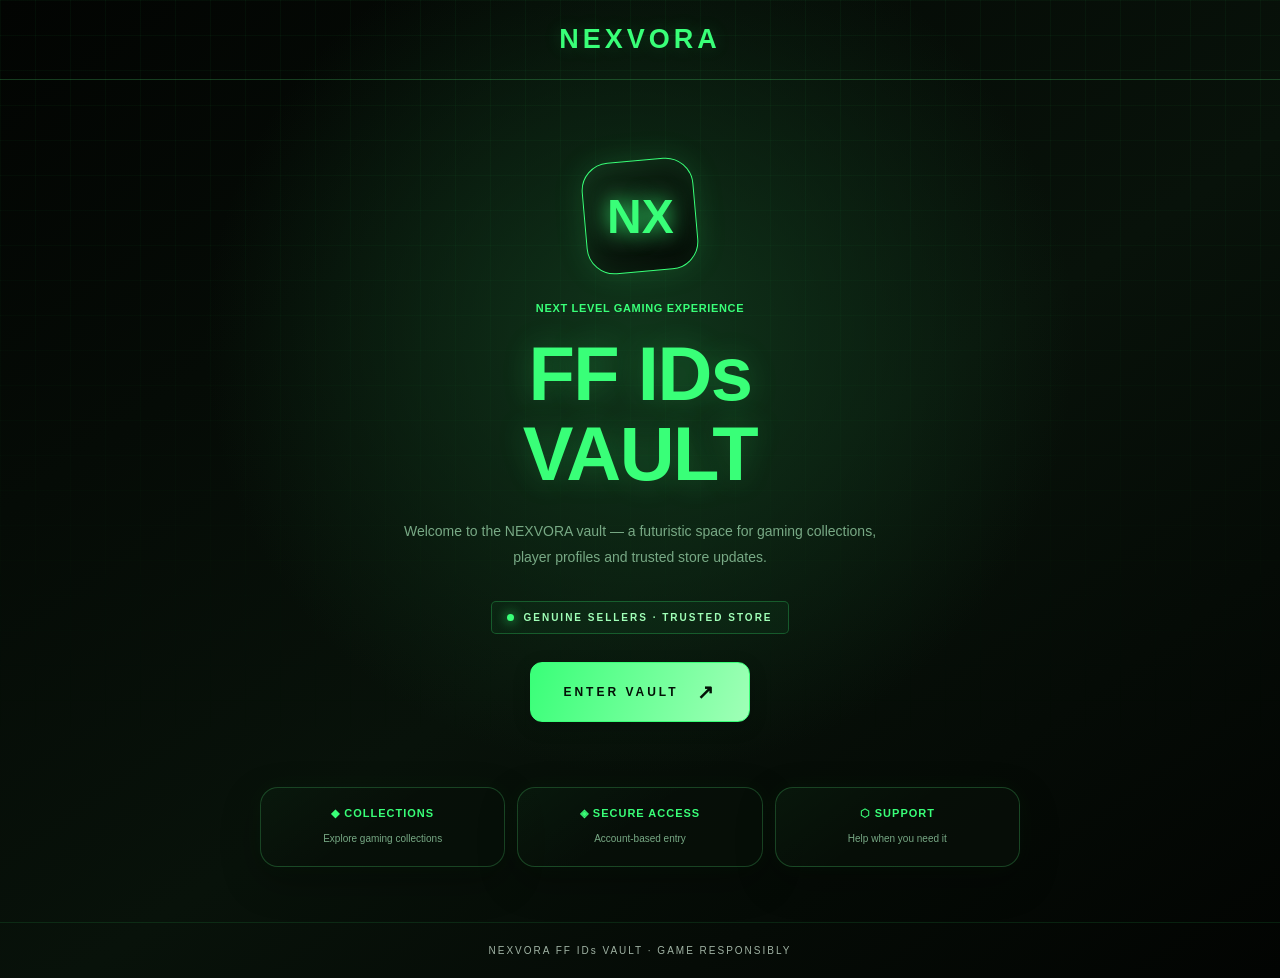
<file: index.html>
<!DOCTYPE html>
<html lang="en">
<head>
  <meta charset="UTF-8">
  <meta name="viewport" content="width=device-width, initial-scale=1.0">
  <meta name="theme-color" content="#050805">
  <title>NEXVORA FF IDs VAULT</title>
  <style>
    :root {
      --bg: #050805;
      --panel: #0b120c;
      --green: #39ff78;
      --green2: #a0ffb7;
      --muted: #78a985;
    }

    * { box-sizing: border-box; }

    body {
      margin: 0;
      min-height: 100vh;
      color: var(--green2);
      background:
        radial-gradient(ellipse at 50% 35%, #10351b 0%, transparent 48%),
        linear-gradient(145deg, #020402, #08120a 55%, #020402);
      font-family: Arial, Helvetica, sans-serif;
      overflow-x: hidden;
    }

    body::before {
      content: "";
      position: fixed;
      inset: 0;
      pointer-events: none;
      background-image:
        linear-gradient(#39ff780a 1px, transparent 1px),
        linear-gradient(90deg, #39ff780a 1px, transparent 1px);
      background-size: 35px 35px;
      mask-image: linear-gradient(to bottom, black, transparent 85%);
    }

    header {
      position: relative;
      display: flex;
      justify-content: center;
      align-items: center;
      padding: 24px 16px;
      border-bottom: 1px solid #39ff7828;
    }

    .brand {
      font-size: clamp(19px, 5vw, 27px);
      font-weight: 900;
      letter-spacing: 4px;
      color: var(--green);
      text-shadow: 0 0 18px #39ff7870;
    }

    .hero {
      position: relative;
      width: min(920px, 100%);
      min-height: 78vh;
      margin: auto;
      padding: 80px 22px 55px;
      display: flex;
      flex-direction: column;
      align-items: center;
      justify-content: center;
      text-align: center;
    }

    .emblem {
      width: 112px;
      height: 112px;
      display: grid;
      place-items: center;
      margin-bottom: 30px;
      border: 1px solid var(--green);
      border-radius: 28px;
      background: linear-gradient(145deg, #102a17, #050805);
      box-shadow: 0 0 30px #39ff7825, inset 0 0 25px #39ff7815;
      transform: rotate(-5deg);
    }

    .emblem span {
      font-size: 48px;
      font-weight: 900;
      color: var(--green);
      text-shadow: 0 0 22px #39ff78;
      transform: rotate(5deg);
    }

    .eyebrow {
      color: var(--green);
      font-size: 11px;
      letter-spacing: 4px;
      font-weight: 800;
      margin-bottom: 20px;
    }

    h1 {
      margin: 0;
      color: var(--green);
      font-size: clamp(36px, 9vw, 76px);
      line-height: 1.05;
      letter-spacing: -2px;
      text-shadow: 0 0 30px #39ff7838;
    }

    h1 span {
      display: block;
      color: #a0ffb7;
    }

    .description {
      max-width: 510px;
      margin: 24px auto 30px;
      color: #78a985;
      font-size: 14px;
      line-height: 1.9;
    }

    .trust {
      display: inline-flex;
      align-items: center;
      gap: 9px;
      margin-bottom: 28px;
      padding: 10px 15px;
      border: 1px solid #39ff7840;
      border-radius: 5px;
      background: #39ff780b;
      color: var(--green2);
      font-size: 10px;
      font-weight: 800;
      letter-spacing: 2px;
    }

    .dot {
      width: 7px;
      height: 7px;
      border-radius: 50%;
      background: var(--green);
      box-shadow: 0 0 12px var(--green);
    }

    .enter {
      display: inline-flex;
      align-items: center;
      justify-content: center;
      gap: 18px;
      min-width: 220px;
      padding: 17px 24px;
      border: 1px solid var(--green);
      border-radius: 5px;
      background: linear-gradient(110deg, #39ff78, #a0ffb7);
      color: #031006;
      text-decoration: none;
      font-size: 12px;
      font-weight: 900;
      letter-spacing: 3px;
      box-shadow: 0 0 25px #39ff7830;
      transition: transform .2s, box-shadow .2s;
    }

    .enter:hover {
      transform: translateY(-3px);
      box-shadow: 0 0 38px #39ff7860;
    }

    .arrow { font-size: 20px; }

    .features {
      position: relative;
      display: grid;
      grid-template-columns: repeat(3, 1fr);
      gap: 12px;
      width: min(760px, 100%);
      margin-top: 65px;
    }

    .feature {
      padding: 19px 10px;
      border: 1px solid #39ff7820;
      border-radius: 7px;
      background: #071009b8;
    }

    .feature strong {
      display: block;
      color: var(--green);
      font-size: 11px;
      letter-spacing: 1px;
      margin-bottom: 8px;
    }

    .feature span {
      color: var(--muted);
      font-size: 10px;
      line-height: 1.6;
    }

    footer {
      position: relative;
      padding: 22px 12px;
      text-align: center;
      border-top: 1px solid #39ff781c;
      color: #52795c;
      font-size: 10px;
      letter-spacing: 2px;
    }

    @media (max-width: 520px) {
      .hero { padding-top: 58px; }
      .features { grid-template-columns: 1fr; max-width: 310px; margin-top: 45px; }
      .feature { padding: 15px; }
      .brand { letter-spacing: 2px; }
    }
  </style>
  <link rel="stylesheet" href="nexvora-elite.css?v=1">
</head>
<body>
  <header>
    <div class="brand">NEXVORA</div>
  </header>

  <main class="hero">
    <div class="emblem"><span>NX</span></div>

    <div class="eyebrow">NEXT LEVEL GAMING EXPERIENCE</div>

    <h1>FF IDs <span>VAULT</span></h1>

    <p class="description">
      Welcome to the NEXVORA vault — a futuristic space for gaming
      collections, player profiles and trusted store updates.
    </p>

    <div class="trust">
      <span class="dot"></span>
      GENUINE SELLERS · TRUSTED STORE
    </div>

    <a class="enter" href="login.html">
      ENTER VAULT <span class="arrow">↗</span>
    </a>

    <section class="features">
      <div class="feature">
        <strong>◆ COLLECTIONS</strong>
        <span>Explore gaming collections</span>
      </div>
      <div class="feature">
        <strong>◈ SECURE ACCESS</strong>
        <span>Account-based entry</span>
      </div>
      <div class="feature">
        <strong>⬡ SUPPORT</strong>
        <span>Help when you need it</span>
      </div>
    </section>
  </main>

  <footer>
    NEXVORA FF IDs VAULT · GAME RESPONSIBLY
  </footer>
</body>
      </html>
</file>
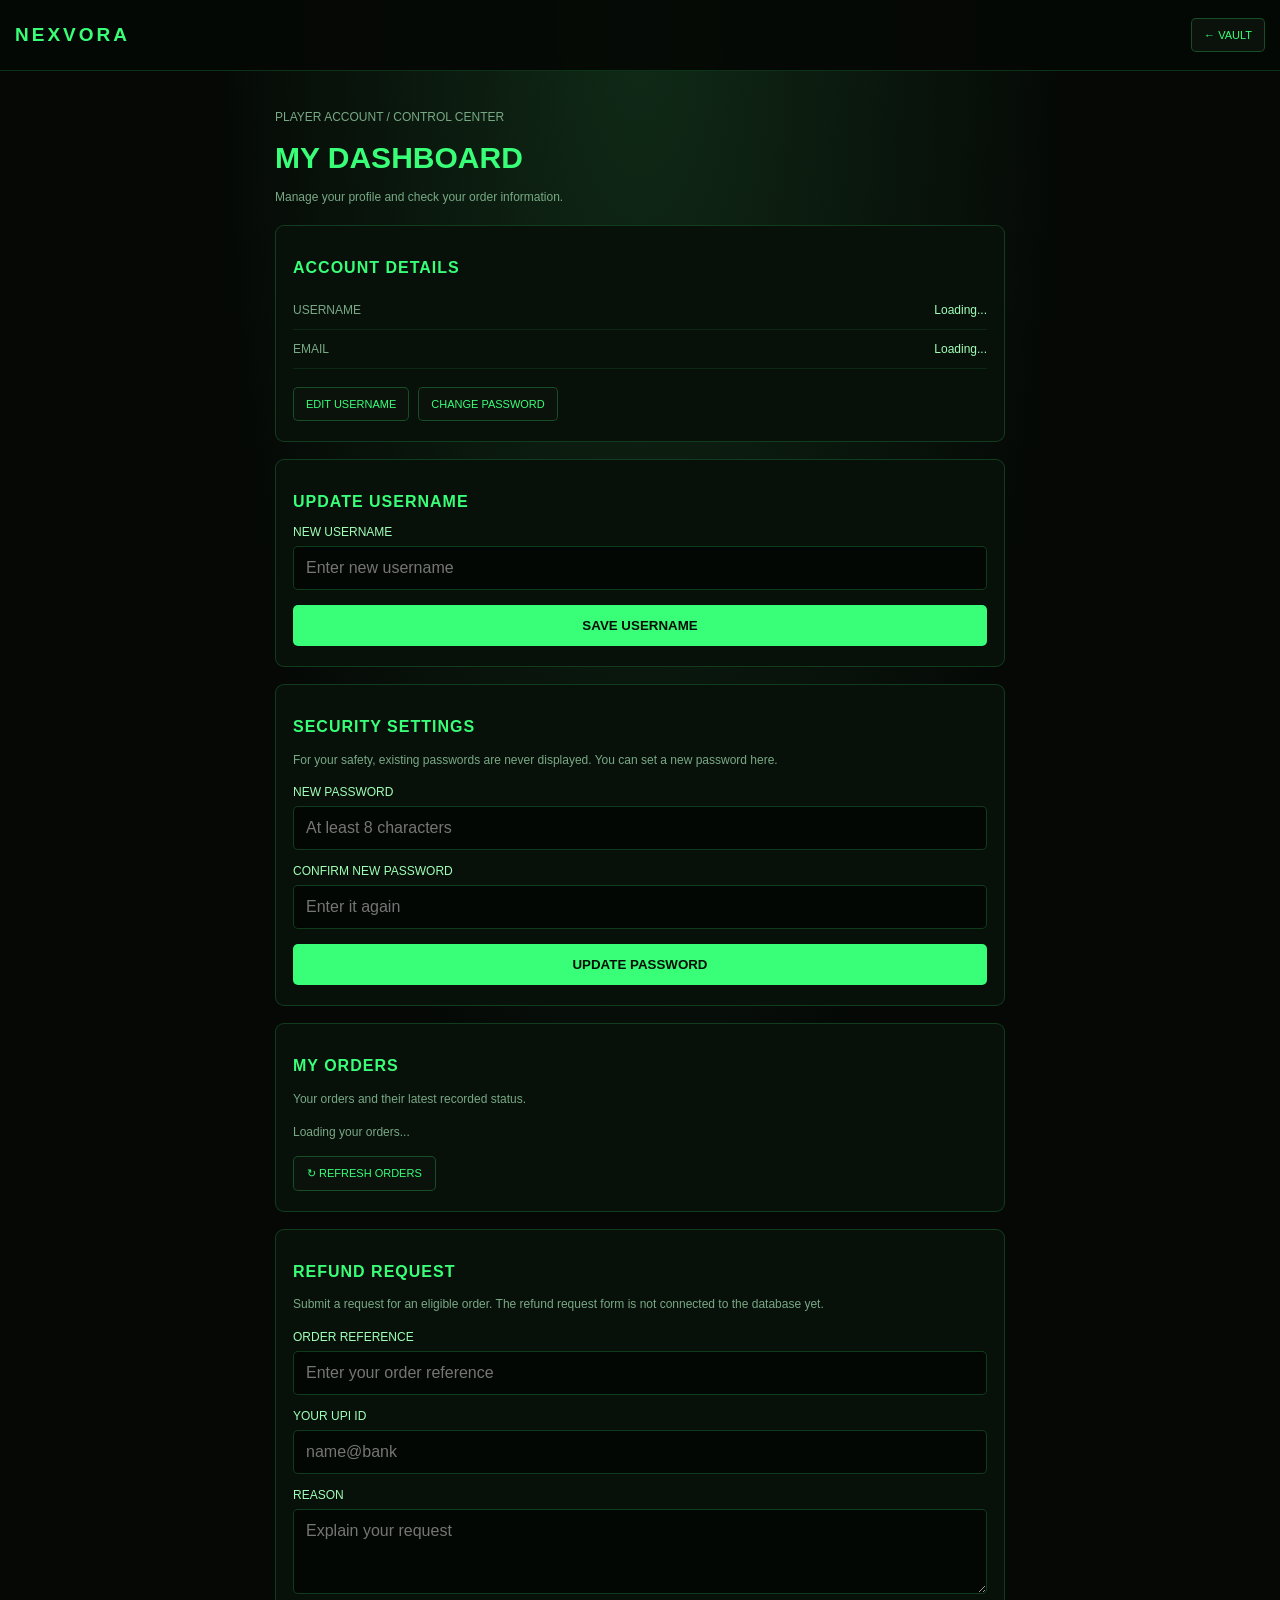
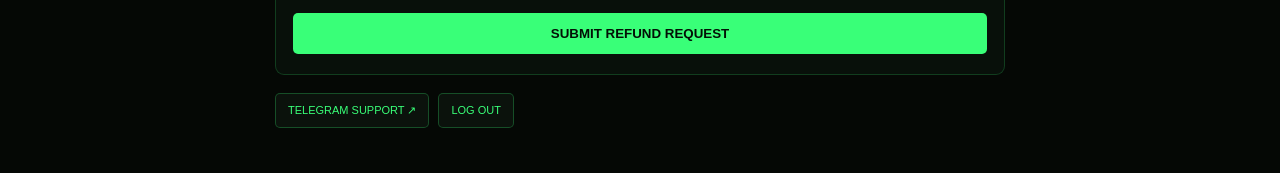
<file: dashboard-1.html>
<!DOCTYPE html>
<html lang="en">
<head>
<meta charset="UTF-8">
<meta name="viewport" content="width=device-width, initial-scale=1">
<meta name="theme-color" content="#050805">
<title>NEXVORA | Dashboard</title>
<style>
:root{--bg:#050805;--panel:#0b120c;--green:#39ff78;--soft:#a0ffb7;--muted:#78a985}
*{box-sizing:border-box}
body{margin:0;background:radial-gradient(ellipse at top,#102a17,transparent 48%),var(--bg);color:var(--soft);font-family:Arial,sans-serif;min-height:100vh}
header{display:flex;justify-content:space-between;align-items:center;gap:10px;padding:18px 15px;border-bottom:1px solid #39ff782b;background:#050805ed}
.brand{font-size:19px;font-weight:900;letter-spacing:3px;color:var(--green)}
button,a{cursor:pointer}
header a,.secondary{color:var(--green);text-decoration:none;background:#0b120c;border:1px solid #39ff7840;border-radius:5px;padding:10px 12px;font-size:11px}
main{width:min(760px,100%);margin:auto;padding:24px 15px 45px}
h1{font-size:30px;color:var(--green);margin:8px 0}
h2{font-size:16px;color:var(--green);letter-spacing:1px}
p{color:var(--muted);font-size:12px;line-height:1.8;overflow-wrap:anywhere}
.panel{margin-top:17px;padding:20px 17px;border:1px solid #39ff7830;border-radius:9px;background:#08100a}
.row{display:flex;justify-content:space-between;gap:12px;padding:12px 0;border-bottom:1px solid #39ff7818;font-size:12px}
.row:last-child{border-bottom:0}
.row span:first-child{color:var(--muted)}
.row span:last-child{color:var(--soft);text-align:right;overflow-wrap:anywhere}
label{display:block;margin:14px 0 7px;font-size:12px;color:var(--soft)}
input,select,textarea{width:100%;padding:12px;border:1px solid #39ff7835;border-radius:5px;background:#030704;color:var(--soft);font:inherit;outline:none}
textarea{min-height:85px;resize:vertical}
input:focus,select:focus,textarea:focus{border-color:var(--green)}
.primary{width:100%;margin-top:15px;padding:13px;border:0;border-radius:5px;background:var(--green);color:#031006;font-weight:900}
.actions{display:flex;flex-wrap:wrap;gap:9px;margin-top:18px}
#message{font-size:12px;line-height:1.8;color:var(--green);overflow-wrap:anywhere}
#orders{color:var(--muted);font-size:12px;line-height:1.8}
.order-card{border:1px solid #39ff7830;border-radius:7px;padding:15px;margin-top:13px;background:#050a06}
.order-head{display:flex;justify-content:space-between;align-items:center;gap:10px;flex-wrap:wrap}
.order-title{font-size:14px;color:var(--soft);font-weight:bold;overflow-wrap:anywhere}
.order-id{font-size:11px;color:var(--muted);margin-top:7px;overflow-wrap:anywhere}
.order-grid{display:grid;grid-template-columns:repeat(2,minmax(0,1fr));gap:10px;margin-top:14px}
.order-stat{padding:10px;border:1px solid #39ff7818;border-radius:5px;min-width:0}
.order-stat small{display:block;color:var(--muted);font-size:10px;margin-bottom:6px}
.order-stat strong{font-size:12px;overflow-wrap:anywhere}
.status{display:inline-block;padding:6px 9px;border:1px solid #39ff7850;border-radius:20px;color:var(--green);font-size:10px;font-weight:bold;text-transform:uppercase}
.status.rejected,.status.cancelled{color:#ff9292;border-color:#ff929255}
.status.pending{color:#ffd980;border-color:#ffd98055}
.status.completed,.status.paid,.status.delivered{color:var(--green)}
.delivery-details{margin-top:14px;border:1px solid #39ff7840;border-radius:6px;overflow:hidden}
.delivery-details h3{margin:0;padding:11px;background:#0b1a0e;color:var(--green);font-size:12px;letter-spacing:1px}
.delivery-table{width:100%;border-collapse:collapse;table-layout:fixed;font-size:12px}
.delivery-table th,.delivery-table td{padding:10px;text-align:left;vertical-align:top;border-top:1px solid #39ff7820;overflow-wrap:anywhere;word-break:break-word}
.delivery-table th{width:42%;color:var(--muted);font-weight:600}
.delivery-table td{color:var(--soft)}
.delivery-time{padding:9px 10px;color:var(--muted);font-size:10px;border-top:1px solid #39ff7820}
.order-date{font-size:10px;color:var(--muted);margin-top:12px}
.refresh{width:auto;margin-top:12px;padding:10px 13px}
.empty{padding:18px 0;color:var(--muted)}
[hidden]{display:none!important}
@media(max-width:380px){.order-grid{grid-template-columns:1fr}.order-head{align-items:flex-start}}
</style>
</head>
<body>
<header>
  <div class="brand">NEXVORA</div>
  <a href="vault.html">← VAULT</a>
</header>

<main>
  <p>PLAYER ACCOUNT / CONTROL CENTER</p>
  <h1>MY DASHBOARD</h1>
  <p>Manage your profile and check your order information.</p>

  <section class="panel">
    <h2>ACCOUNT DETAILS</h2>
    <div class="row"><span>USERNAME</span><span id="currentUsername">Loading...</span></div>
    <div class="row"><span>EMAIL</span><span id="currentEmail">Loading...</span></div>
    <div class="actions">
      <a class="secondary" href="#profileForm">EDIT USERNAME</a>
      <a class="secondary" href="#passwordForm">CHANGE PASSWORD</a>
    </div>
  </section>

  <section class="panel" id="profileForm">
    <h2>UPDATE USERNAME</h2>
    <form id="usernameForm">
      <label for="newUsername">NEW USERNAME</label>
      <input id="newUsername" minlength="3" maxlength="24" required placeholder="Enter new username">
      <button class="primary" type="submit">SAVE USERNAME</button>
    </form>
  </section>

  <section class="panel" id="passwordForm">
    <h2>SECURITY SETTINGS</h2>
    <p>For your safety, existing passwords are never displayed. You can set a new password here.</p>
    <form id="changePasswordForm">
      <label for="newPassword">NEW PASSWORD</label>
      <input id="newPassword" type="password" minlength="8" autocomplete="new-password" required placeholder="At least 8 characters">
      <label for="confirmPassword">CONFIRM NEW PASSWORD</label>
      <input id="confirmPassword" type="password" minlength="8" autocomplete="new-password" required placeholder="Enter it again">
      <button class="primary" type="submit">UPDATE PASSWORD</button>
    </form>
  </section>

  <section class="panel" id="myOrders">
    <h2>MY ORDERS</h2>
    <p>Your orders and their latest recorded status.</p>
    <div id="orders" aria-live="polite">Loading your orders...</div>
    <button class="secondary refresh" id="refreshOrdersBtn" type="button">↻ REFRESH ORDERS</button>
  </section>

  <section class="panel">
    <h2>REFUND REQUEST</h2>
    <p>Submit a request for an eligible order. The refund request form is not connected to the database yet.</p>
    <form id="refundForm">
      <label for="orderId">ORDER REFERENCE</label>
      <input id="orderId" required placeholder="Enter your order reference">
      <label for="upiId">YOUR UPI ID</label>
      <input id="upiId" required maxlength="100" placeholder="name@bank">
      <label for="reason">REASON</label>
      <textarea id="reason" required maxlength="500" placeholder="Explain your request"></textarea>
      <button class="primary" type="submit">SUBMIT REFUND REQUEST</button>
    </form>
  </section>

  <div id="message" role="status" aria-live="polite"></div>
  <div class="actions">
    <a class="secondary" href="https://t.me/NEXVORA_X" target="_blank" rel="noopener noreferrer">TELEGRAM SUPPORT ↗</a>
    <button class="secondary" id="logoutBtn" type="button">LOG OUT</button>
  </div>
</main>

<script type="module">
import { createClient } from 'https://esm.sh/@supabase/supabase-js@2';

const supabase = createClient(
  'https://eggcveabpqldhcpzcmcr.supabase.co',
  'sb_publishable_IVWNe_8YmgLmaXUHOymn1Q_t7Kso8Bd'
);

const message = document.getElementById('message');
const ordersContainer = document.getElementById('orders');
let currentUser = null;

function escapeHTML(value) {
  return String(value ?? '').replace(/[&<>"']/g, char => ({
    '&':'&amp;',
    '<':'&lt;',
    '>':'&gt;',
    '"':'&quot;',
    "'":'&#39;'
  })[char]);
}

function formatDate(value) {
  if (!value) return 'Not available';
  const date = new Date(value);
  if (Number.isNaN(date.getTime())) return 'Not available';
  return date.toLocaleString(undefined, {
    year: 'numeric',
    month: 'short',
    day: 'numeric',
    hour: 'numeric',
    minute: '2-digit'
  });
}

function statusClass(status) {
  const normalized = String(status || '').toLowerCase();
  if (['pending','paid','rejected','cancelled','completed','delivered'].includes(normalized)) {
    return normalized;
  }
  return '';
}

async function loadOrders() {
  if (!currentUser) {
    ordersContainer.textContent = 'Please log in to view your orders.';
    return;
  }

  ordersContainer.textContent = 'Loading your orders...';
  document.getElementById('refreshOrdersBtn').disabled = true;

  try {
    const { data, error } = await supabase
      .from('orders')
      .select('id, listing_title, amount, status, created_at')
      .eq('user_id', currentUser.id)
      .order('created_at', { ascending: false });

    if (error) throw error;

    if (!data || data.length === 0) {
      ordersContainer.innerHTML =
        '<div class="empty">No orders found yet. Your orders will appear here after an order is created.</div>';
      return;
    }

    // Delivery details are customer-readable only for the signed-in user's own orders (RLS).
    const deliveredIds = data.filter(order => String(order.status || '').toLowerCase() === 'delivered').map(order => order.id);
    let deliveryByOrder = new Map();
    if (deliveredIds.length) {
      const { data: deliveryRows, error: deliveryError } = await supabase
        .from('order_delivery_details')
        .select('order_id, fields, delivered_at')
        .in('order_id', deliveredIds);
      if (deliveryError) {
        console.error('Delivery details loading failed:', deliveryError);
      } else {
        deliveryByOrder = new Map((deliveryRows || []).map(row => [String(row.order_id), row]));
      }
    }

    ordersContainer.innerHTML = data.map(order => {
      const id = escapeHTML(order.id);
      const title = escapeHTML(order.listing_title || 'Vault item');
      const amount = Number(order.amount);
      const price = Number.isFinite(amount)
        ? '₹' + amount.toLocaleString('en-IN', { maximumFractionDigits: 2 })
        : 'Not available';
      const status = String(order.status || 'unknown');
      const statusText = escapeHTML(status.replace(/_/g, ' '));
      const cssStatus = statusClass(status);
      const date = escapeHTML(formatDate(order.created_at));
      const delivery = deliveryByOrder.get(String(order.id));
      let deliveryHTML = '';
      if (status.toLowerCase() === 'delivered') {
        const fields = Array.isArray(delivery?.fields) ? delivery.fields : [];
        if (fields.length) {
          const rowsHTML = fields.map(field => {
            const label = String(field?.label ?? '').trim();
            const value = String(field?.value ?? '').trim();
            if (!label && !value) return '';
            return `<tr><th scope="row">${escapeHTML(label || 'DETAIL')}</th><td>${escapeHTML(value || '—')}</td></tr>`;
          }).join('');
          deliveryHTML = `<section class="delivery-details"><h3>ACCOUNT DELIVERY DETAILS</h3><table class="delivery-table"><tbody>${rowsHTML}</tbody></table>${delivery?.delivered_at ? `<div class="delivery-time">DELIVERED: ${escapeHTML(formatDate(delivery.delivered_at))}</div>` : ''}</section>`;
        } else {
          deliveryHTML = '<div class="delivery-details"><h3>ACCOUNT DELIVERY DETAILS</h3><div class="delivery-time">Delivery details are not available yet. Please refresh shortly or contact support.</div></div>';
        }
      }

      return `
        <article class="order-card">
          <div class="order-head">
            <div class="order-title">${title}</div>
            <span class="status ${cssStatus}">${statusText}</span>
          </div>
          <div class="order-id">ORDER ID: #${id}</div>
          <div class="order-grid">
            <div class="order-stat">
              <small>ORDER AMOUNT</small>
              <strong>${escapeHTML(price)}</strong>
            </div>
            <div class="order-stat">
              <small>ORDER STATUS</small>
              <strong>${statusText}</strong>
            </div>
          </div>
          <div class="order-date">ORDER DATE: ${date}</div>
          ${deliveryHTML}
        </article>
      `;
    }).join('');
  } catch (error) {
    console.error('Order loading failed:', error);
    ordersContainer.textContent =
      'Orders could not be loaded. Please refresh and try again.';
  } finally {
    document.getElementById('refreshOrdersBtn').disabled = false;
  }
}

async function init() {
  const { data, error } = await supabase.auth.getSession();

  if (error || !data.session) {
    window.location.replace('login.html');
    return;
  }

  currentUser = data.session.user;
  document.getElementById('currentEmail').textContent =
    currentUser.email || 'Not available';

  const { data: profile, error: profileError } = await supabase
    .from('profiles')
    .select('username')
    .eq('id', currentUser.id)
    .maybeSingle();

  if (profileError) {
    document.getElementById('currentUsername').textContent = 'Unavailable';
    message.textContent = 'Profile could not be loaded. You can still check your orders.';
  } else {
    const username = profile?.username ||
      currentUser.user_metadata?.username || 'Player';

    document.getElementById('currentUsername').textContent = username;
    document.getElementById('newUsername').value = username;
  }

  await loadOrders();
}

document.getElementById('refreshOrdersBtn').addEventListener('click', loadOrders);

document.getElementById('usernameForm').addEventListener('submit', async event => {
  event.preventDefault();
  if (!currentUser) return;

  const username = document.getElementById('newUsername').value.trim();
  if (username.length < 3) {
    message.textContent = 'Username must contain at least 3 characters.';
    return;
  }

  message.textContent = 'Saving username...';

  const { error } = await supabase
    .from('profiles')
    .update({ username })
    .eq('id', currentUser.id);

  if (error) {
    message.textContent = error.code === '23505'
      ? 'That username is already taken. Please choose another.'
      : 'Username could not be saved. Please try again.';
    return;
  }

  const { error: authError } = await supabase.auth.updateUser({
    data: { username }
  });

  document.getElementById('currentUsername').textContent = username;
  message.textContent = authError
    ? 'Username saved to profile. Account display may update after signing in again.'
    : 'Username updated successfully.';
});

document.getElementById('changePasswordForm').addEventListener('submit', async event => {
  event.preventDefault();

  const password = document.getElementById('newPassword').value;
  const confirm = document.getElementById('confirmPassword').value;

  if (password.length < 8) {
    message.textContent = 'Password must contain at least 8 characters.';
    return;
  }
  if (password !== confirm) {
    message.textContent = 'Passwords do not match.';
    return;
  }

  const { error } = await supabase.auth.updateUser({ password });

  if (error) {
    message.textContent = 'Password update failed. Please try again.';
    return;
  }

  document.getElementById('changePasswordForm').reset();
  message.textContent = 'Password updated successfully.';
});

document.getElementById('refundForm').addEventListener('submit', event => {
  event.preventDefault();
  message.textContent =
    'Refund requests are not connected yet. Your request was not submitted.';
});

document.getElementById('logoutBtn').addEventListener('click', async () => {
  const { error } = await supabase.auth.signOut();

  if (error) {
    message.textContent = 'Logout failed. Please try again.';
    return;
  }

  window.location.replace('index.html');
});

init();
</script>
</body>
</html>
</file>
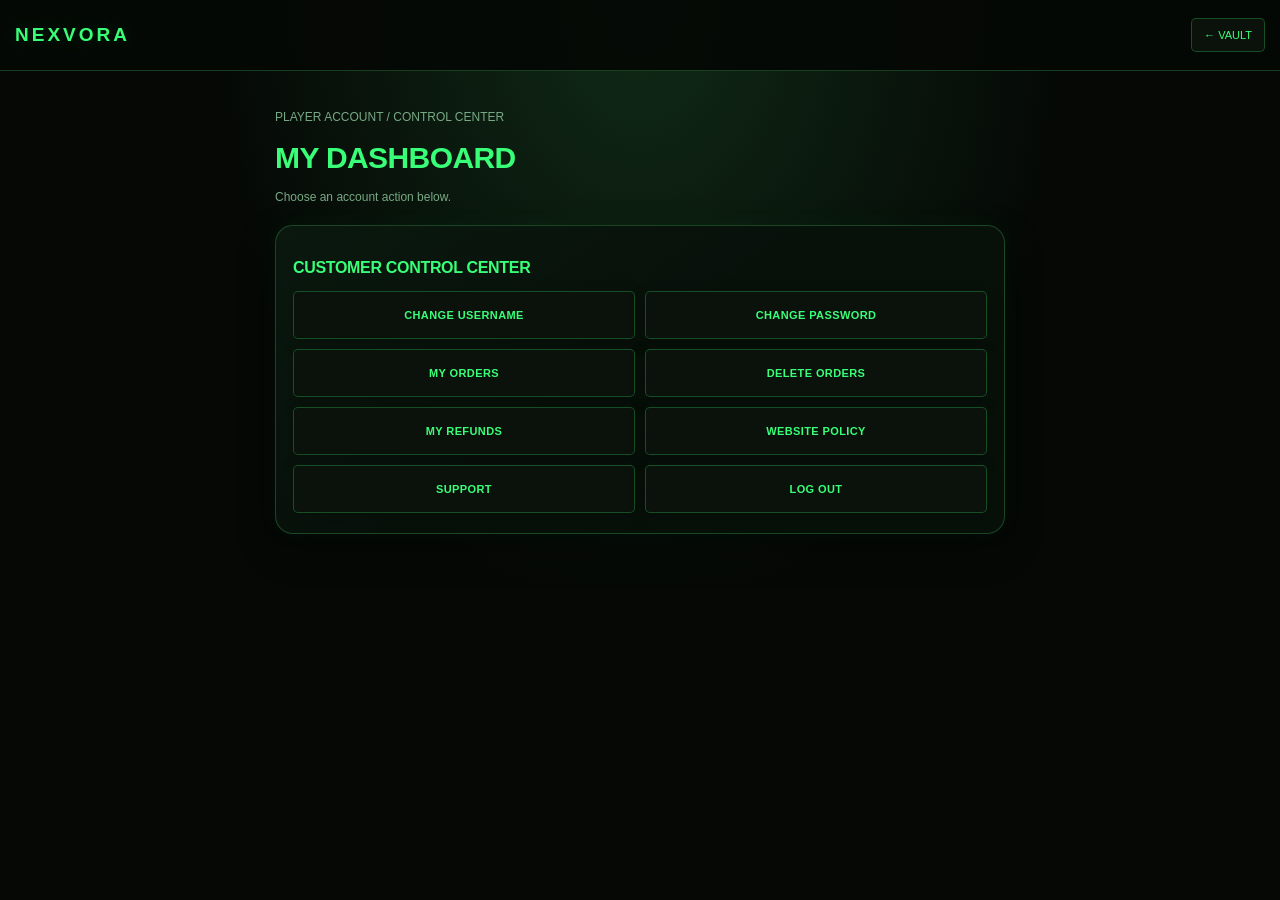
<file: dashboard.html>
<!DOCTYPE html>
<html lang="en">
<head>
<meta charset="UTF-8">
<meta name="viewport" content="width=device-width, initial-scale=1">
<meta name="theme-color" content="#050805">
<title>NEXVORA | Dashboard</title>
<style>
:root{--bg:#050805;--panel:#0b120c;--green:#39ff78;--soft:#a0ffb7;--muted:#78a985}
*{box-sizing:border-box}
body{margin:0;background:radial-gradient(ellipse at top,#102a17,transparent 48%),var(--bg);color:var(--soft);font-family:Arial,sans-serif;min-height:100vh}
header{display:flex;justify-content:space-between;align-items:center;gap:10px;padding:18px 15px;border-bottom:1px solid #39ff782b;background:#050805ed}
.brand{font-size:19px;font-weight:900;letter-spacing:3px;color:var(--green)}
button,a{cursor:pointer}
header a,.secondary{color:var(--green);text-decoration:none;background:#0b120c;border:1px solid #39ff7840;border-radius:5px;padding:10px 12px;font-size:11px}
main{width:min(760px,100%);margin:auto;padding:24px 15px 45px}
h1{font-size:30px;color:var(--green);margin:8px 0}
h2{font-size:16px;color:var(--green);letter-spacing:1px}
p{color:var(--muted);font-size:12px;line-height:1.8;overflow-wrap:anywhere}
.panel{margin-top:17px;padding:20px 17px;border:1px solid #39ff7830;border-radius:9px;background:#08100a}
.row{display:flex;justify-content:space-between;gap:12px;padding:12px 0;border-bottom:1px solid #39ff7818;font-size:12px}
.row:last-child{border-bottom:0}
.row span:first-child{color:var(--muted)}
.row span:last-child{color:var(--soft);text-align:right;overflow-wrap:anywhere}
label{display:block;margin:14px 0 7px;font-size:12px;color:var(--soft)}
input,select,textarea{width:100%;padding:12px;border:1px solid #39ff7835;border-radius:5px;background:#030704;color:var(--soft);font:inherit;outline:none}
textarea{min-height:85px;resize:vertical}
input:focus,select:focus,textarea:focus{border-color:var(--green)}
.primary{width:100%;margin-top:15px;padding:13px;border:0;border-radius:5px;background:var(--green);color:#031006;font-weight:900}
.actions{display:flex;flex-wrap:wrap;gap:9px;margin-top:18px}
.dashboard-actions{display:grid;grid-template-columns:repeat(2,minmax(0,1fr));gap:10px}
.dashboard-actions button{width:100%;min-height:48px;font-weight:800;letter-spacing:.4px}
@media(max-width:380px){.dashboard-actions{grid-template-columns:1fr}}
#message{font-size:12px;line-height:1.8;color:var(--green);overflow-wrap:anywhere}
#orders{color:var(--muted);font-size:12px;line-height:1.8}
.order-card{border:1px solid #39ff7830;border-radius:7px;padding:15px;margin-top:13px;background:#050a06}
.order-head{display:flex;justify-content:space-between;align-items:center;gap:10px;flex-wrap:wrap}
.order-title{font-size:14px;color:var(--soft);font-weight:bold;overflow-wrap:anywhere}
.order-id{font-size:11px;color:var(--muted);margin-top:7px;overflow-wrap:anywhere}
.order-grid{display:grid;grid-template-columns:repeat(2,minmax(0,1fr));gap:10px;margin-top:14px}
.order-stat{padding:10px;border:1px solid #39ff7818;border-radius:5px;min-width:0}
.order-stat small{display:block;color:var(--muted);font-size:10px;margin-bottom:6px}
.order-stat strong{font-size:12px;overflow-wrap:anywhere}
.status{display:inline-block;padding:6px 9px;border:1px solid #39ff7850;border-radius:20px;color:var(--green);font-size:10px;font-weight:bold;text-transform:uppercase}
.status.rejected,.status.cancelled{color:#ff9292;border-color:#ff929255}
.status.pending{color:#ffd980;border-color:#ffd98055}
.status.completed,.status.paid,.status.delivered{color:var(--green)}
.delivery-details{margin-top:14px;border:1px solid #39ff7840;border-radius:6px;overflow:hidden}
.delivery-details h3{margin:0;padding:11px;background:#0b1a0e;color:var(--green);font-size:12px;letter-spacing:1px}
.delivery-table{width:100%;border-collapse:collapse;table-layout:fixed;font-size:12px}
.delivery-table th,.delivery-table td{padding:10px;text-align:left;vertical-align:top;border-top:1px solid #39ff7820;overflow-wrap:anywhere;word-break:break-word}
.delivery-table th{width:42%;color:var(--muted);font-weight:600}
.delivery-table td{color:var(--soft)}
.delivery-time{padding:9px 10px;color:var(--muted);font-size:10px;border-top:1px solid #39ff7820}
.order-date{font-size:10px;color:var(--muted);margin-top:12px}
.refresh{width:auto;margin-top:12px;padding:10px 13px}
.empty{padding:18px 0;color:var(--muted)}
.panel{animation:panelIn .22s ease-out}
@keyframes panelIn{from{opacity:0;transform:translateY(8px)}to{opacity:1;transform:translateY(0)}}
.loading-pulse{animation:pulse 1.1s ease-in-out infinite alternate}
@keyframes pulse{from{opacity:.55}to{opacity:1}}
@media(prefers-reduced-motion:reduce){.panel,.loading-pulse{animation:none}}
[hidden]{display:none!important}
@media(max-width:380px){.order-grid{grid-template-columns:1fr}.order-head{align-items:flex-start}}
</style>
  <link rel="stylesheet" href="nexvora-elite.css?v=1">
</head>
<body>
<header>
  <div class="brand">NEXVORA</div>
  <a href="vault.html">← VAULT</a>
</header>

<main>
  <p>PLAYER ACCOUNT / CONTROL CENTER</p>
  <h1>MY DASHBOARD</h1>
  <p>Choose an account action below.</p>

  <section class="panel" id="dashboardMenu">
    <h2>CUSTOMER CONTROL CENTER</h2>
    <div class="dashboard-actions">
      <button class="secondary" type="button" data-open-panel="profileForm">CHANGE USERNAME</button>
      <button class="secondary" type="button" data-open-panel="passwordForm">CHANGE PASSWORD</button>
      <button class="secondary" type="button" data-open-panel="myOrders">MY ORDERS</button>
      <button class="secondary" type="button" data-open-panel="myOrders">DELETE ORDERS</button>
      <button class="secondary" type="button" data-open-panel="refundPanel">MY REFUNDS</button>
      <button class="secondary" type="button" data-open-panel="policyPanel">WEBSITE POLICY</button>
      <button class="secondary" type="button" data-open-panel="supportPanel">SUPPORT</button>
      <button class="secondary" type="button" data-logout>LOG OUT</button>
    </div>
    <p id="accountPolicyNotice" hidden role="status" aria-live="polite"></p>
  </section>

  <section class="panel" id="accountDetails" hidden>
    <h2>ACCOUNT DETAILS</h2>
    <div class="row"><span>USERNAME</span><span id="currentUsername">Loading...</span></div>
    <div class="row"><span>EMAIL</span><span id="currentEmail">Loading...</span></div>
    <div class="actions">
      <a class="secondary" href="#profileForm">EDIT USERNAME</a>
      <a class="secondary" href="#passwordForm">CHANGE PASSWORD</a>
    </div>
  </section>

  <section class="panel" id="profileForm" hidden>
    <h2>UPDATE USERNAME</h2>
    <form id="usernameForm">
      <label for="newUsername">NEW USERNAME</label>
      <input id="newUsername" minlength="3" maxlength="24" required placeholder="Enter new username">
      <button class="primary" type="submit">SAVE USERNAME</button>
    </form>
  </section>

  <section class="panel" id="passwordForm" hidden>
    <h2>SECURITY SETTINGS</h2>
    <p>For your safety, existing passwords are never displayed. You can set a new password here.</p>
    <form id="changePasswordForm">
      <label for="newPassword">NEW PASSWORD</label>
      <input id="newPassword" type="password" minlength="8" autocomplete="new-password" required placeholder="At least 8 characters">
      <label for="confirmPassword">CONFIRM NEW PASSWORD</label>
      <input id="confirmPassword" type="password" minlength="8" autocomplete="new-password" required placeholder="Enter it again">
      <button class="primary" type="submit">UPDATE PASSWORD</button>
    </form>
  </section>

  <section class="panel" id="myOrders" hidden>
    <h2>MY ORDERS</h2>
    <p>Your orders and their latest recorded status.</p>
    <div id="orders" aria-live="polite">Loading your orders...</div>
    <button class="secondary refresh" id="refreshOrdersBtn" type="button">↻ REFRESH ORDERS</button>
  </section>

  <section class="panel" id="refundPanel" hidden>
    <h2>VERIFY ORDER UTR</h2>
    <p>Enter the UTR used for your payment. We will match it only against payment records belonging to your signed-in account. Never share your password or OTP.</p>
    <form id="utrVerifyForm">
      <label for="refundUtr">PAYMENT UTR / TRANSACTION REFERENCE</label>
      <input id="refundUtr" required maxlength="120" autocomplete="off" placeholder="Enter the exact UTR used for this order">
      <button class="primary" id="verifyUtrBtn" type="submit">VERIFY UTR</button>
    </form>
    <article class="order-card" id="verifiedOrderCard" hidden aria-live="polite"></article>
    <form id="refundForm" hidden>
      <p>Check the order details above, then submit your request. Refund requests are reviewed by the admin; approval does not mean money has already been transferred.</p>
      <label for="upiId">REFUND UPI ID</label>
      <input id="upiId" required maxlength="100" placeholder="name@bank">
      <label for="reason">REASON FOR REFUND</label>
      <textarea id="reason" required maxlength="500" placeholder="Explain your request"></textarea>
      <button class="primary" id="submitRefundBtn" type="submit">REQUEST REFUND</button>
    </form>
  </section>

  <section class="panel" id="refundHistoryPanel" hidden>
    <h2>REFUND HISTORY</h2>
    <div id="refundHistory" aria-live="polite">Tap refresh to load refund history.</div>
    <button class="secondary refresh" id="refreshRefundsBtn" type="button">↻ REFRESH REFUNDS</button>
  </section>

  <section class="panel" id="policyPanel" hidden>
    <h2 id="policyTitle">WEBSITE POLICY</h2>
    <div id="policyText" aria-live="polite"><p>Loading current website policy…</p></div>
    <h3>YOUR POLICY HISTORY</h3>
    <div id="policyEvents" aria-live="polite">No policy notices loaded.</div>
  </section>

  <section class="panel" id="supportPanel" hidden>
    <h2>SUPPORT</h2>
    <p>Contact official NEXVORA support if an order, payment, or refund needs attention.</p>
    <a class="secondary" href="https://t.me/NEXVORA_X" target="_blank" rel="noopener noreferrer">OPEN TELEGRAM SUPPORT ↗</a>
  </section>

  <div id="message" role="status" aria-live="polite"></div>
  <div class="actions" id="footerActions" hidden>
    <button class="secondary" id="backToMenuBtn" type="button">← BACK TO DASHBOARD</button>
    <button class="secondary" id="logoutBtn" type="button">LOG OUT</button>
  </div>
</main>

<script type="module">
import { createClient } from 'https://esm.sh/@supabase/supabase-js@2';

const supabase = createClient(
  'https://eggcveabpqldhcpzcmcr.supabase.co',
  'sb_publishable_IVWNe_8YmgLmaXUHOymn1Q_t7Kso8Bd'
);

const message = document.getElementById('message');
const ordersContainer = document.getElementById('orders');
let currentUser = null;
let accountControlStatus = 'active';

function escapeHTML(value) {
  return String(value ?? '').replace(/[&<>"']/g, char => ({
    '&':'&amp;',
    '<':'&lt;',
    '>':'&gt;',
    '"':'&quot;',
    "'":'&#39;'
  })[char]);
}

function formatDate(value) {
  if (!value) return 'Not available';
  const date = new Date(value);
  if (Number.isNaN(date.getTime())) return 'Not available';
  return date.toLocaleString(undefined, {
    year: 'numeric',
    month: 'short',
    day: 'numeric',
    hour: 'numeric',
    minute: '2-digit'
  });
}

function statusClass(status) {
  const normalized = String(status || '').toLowerCase();
  if (['pending','paid','rejected','cancelled','completed','delivered'].includes(normalized)) {
    return normalized;
  }
  return '';
}

async function loadOrders() {
  if (!currentUser) {
    ordersContainer.textContent = 'Please log in to view your orders.';
    return;
  }

  ordersContainer.textContent = 'Loading your orders...';
  document.getElementById('refreshOrdersBtn').disabled = true;

  try {
    const { data, error } = await supabase
      .from('orders')
      .select('id, listing_title, amount, status, created_at')
      .eq('user_id', currentUser.id)
      .order('created_at', { ascending: false });

    if (error) throw error;

    if (!data || data.length === 0) {
      ordersContainer.innerHTML =
        '<div class="empty">No orders found yet. Your orders will appear here after an order is created.</div>';
      return;
    }

    // Delivery details are customer-readable only for the signed-in user's own orders (RLS).
    const deliveredIds = data.filter(order => String(order.status || '').toLowerCase() === 'delivered').map(order => order.id);
    let deliveryByOrder = new Map();
    if (deliveredIds.length) {
      const { data: deliveryRows, error: deliveryError } = await supabase
        .from('order_delivery_details')
        .select('order_id, fields, delivered_at')
        .in('order_id', deliveredIds);
      if (deliveryError) {
        console.error('Delivery details loading failed:', deliveryError);
      } else {
        deliveryByOrder = new Map((deliveryRows || []).map(row => [String(row.order_id), row]));
      }
    }

    ordersContainer.innerHTML = data.map(order => {
      const id = escapeHTML(order.id);
      const title = escapeHTML(order.listing_title || 'Vault item');
      const amount = Number(order.amount);
      const price = Number.isFinite(amount)
        ? '₹' + amount.toLocaleString('en-IN', { maximumFractionDigits: 2 })
        : 'Not available';
      const status = String(order.status || 'unknown');
      const statusText = escapeHTML(status.replace(/_/g, ' '));
      const cssStatus = statusClass(status);
      const date = escapeHTML(formatDate(order.created_at));
      const delivery = deliveryByOrder.get(String(order.id));
      let deliveryHTML = '';
      if (status.toLowerCase() === 'delivered') {
        const fields = Array.isArray(delivery?.fields) ? delivery.fields : [];
        if (fields.length) {
          const rowsHTML = fields.map(field => {
            const label = String(field?.label ?? '').trim();
            const value = String(field?.value ?? '').trim();
            if (!label && !value) return '';
            return `<tr><th scope="row">${escapeHTML(label || 'DETAIL')}</th><td>${escapeHTML(value || '—')}</td></tr>`;
          }).join('');
          deliveryHTML = `<section class="delivery-details"><h3>ACCOUNT DELIVERY DETAILS</h3><table class="delivery-table"><tbody>${rowsHTML}</tbody></table>${delivery?.delivered_at ? `<div class="delivery-time">DELIVERED: ${escapeHTML(formatDate(delivery.delivered_at))}</div>` : ''}</section>`;
        } else {
          deliveryHTML = '<div class="delivery-details"><h3>ACCOUNT DELIVERY DETAILS</h3><div class="delivery-time">Delivery details are not available yet. Please refresh shortly or contact support.</div></div>';
        }
      }

      return `
        <article class="order-card">
          <div class="order-head">
            <div class="order-title">${title}</div>
            <span class="status ${cssStatus}">${statusText}</span>
          </div>
          <div class="order-id">ORDER ID: #${id}</div>
          <div class="order-grid">
            <div class="order-stat">
              <small>ORDER AMOUNT</small>
              <strong>${escapeHTML(price)}</strong>
            </div>
            <div class="order-stat">
              <small>ORDER STATUS</small>
              <strong>${statusText}</strong>
            </div>
          </div>
          <div class="order-date">ORDER DATE: ${date}</div>
          ${deliveryHTML}
          <button class="secondary order-delete" type="button" data-delete-order="${id}">DELETE ORDER</button>
        </article>
      `;
    }).join('');
  } catch (error) {
    console.error('Order loading failed:', error);
    ordersContainer.textContent =
      'Orders could not be loaded. Please refresh and try again.';
  } finally {
    document.getElementById('refreshOrdersBtn').disabled = false;
  }
}

async function loadPolicyPanel() {
  const title = document.getElementById('policyTitle');
  const body = document.getElementById('policyText');
  const events = document.getElementById('policyEvents');
  title.textContent = 'WEBSITE POLICY'; body.textContent = 'Loading current policy…'; events.textContent = 'Loading policy notices…';
  const { data, error } = await supabase.from('site_policies').select('title,body,updated_at').eq('id',1).maybeSingle();
  body.replaceChildren();
  const defaultPolicy = `NEXVORA WEBSITE, PAYMENT & REFUND POLICY\n\n1. Accurate information: Customers must provide correct account, order and payment details. Never share passwords or OTPs with anyone.\n\n2. Payments: Pay only the amount shown for the selected listing using the payment instructions displayed on the official website. Keep the UTR/transaction reference for your records. A submitted UTR is not proof of payment until the payment is matched and approved by the admin.\n\n3. Order verification: Refund requests can be submitted only for an order linked to the signed-in customer and an approved payment record. The website checks the UTR against the customer's own payment record.\n\n4. Refund review: A request is reviewed by the admin. Approval of a request does not mean the refund has already been transferred. The admin should update the status only when the relevant review or transfer step has actually occurred. If more information is needed, contact official support.\n\n5. No refund-unlock fee: NEXVORA does not require an extra upfront processing fee to unlock, release or guarantee a refund. Do not pay anyone claiming that an additional payment is required to release your existing refund.\n\n6. Eligibility and exclusions: Requests may be declined where the order is not eligible, payment cannot be verified, details conflict, or the same order already has an active refund request. Digital goods already delivered or transferred may need individual review.\n\n7. Timelines: Review and bank/UPI processing times can vary. No fixed refund time is guaranteed unless confirmed by official support in writing.\n\n8. Support and fraud prevention: Use only the support link shown on the official website. Keep payment records and never send passwords, OTPs or full banking credentials.\n\n9. Policy updates: The latest policy published in the admin panel applies to future requests. Contact official support if anything is unclear.`;
  if (error || !data) {
    title.textContent = 'NEXVORA WEBSITE & REFUND POLICY';
    const para = document.createElement('p'); para.style.whiteSpace = 'pre-wrap'; para.textContent = defaultPolicy; body.appendChild(para);
    if (error) { const note=document.createElement('p'); note.textContent='Showing the built-in policy because the saved policy could not be loaded.'; body.appendChild(note); }
  } else {
    title.textContent = data.title || 'WEBSITE POLICY';
    const para = document.createElement('p'); para.style.whiteSpace = 'pre-wrap'; para.textContent = data.body || defaultPolicy; body.appendChild(para);
    if (data.updated_at) { const date = document.createElement('p'); date.textContent = 'Last updated: ' + formatDate(data.updated_at); body.appendChild(date); }
  }
  const { data: history, error: historyError } = await supabase.from('customer_policy_events').select('event_type,rule_title,message,created_at').eq('user_id',currentUser.id).order('created_at',{ascending:false}).limit(30);
  events.replaceChildren();
  if (historyError) { events.textContent = 'Policy notices could not load.'; return; }
  if (!history?.length) { events.textContent = 'No policy notices on this account.'; return; }
  history.forEach(item => { const card=document.createElement('article'); card.className='order-card'; const h=document.createElement('div'); h.className='order-title'; h.textContent=(item.event_type||'notice').toUpperCase()+' · '+(item.rule_title||'Policy notice'); const p=document.createElement('p'); p.textContent=item.message||''; const d=document.createElement('div'); d.className='order-date'; d.textContent=formatDate(item.created_at); card.append(h,p,d); events.appendChild(card); });
}

async function checkAccountControl() {
  const { data, error } = await supabase.from('customer_account_controls').select('status,warning_count,admin_note').eq('user_id',currentUser.id).maybeSingle();
  const notice = document.getElementById('accountPolicyNotice');
  if (error) { notice.hidden = false; notice.textContent = 'Account policy status could not be checked. Some account actions may be unavailable; contact support if needed.'; return; }
  accountControlStatus = data?.status || 'active';
  if (accountControlStatus === 'warned') {
    notice.hidden = false; notice.textContent = `POLICY WARNING: ${data?.admin_note || 'Please follow the website policy.'} A repeated warning may result in a ban.`;
  } else if (accountControlStatus === 'banned') {
    notice.hidden = false; notice.textContent = 'ACCOUNT RESTRICTED: ' + (data?.admin_note || 'This account is restricted from protected website actions.') + ' Contact support if you believe this is a mistake.';
    document.querySelectorAll('[data-open-panel]').forEach(button => { if (!['policyPanel','supportPanel'].includes(button.getAttribute('data-open-panel'))) button.disabled = true; });
  } else { notice.hidden = true; }
}

async function init() {
  const { data, error } = await supabase.auth.getSession();

  if (error || !data.session) {
    window.location.replace('login.html');
    return;
  }

  currentUser = data.session.user;
  await checkAccountControl();
  document.getElementById('currentEmail').textContent =
    currentUser.email || 'Not available';

  const { data: profile, error: profileError } = await supabase
    .from('profiles')
    .select('username')
    .eq('id', currentUser.id)
    .maybeSingle();

  if (profileError) {
    document.getElementById('currentUsername').textContent = 'Unavailable';
    message.textContent = 'Profile could not be loaded. You can still check your orders.';
  } else {
    const username = profile?.username ||
      currentUser.user_metadata?.username || 'Player';

    document.getElementById('currentUsername').textContent = username;
    document.getElementById('newUsername').value = username;
  }

  // Data sections are intentionally loaded only after the customer taps their buttons.
}

document.getElementById('refreshOrdersBtn').addEventListener('click', loadOrders);
document.getElementById('orders').addEventListener('click', async event => {
  const button = event.target.closest('[data-delete-order]');
  if (!button || !currentUser) return;
  const orderId = button.getAttribute('data-delete-order');
  if (!window.confirm(`Delete order #${orderId}? Only an unpaid order with no payment or refund record can be deleted. Financial history is protected.`)) return;
  button.disabled = true;
  message.textContent = 'Checking whether this order can be safely deleted…';
  try {
    const { data: order, error: orderError } = await supabase.from('orders')
      .select('id,status').eq('id', orderId).eq('user_id', currentUser.id).maybeSingle();
    if (orderError) throw orderError;
    if (!order) throw new Error('Order not found or you do not have permission to delete it.');
    const status = String(order.status || '').toLowerCase();
    if (!['pending','rejected','cancelled','failed'].includes(status))
      throw new Error('Paid, completed, delivered, or otherwise active financial orders cannot be deleted.');
    const [payments, refunds] = await Promise.all([
      supabase.from('payment_submissions').select('id').eq('order_id', order.id).limit(1),
      supabase.from('refund_requests').select('id').eq('order_id', order.id).limit(1)
    ]);
    if (payments.error) throw payments.error;
    if (refunds.error) throw refunds.error;
    if (payments.data?.length || refunds.data?.length)
      throw new Error('This order has payment/refund history and is protected from deletion.');
    const { error: deleteError } = await supabase.from('orders').delete().eq('id', order.id).eq('user_id', currentUser.id);
    if (deleteError) throw deleteError;
    message.textContent = `Order #${orderId} deleted.`;
    await loadOrders();
  } catch (err) {
    message.textContent = 'Order not deleted: ' + (err.message || 'Please try again.');
    button.disabled = false;
  }
});

document.getElementById('refreshRefundsBtn').addEventListener('click', loadRefundHistory);
document.querySelectorAll('[data-open-panel]').forEach(button => button.addEventListener('click', async () => {
  const target = button.getAttribute('data-open-panel');
  document.getElementById('dashboardMenu').hidden = true;
  ['accountDetails','profileForm','passwordForm','myOrders','refundPanel','refundHistoryPanel','policyPanel','supportPanel'].forEach(id => {
    const panel = document.getElementById(id); if (panel) panel.hidden = true;
  });
  if (target === 'refundPanel') {
    document.getElementById('refundPanel').hidden = false;
    document.getElementById('refundHistoryPanel').hidden = false;
    resetRefundVerification(); await loadRefundHistory();
  } else {
    document.getElementById(target).hidden = false;
    if (target === 'myOrders') await loadOrders();
    if (target === 'policyPanel') await loadPolicyPanel();
  }
  document.getElementById('footerActions').hidden = false;
  window.scrollTo({top:0,behavior:'smooth'});
}));
document.querySelectorAll('[data-logout]').forEach(button => button.addEventListener('click', () => document.getElementById('logoutBtn').click()));
document.getElementById('backToMenuBtn').addEventListener('click', () => {
  ['accountDetails','profileForm','passwordForm','myOrders','refundPanel','refundHistoryPanel','policyPanel','supportPanel'].forEach(id => { const panel = document.getElementById(id); if (panel) panel.hidden = true; });
  document.getElementById('dashboardMenu').hidden = false;
  document.getElementById('footerActions').hidden = true;
  window.scrollTo({top:0,behavior:'smooth'});
});


document.getElementById('usernameForm').addEventListener('submit', async event => {
  event.preventDefault();
  if (!currentUser) return;

  const username = document.getElementById('newUsername').value.trim();
  if (username.length < 3) {
    message.textContent = 'Username must contain at least 3 characters.';
    return;
  }

  message.textContent = 'Saving username...';

  const { error } = await supabase
    .from('profiles')
    .update({ username })
    .eq('id', currentUser.id);

  if (error) {
    message.textContent = error.code === '23505'
      ? 'That username is already taken. Please choose another.'
      : 'Username could not be saved. Please try again.';
    return;
  }

  const { error: authError } = await supabase.auth.updateUser({
    data: { username }
  });

  document.getElementById('currentUsername').textContent = username;
  message.textContent = authError
    ? 'Username saved to profile. Account display may update after signing in again.'
    : 'Username updated successfully.';
});

document.getElementById('changePasswordForm').addEventListener('submit', async event => {
  event.preventDefault();

  const password = document.getElementById('newPassword').value;
  const confirm = document.getElementById('confirmPassword').value;

  if (password.length < 8) {
    message.textContent = 'Password must contain at least 8 characters.';
    return;
  }
  if (password !== confirm) {
    message.textContent = 'Passwords do not match.';
    return;
  }

  const { error } = await supabase.auth.updateUser({ password });

  if (error) {
    message.textContent = 'Password update failed. Please try again.';
    return;
  }

  document.getElementById('changePasswordForm').reset();
  message.textContent = 'Password updated successfully.';
});

let verifiedRefundOrder = null;
let verifiedRefundPayment = null;

function resetRefundVerification() {
  verifiedRefundOrder = null;
  verifiedRefundPayment = null;
  document.getElementById('verifiedOrderCard').hidden = true;
  document.getElementById('verifiedOrderCard').replaceChildren();
  document.getElementById('refundForm').hidden = true;
}

async function verifyRefundUtr(utr) {
  // First match an approved payment record using the exact UTR, scoped to this customer.
  const { data: payment, error: paymentError } = await supabase
    .from('payment_submissions')
    .select('id,order_id,transaction_reference,amount,status,created_at')
    .eq('user_id', currentUser.id)
    .eq('transaction_reference', utr)
    .eq('status', 'approved')
    .order('created_at', { ascending: false })
    .limit(1)
    .maybeSingle();
  if (paymentError) throw paymentError;
  if (!payment) throw new Error('UTR match nahi hua ya payment abhi admin se approve nahi hua. UTR check karein ya support se contact karein.');

  const { data: order, error: orderError } = await supabase
    .from('orders')
    .select('id,user_id,listing_id,listing_title,amount,status,created_at')
    .eq('id', payment.order_id)
    .eq('user_id', currentUser.id)
    .maybeSingle();
  if (orderError) throw orderError;
  if (!order) throw new Error('Is UTR se linked order aapke account mein nahi mila.');
  if (!['paid','completed'].includes(String(order.status || '').toLowerCase()))
    throw new Error('Order refund request ke liye eligible nahi hai. Current order status: ' + (order.status || 'unknown'));

  const { data: existingRefunds, error: existingError } = await supabase
    .from('refund_requests').select('id,status').eq('order_id', order.id).eq('user_id', currentUser.id)
    .in('status', ['pending','approved','completed']).limit(1);
  if (existingError) throw existingError;
  if (existingRefunds?.length) throw new Error('Is order ke liye refund request pehle se maujood hai. My Refunds mein status dekhein.');

  verifiedRefundOrder = order;
  verifiedRefundPayment = payment;
  const card = document.getElementById('verifiedOrderCard');
  card.replaceChildren();
  const title = document.createElement('div'); title.className = 'order-title';
  title.textContent = 'VERIFIED ORDER #' + order.id;
  const grid = document.createElement('div'); grid.className = 'order-grid';
  const rows = [
    ['PRODUCT', order.listing_title || 'Vault item'],
    ['ORDER AMOUNT', '₹' + Number(order.amount || 0).toFixed(2)],
    ['ORDER STATUS', String(order.status || 'unknown').toUpperCase()],
    ['MATCHED UTR', payment.transaction_reference || utr],
    ['PAYMENT STATUS', String(payment.status || 'unknown').toUpperCase()],
    ['ORDER DATE', order.created_at ? new Date(order.created_at).toLocaleString() : 'Not available']
  ];
  rows.forEach(([label,value]) => {
    const stat=document.createElement('div'); stat.className='order-stat';
    const small=document.createElement('small'); small.textContent=label;
    const strong=document.createElement('strong'); strong.textContent=value;
    stat.append(small,strong); grid.appendChild(stat);
  });
  card.append(title,grid); card.hidden=false;
  document.getElementById('refundForm').hidden=false;
  message.textContent='UTR verified. Order details match your account. Review them before requesting a refund.';
}

async function loadRefundHistory() {
  const container = document.getElementById('refundHistory');
  if (!currentUser) { container.textContent = 'Please sign in to view refunds.'; return; }
  container.textContent = 'Loading refund history…';
  const { data, error } = await supabase.from('refund_requests')
    .select('id,order_id,amount,reason,status,admin_note,created_at')
    .eq('user_id', currentUser.id).order('created_at', { ascending: false });
  container.replaceChildren();
  if (error) { container.textContent = 'Refund history could not load: ' + error.message; return; }
  if (!data?.length) { container.textContent = 'No refund requests yet.'; return; }
  data.forEach(refund => {
    const card = document.createElement('article'); card.className = 'order-card';
    const title = document.createElement('div'); title.className = 'order-title';
    title.textContent = `Refund #${refund.id} · Order #${refund.order_id}`;
    const details = document.createElement('p');
    details.textContent = `Amount: ₹${Number(refund.amount || 0).toFixed(2)} · Status: ${refund.status || 'pending'} · Reason: ${refund.reason || 'Not provided'}${refund.admin_note ? ' · Admin note: ' + refund.admin_note : ''}`;
    const date = document.createElement('div'); date.className = 'order-date';
    date.textContent = refund.created_at ? new Date(refund.created_at).toLocaleString() : '';
    card.append(title, details, date); container.appendChild(card);
  });
}

document.getElementById('refundUtr').addEventListener('input', resetRefundVerification);
document.getElementById('utrVerifyForm').addEventListener('submit', async event => {
  event.preventDefault();
  if (!currentUser) return;
  const button=document.getElementById('verifyUtrBtn');
  const utr=document.getElementById('refundUtr').value.trim();
  if (!utr) { message.textContent='Enter your payment UTR first.'; return; }
  resetRefundVerification(); button.disabled=true; message.textContent='Verifying UTR…';
  try { await verifyRefundUtr(utr); }
  catch(error) { console.error(error); message.textContent='UTR verification failed: '+(error.message || 'Please try again.'); }
  finally { button.disabled=false; }
});

document.getElementById('refundForm').addEventListener('submit', async event => {
  event.preventDefault();
  if (!currentUser) return;
  const order=verifiedRefundOrder, payment=verifiedRefundPayment;
  const upiId=document.getElementById('upiId').value.trim();
  const reason=document.getElementById('reason').value.trim();
  const submit=document.getElementById('submitRefundBtn');
  if (!order || !payment) { message.textContent='Pehle UTR verify karein.'; return; }
  if (!/^[^\s@]+@[^\s@]+$/.test(upiId)) { message.textContent='Valid UPI ID enter karein, jaise name@bank.'; return; }
  if (!reason) { message.textContent='Refund ka reason enter karein.'; return; }
  submit.disabled=true; message.textContent='Submitting refund request…';
  try {
    // Re-check ownership/status immediately before insert; never trust only browser state.
    const { data: freshOrder, error: freshOrderError } = await supabase.from('orders')
      .select('id,amount,status').eq('id',order.id).eq('user_id',currentUser.id).maybeSingle();
    if (freshOrderError) throw freshOrderError;
    if (!freshOrder || !['paid','completed'].includes(String(freshOrder.status||'').toLowerCase()))
      throw new Error('Order status changed or the order is no longer eligible. Verify the UTR again.');
    const { data: freshPayment, error: freshPaymentError } = await supabase.from('payment_submissions')
      .select('id,status,transaction_reference').eq('id',payment.id).eq('user_id',currentUser.id)
      .eq('order_id',order.id).eq('status','approved').maybeSingle();
    if (freshPaymentError) throw freshPaymentError;
    if (!freshPayment || freshPayment.transaction_reference !== document.getElementById('refundUtr').value.trim())
      throw new Error('Payment verification expired. Please verify the UTR again.');
    const { data: existingRefunds, error: existingError } = await supabase.from('refund_requests')
      .select('id,status').eq('order_id',order.id).eq('user_id',currentUser.id)
      .in('status',['pending','approved','completed']).limit(1);
    if (existingError) throw existingError;
    if (existingRefunds?.length) throw new Error('A refund request already exists for this order. Check My Refunds.');
    const { error: insertError } = await supabase.from('refund_requests').insert({
      order_id:order.id, payment_submission_id:payment.id, user_id:currentUser.id,
      amount:Number(freshOrder.amount), reason:`Refund UPI ID: ${upiId}\nCustomer reason: ${reason}\nVerified UTR: ${freshPayment.transaction_reference}`,
      status:'pending'
    });
    if (insertError) throw insertError;
    document.getElementById('refundForm').reset();
    document.getElementById('refundUtr').value=''; resetRefundVerification();
    message.textContent='Refund request submitted. It is pending admin review. No upfront processing fee is required to submit a refund request.';
    await loadRefundHistory();
  } catch(error) {
    console.error(error); message.textContent='Refund request failed: '+(error.message || 'Please try again.');
  } finally { submit.disabled=false; }
});

document.getElementById('logoutBtn').addEventListener('click', async () => {
  const { error } = await supabase.auth.signOut();

  if (error) {
    message.textContent = 'Logout failed. Please try again.';
    return;
  }

  window.location.replace('index.html');
});

init();
</script>
</body>
</html>
</file>
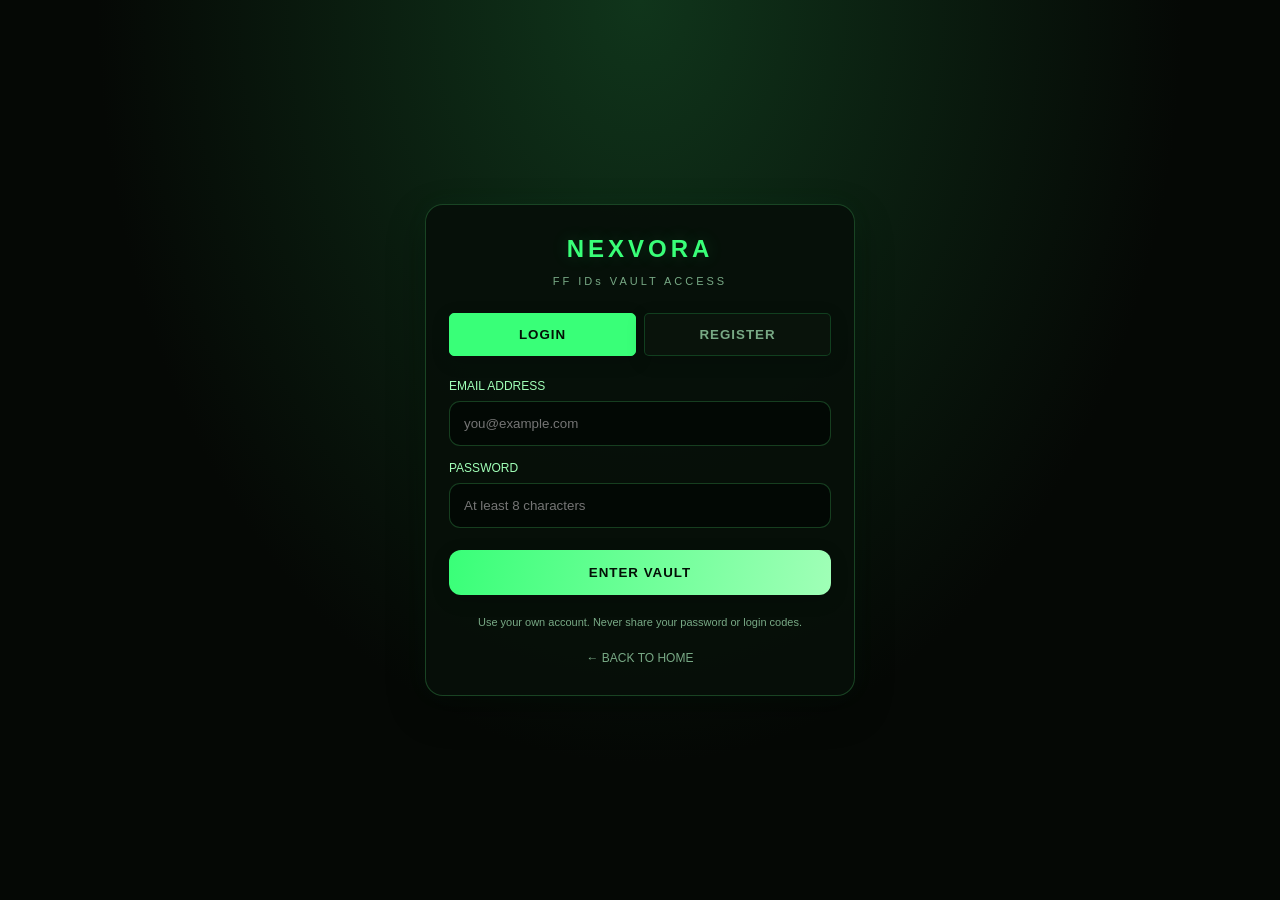
<file: login.html>
<!DOCTYPE html>
<html lang="en">
<head>
<meta charset="UTF-8">
<meta name="viewport" content="width=device-width, initial-scale=1">
<meta name="theme-color" content="#050805">
<title>NEXVORA | Vault Access</title>
<style>
:root{--bg:#050805;--panel:#0b120c;--green:#39ff78;--soft:#a0ffb7;--muted:#78a985}
*{box-sizing:border-box}
body{margin:0;min-height:100vh;display:grid;place-items:center;padding:22px;background:radial-gradient(ellipse at top,#10351b,transparent 60%),var(--bg);font-family:Arial,sans-serif;color:var(--soft)}
.card{width:min(430px,100%);padding:30px 23px;border:1px solid #39ff7840;border-radius:15px;background:#071009ed;box-shadow:0 0 45px #39ff7810}
.brand{text-align:center;color:var(--green);font-weight:900;letter-spacing:4px;font-size:24px;text-shadow:0 0 18px #39ff7860}
.subtitle{text-align:center;color:var(--muted);font-size:11px;letter-spacing:3px;margin:12px 0 26px}
.tabs{display:grid;grid-template-columns:1fr 1fr;gap:8px;margin-bottom:23px}
button{cursor:pointer;font-weight:800;letter-spacing:1px}
.tab{padding:13px;border:1px solid #39ff7830;border-radius:5px;background:#09130b;color:var(--muted)}
.tab.active{background:var(--green);color:#031006;border-color:var(--green)}
label{display:block;color:var(--soft);font-size:12px;margin:15px 0 8px}
input{width:100%;padding:14px;border:1px solid #39ff7835;border-radius:5px;background:#030704;color:var(--soft);outline:none}
input:focus{border-color:var(--green);box-shadow:0 0 12px #39ff7818}
.primary{width:100%;margin-top:22px;padding:15px;border:0;border-radius:5px;background:linear-gradient(100deg,#39ff78,#a0ffb7);color:#031006}
.back{display:block;text-align:center;color:var(--muted);text-decoration:none;margin-top:20px;font-size:12px}
#message{font-size:12px;line-height:1.7;color:var(--green);margin-top:15px;overflow-wrap:anywhere}
.note{color:#78a985;font-size:11px;line-height:1.7;text-align:center;margin-top:18px}
[hidden]{display:none!important}
</style>
  <link rel="stylesheet" href="nexvora-elite.css?v=1">
</head>
<body>
<main class="card">
  <div class="brand">NEXVORA</div>
  <div class="subtitle">FF IDs VAULT ACCESS</div>

  <div class="tabs">
    <button class="tab active" id="loginTab" type="button">LOGIN</button>
    <button class="tab" id="registerTab" type="button">REGISTER</button>
  </div>

  <form id="authForm">
    <div id="usernameWrap" hidden>
      <label for="username">USERNAME</label>
      <input id="username" name="username" autocomplete="username" maxlength="24" placeholder="Choose a username">
    </div>

    <label for="email">EMAIL ADDRESS</label>
    <input id="email" name="email" type="email" autocomplete="email" required placeholder="you@example.com">

    <label for="password">PASSWORD</label>
    <input id="password" name="password" type="password" autocomplete="current-password" minlength="8" required placeholder="At least 8 characters">

    <button class="primary" id="submitBtn" type="submit">ENTER VAULT</button>
    <div id="message" role="status" aria-live="polite"></div>
  </form>

  <div class="note">Use your own account. Never share your password or login codes.</div>
  <a class="back" href="index.html">← BACK TO HOME</a>
</main>

<script type="module">
import { createClient } from 'https://esm.sh/@supabase/supabase-js@2';

const SUPABASE_URL = 'https://eggcveabpqldhcpzcmcr.supabase.co';
const SUPABASE_PUBLISHABLE_KEY = 'sb_publishable_IVWNe_8YmgLmaXUHOymn1Q_t7Kso8Bd';

const supabase = createClient(SUPABASE_URL, SUPABASE_PUBLISHABLE_KEY);
const form = document.getElementById('authForm');
const usernameWrap = document.getElementById('usernameWrap');
const usernameInput = document.getElementById('username');
const passwordInput = document.getElementById('password');
const submitBtn = document.getElementById('submitBtn');
const message = document.getElementById('message');
const loginTab = document.getElementById('loginTab');
const registerTab = document.getElementById('registerTab');

let mode = 'login';

function setMode(nextMode) {
  mode = nextMode;
  const registering = mode === 'register';
  usernameWrap.hidden = !registering;
  usernameInput.required = registering;
  passwordInput.autocomplete = registering ? 'new-password' : 'current-password';
  submitBtn.textContent = registering ? 'CREATE ACCOUNT' : 'ENTER VAULT';
  loginTab.classList.toggle('active', !registering);
  registerTab.classList.toggle('active', registering);
  message.textContent = '';
}

loginTab.addEventListener('click', () => setMode('login'));
registerTab.addEventListener('click', () => setMode('register'));

form.addEventListener('submit', async (event) => {
  event.preventDefault();
  message.textContent = '';
  submitBtn.disabled = true;
  submitBtn.textContent = 'PLEASE WAIT...';

  const email = document.getElementById('email').value.trim();
  const password = passwordInput.value;
  const username = usernameInput.value.trim();

  try {
    if (mode === 'register') {
      if (username.length < 3) {
        throw new Error('Username must contain at least 3 characters.');
      }

      const { data, error } = await supabase.auth.signUp({
        email,
        password,
        options: {
          data: { username }
        }
      });

      if (error) throw error;

      if (!data.session) {
        message.textContent = 'Account request received. If email confirmation is enabled in Supabase, confirm your email before logging in.';
        return;
      }

      window.location.href = 'vault.html';
    } else {
      const { error } = await supabase.auth.signInWithPassword({
        email,
        password
      });

      if (error) throw error;
      window.location.href = 'vault.html';
    }
  } catch (error) {
    message.textContent = error.message || 'Something went wrong. Please try again.';
  } finally {
    submitBtn.disabled = false;
    submitBtn.textContent = mode === 'register' ? 'CREATE ACCOUNT' : 'ENTER VAULT';
  }
});
</script>
</body>
  </html>
</file>
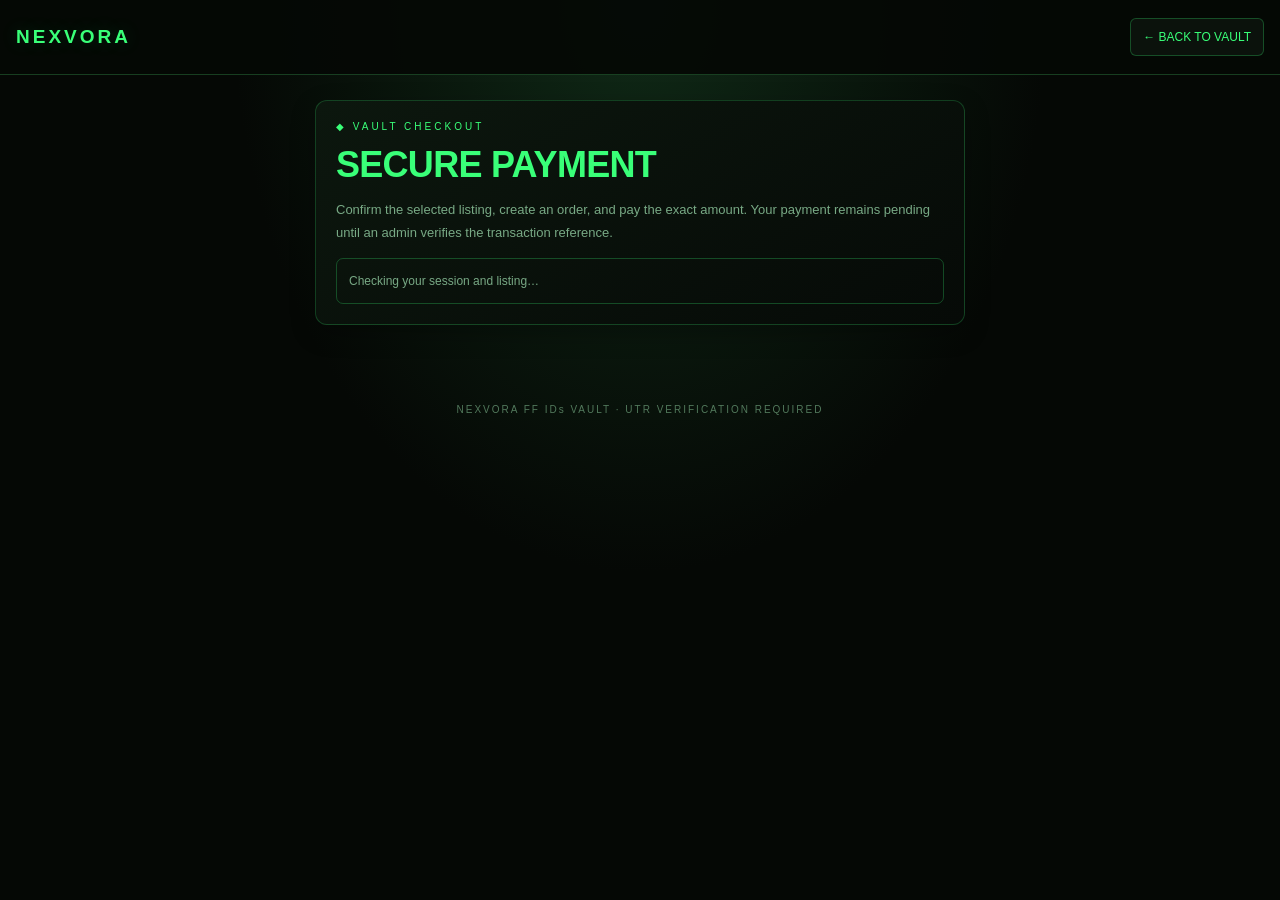
<file: payment.html>
<!DOCTYPE html>
<html lang="en">
<head>
<meta charset="UTF-8">
<meta name="viewport" content="width=device-width, initial-scale=1">
<meta name="theme-color" content="#050805">
<title>NEXVORA | Secure Payment</title>
<link rel="stylesheet" href="nexvora-elite.css?v=1">

<style>
:root{
  --bg:#050805;
  --panel:#0b120c;
  --green:#39ff78;
  --soft:#a0ffb7;
  --muted:#78a985;
  --line:#39ff7835;
}
*{box-sizing:border-box}
body{
  margin:0;min-height:100vh;
  background:radial-gradient(ellipse at top,#102a17,transparent 45%),var(--bg);
  color:var(--soft);font-family:Arial,sans-serif;
}
header{
  display:flex;align-items:center;justify-content:space-between;
  gap:12px;padding:18px 16px;border-bottom:1px solid #39ff782b;
  background:#050805ed;
}
.brand{font-weight:900;letter-spacing:3px;font-size:19px;color:var(--green)}
.back{
  display:inline-block;border:1px solid #39ff7840;border-radius:6px;
  padding:11px 12px;background:#0b120c;color:var(--green);
  text-decoration:none;font-size:12px;text-align:center;
}
main{width:min(680px,100%);margin:auto;padding:25px 15px 45px}
.panel{
  border:1px solid var(--line);border-radius:12px;
  background:linear-gradient(150deg,#0c170e,#060a07);
  padding:20px;margin-bottom:14px;box-shadow:0 8px 24px #0004;
}
.eyebrow{font-size:10px;letter-spacing:3px;color:var(--green)}
h1{font-size:clamp(25px,6vw,36px);color:var(--green);margin:12px 0}
h2{font-size:16px;color:var(--green);margin:0 0 14px}
p{font-size:13px;line-height:1.75;color:var(--muted)}
.grid{display:grid;grid-template-columns:repeat(2,minmax(0,1fr));gap:9px}
.field{
  border:1px solid #39ff7835;background:#050b06;
  border-radius:7px;padding:12px;min-width:0;
}
.field span{
  display:block;color:var(--muted);font-size:10px;
  letter-spacing:1px;margin-bottom:7px;
}
.field strong{font-size:14px;overflow-wrap:anywhere;color:var(--soft)}
label{display:block;font-size:11px;color:var(--soft);margin:14px 0 7px}
input{
  width:100%;border:1px solid #39ff7840;border-radius:7px;
  background:#050b06;color:var(--soft);padding:14px;
  font:inherit;font-size:14px;outline:none;
}
input:focus{border-color:var(--green);box-shadow:0 0 0 2px #39ff7818}
button{
  width:100%;border:1px solid #39ff7855;border-radius:7px;
  background:var(--green);color:#031006;padding:14px;
  font-weight:800;letter-spacing:.5px;cursor:pointer;margin-top:14px;
}
button:disabled{opacity:.5;cursor:not-allowed}
.notice{
  border:1px solid #39ff7840;border-radius:7px;
  padding:12px;color:var(--muted);font-size:12px;
  line-height:1.7;overflow-wrap:anywhere;
}
.warning{border-color:#b58b36;color:#e9d6a1}
.success{color:var(--green)}
[hidden]{display:none!important}

/* FIX: payment method tabs use NEXVORA neon green, never purple */
.payment-tabs{
  display:grid;
  grid-template-columns:1fr 1fr;
  gap:5px;
  padding:5px;
  border:1px solid #39ff7835;
  background:#050b06;
  border-radius:12px;
  margin:16px 0;
}
.payment-tab{
  margin:0;
  min-height:54px;
  padding:12px 7px;
  background:#080d09 !important;
  color:#a0ffb7 !important;
  border:1px solid #39ff7835 !important;
  border-radius:8px;
  font-size:12px;
  letter-spacing:0;
  box-shadow:none !important;
  transition:background .2s ease,color .2s ease,border-color .2s ease;
}
.payment-tab.active,
.payment-tab.active:hover,
.payment-tab[aria-pressed="true"]{
  background:linear-gradient(110deg,#12391e,#39ff78) !important;
  color:#031006 !important;
  border-color:#39ff78 !important;
  box-shadow:0 0 16px #39ff7830 !important;
}
.payment-tab:not(.active):hover{
  background:#102416 !important;
  color:#39ff78 !important;
  border-color:#39ff7860 !important;
}
.payment-content{
  border:1px solid #39ff7830;
  background:#080d09;
  border-radius:12px;
  padding:16px;
  margin-bottom:14px;
}
.qr-frame{
  display:flex;align-items:center;justify-content:center;
  padding:15px;background:#050b06;border:1px solid #39ff7835;
  border-radius:12px;margin:12px auto;width:min(100%,340px);
}
#dynamicQr{
  display:block;width:100%;max-width:290px;aspect-ratio:1;
  object-fit:contain;background:#fff;padding:7px;border-radius:9px;
}
.qr-caption{text-align:center;margin:10px 0 2px}
.upi-launch{
  display:flex;align-items:center;justify-content:center;gap:10px;
  text-decoration:none;background:var(--green);color:#031006;
  padding:16px;border-radius:8px;font-weight:900;
  text-align:center;margin-top:12px;
}
.upi-launch[aria-disabled="true"]{opacity:.5;pointer-events:none}
.method-caption{text-align:center;font-size:12px;color:var(--muted)}
.order-ref{margin-top:14px}
footer{
  text-align:center;padding:20px;color:#52795c;
  font-size:10px;letter-spacing:2px;
}
#donePanel{animation:appear .4s ease-out}
.spinner{
  width:35px;height:35px;border:3px solid #39ff7830;
  border-top-color:var(--green);border-radius:50%;
  animation:spin .8s linear infinite;margin:12px auto;
}
@keyframes spin{to{transform:rotate(360deg)}}
@keyframes appear{
  from{opacity:0;transform:translateY(10px)}
  to{opacity:1;transform:translateY(0)}
}
@media(max-width:440px){
  .grid{grid-template-columns:1fr}
  .panel{padding:16px}
  .payment-content{padding:12px}
  .payment-tab{font-size:11px}
}
</style>
</head>

<body>
<header>
  <div class="brand">NEXVORA</div>
  <a class="back" href="vault.html">← BACK TO VAULT</a>
</header>

<main>
  <section class="panel">
    <div class="eyebrow">◆ VAULT CHECKOUT</div>
    <h1>SECURE PAYMENT</h1>
    <p>Confirm the selected listing, create an order, and pay the exact amount. Your payment remains pending until an admin verifies the transaction reference.</p>
    <div id="status" class="notice" role="status" aria-live="polite">Checking your session and listing…</div>
  </section>

  <section class="panel" id="listingPanel" hidden>
    <h2>ORDER SUMMARY</h2>
    <div class="grid">
      <div class="field"><span>LISTING</span><strong id="listingTitle">—</strong></div>
      <div class="field"><span>AMOUNT</span><strong id="listingPrice">—</strong></div>
      <div class="field"><span>LISTING ID</span><strong id="listingId">—</strong></div>
      <div class="field"><span>ACCOUNT</span><strong id="accountEmail">—</strong></div>
    </div>
    <button id="createOrderBtn" type="button">CREATE ORDER</button>
  </section>

  <section class="panel" id="paymentPanel" hidden>
    <h2>PAYMENT DETAILS</h2>
    <div id="paymentInstructions" class="notice warning">Preparing official payment details…</div>

    <div id="upiArea" hidden>
      <div class="grid" style="margin-top:12px">
        <div class="field"><span>PAY TO UPI ID</span><strong id="upiIdText"></strong></div>
        <div class="field"><span>EXACT ORDER AMOUNT</span><strong id="payAmount"></strong></div>
      </div>

      <div class="payment-tabs" role="group" aria-label="Payment method">
        <button class="payment-tab active" id="qrTab" type="button" aria-pressed="true">▦ &nbsp; Scan QR Code</button>
        <button class="payment-tab" id="upiTab" type="button" aria-pressed="false">▯ &nbsp; Pay with UPI App</button>
      </div>

      <div id="qrMode" class="payment-content">
        <h2 style="text-align:center">SCAN QR CODE</h2>
        <div class="qr-frame">
          <img id="dynamicQr" alt="UPI payment QR code" hidden>
          <div id="qrLoading" class="notice">Generating payment QR…</div>
        </div>
        <p id="qrCaption" class="qr-caption">Scan with your UPI app and verify the amount before paying.</p>
      </div>

      <div id="upiMode" class="payment-content" hidden>
        <h2>PAY WITH UPI APP</h2>
        <p>Tap below to open a compatible installed UPI app. Confirm the receiver and amount in that app.</p>
        <a id="payViaUpi" class="upi-launch" href="#" aria-disabled="true">OPEN UPI APP</a>
        <div class="notice" style="margin-top:12px">If no UPI app opens, return to QR Code and scan it with your preferred payment app.</div>
      </div>

      <div class="notice order-ref">
        <span>ORDER NUMBER</span>
        <strong id="orderNumber">—</strong>
      </div>

      <p>After paying, enter the transaction reference below. An admin must verify the transaction before approving payment.</p>

      <form id="proofForm">
        <label for="utr">UPI TRANSACTION REFERENCE / UTR *</label>
        <input id="utr" name="utr" maxlength="100" required autocomplete="off" placeholder="Enter UTR / Transaction ID">
        <button id="submitProofBtn" type="submit">SUBMIT UTR FOR VERIFICATION</button>
      </form>
    </div>
  </section>

  <section class="panel" id="donePanel" hidden>
    <div class="spinner"></div>
    <h2>UTR SUBMITTED</h2>
    <div class="notice success" id="doneText">Your UTR was submitted for admin review.</div>
    <p>Your payment is not approved yet. Keep your transaction reference and check your order status later.</p>
    <a class="back" href="vault.html">RETURN TO VAULT</a>
  </section>
</main>

<footer>NEXVORA FF IDs VAULT · UTR VERIFICATION REQUIRED</footer>

<script type="module">
import { createClient } from 'https://esm.sh/@supabase/supabase-js@2';

const SUPABASE_URL = 'https://eggcveabpqldhcpzcmcr.supabase.co';
const SUPABASE_PUBLISHABLE_KEY = 'sb_publishable_IVWNe_8YmgLmaXUHOymn1Q_t7Kso8Bd';
const PAYMENT_UPI_ID = 'jinwoo40054@kphdfc';

const supabase = createClient(SUPABASE_URL, SUPABASE_PUBLISHABLE_KEY);
const $ = id => document.getElementById(id);
const params = new URLSearchParams(location.search);
const listingId = params.get('listing_id');

let user = null;
let listing = null;
let order = null;
let submittingProof = false;
let orderCreationInProgress = false;

function money(value) {
  return new Intl.NumberFormat('en-IN', {
    style: 'currency', currency: 'INR', maximumFractionDigits: 2
  }).format(Number(value));
}

function status(message, warning = false) {
  $('status').textContent = message;
  $('status').classList.toggle('warning', warning);
}

function selectPaymentMode(mode) {
  const qrSelected = mode === 'qr';
  $('qrMode').hidden = !qrSelected;
  $('upiMode').hidden = qrSelected;
  $('qrTab').classList.toggle('active', qrSelected);
  $('upiTab').classList.toggle('active', !qrSelected);
  $('qrTab').setAttribute('aria-pressed', String(qrSelected));
  $('upiTab').setAttribute('aria-pressed', String(!qrSelected));
}

$('qrTab').addEventListener('click', () => selectPaymentMode('qr'));
$('upiTab').addEventListener('click', () => selectPaymentMode('upi'));
selectPaymentMode('qr');

async function init() {
  if (!listingId || !/^\d+$/.test(listingId)) {
    status('Missing or invalid listing ID. Return to the Vault and tap Buy Now again.', true);
    return;
  }

  const { data: { session }, error: sessionError } = await supabase.auth.getSession();

  if (sessionError || !session) {
    status('Please sign in first. Opening login page…', true);
    setTimeout(() => {
      location.replace('login.html?next=' + encodeURIComponent(location.pathname + location.search));
    }, 900);
    return;
  }

  user = session.user;
  $('accountEmail').textContent = user.email || 'Signed-in user';

  const { data: control, error: controlError } = await supabase
    .from('customer_account_controls')
    .select('status,admin_note')
    .eq('user_id', user.id)
    .maybeSingle();

  if (controlError) {
    status('Account policy status could not be verified. Please contact support.', true);
    $('createOrderBtn').disabled = true;
    return;
  }

  if (control?.status === 'banned') {
    status('This account is restricted from creating orders. ' +
      (control.admin_note || 'Please contact official support.'), true);
    $('createOrderBtn').disabled = true;
    return;
  }

  const { data, error } = await supabase
    .from('vault_listings')
    .select('id,title,price,status')
    .eq('id', listingId)
    .eq('status', 'active')
    .maybeSingle();

  if (error || !data) {
    console.error(error);
    status('This listing is unavailable or could not be loaded. Return to the Vault and try again.', true);
    return;
  }

  listing = data;

  if (listing.price == null || !Number.isFinite(Number(listing.price)) || Number(listing.price) <= 0) {
    status('This listing does not have a valid price. Please contact support.', true);
    return;
  }

  $('listingTitle').textContent = listing.title || ('Vault listing #' + listing.id);
  $('listingPrice').textContent = money(listing.price);
  $('listingId').textContent = String(listing.id);
  $('listingPanel').hidden = false;
  status('Listing verified. The database must validate the final order amount.');
}

$('createOrderBtn').addEventListener('click', async () => {
  if (!user || !listing || orderCreationInProgress) return;

  orderCreationInProgress = true;
  const button = $('createOrderBtn');
  button.disabled = true;
  button.textContent = 'CREATING ORDER…';

  try {
    const { data, error } = await supabase
      .from('orders')
      .insert({
        user_id: user.id,
        listing_id: listing.id,
        listing_title: listing.title || 'FF Vault Listing',
        amount: Number(listing.price),
        status: 'pending',
        customer_email: user.email || null
      })
      .select('id,amount,listing_title,status')
      .single();

    if (error) throw error;

    order = data;

    if (!order?.id || !Number.isFinite(Number(order.amount)) || Number(order.amount) <= 0) {
      throw new Error('The database returned invalid order details.');
    }

    $('orderNumber').textContent = '#' + order.id;
    $('payAmount').textContent = money(order.amount);
    $('upiIdText').textContent = PAYMENT_UPI_ID;

    const upiParams = new URLSearchParams({
      pa: PAYMENT_UPI_ID,
      pn: 'NEXVORA',
      am: Number(order.amount).toFixed(2),
      cu: 'INR',
      tn: 'NEXVORA Vault Order ' + order.id
    });

    const upiUri = 'upi://pay?' + upiParams.toString();
    $('payViaUpi').href = upiUri;
    $('payViaUpi').setAttribute('aria-disabled', 'false');
    $('payViaUpi').textContent = 'OPEN UPI APP · ' + money(order.amount);
    $('payViaUpi').setAttribute('aria-label', 'Pay ' + money(order.amount) + ' via UPI app');

    $('dynamicQr').hidden = true;
    $('qrLoading').hidden = false;
    $('qrLoading').textContent = 'Generating payment QR…';

    $('dynamicQr').onload = () => {
      $('dynamicQr').hidden = false;
      $('qrLoading').hidden = true;
    };

    $('dynamicQr').onerror = () => {
      $('dynamicQr').hidden = true;
      $('qrLoading').hidden = false;
      $('qrLoading').textContent = 'QR could not load. Select Pay with UPI App or retry later.';
    };

    $('dynamicQr').src =
      'https://api.qrserver.com/v1/create-qr-code/?size=320x320&data=' +
      encodeURIComponent(upiUri);

    $('paymentInstructions').classList.remove('warning');
    $('paymentInstructions').textContent =
      'Payment details are ready. Verify the UPI receiver and exact amount in your payment app before authorizing payment.';

    $('upiArea').hidden = false;
    $('paymentPanel').hidden = false;
    $('listingPanel').hidden = true;
    selectPaymentMode('qr');

    status('Order created. Order #' + order.id + ' is awaiting payment verification.');
  } catch (error) {
    console.error(error);
    status('Could not create the order: ' + (error.message || 'Please retry or contact support.'), true);
  } finally {
    orderCreationInProgress = false;
    button.disabled = false;
    button.textContent = 'CREATE ORDER';
  }
});

$('proofForm').addEventListener('submit', async event => {
  event.preventDefault();
  if (!order || !user || !PAYMENT_UPI_ID.trim() || submittingProof) return;

  const utr = $('utr').value.trim();
  const button = $('submitProofBtn');

  if (!/^[A-Za-z0-9-]{8,22}$/.test(utr)) {
    status('Enter a transaction reference between 8 and 22 letters, numbers or hyphens.', true);
    $('utr').focus();
    return;
  }

  submittingProof = true;
  button.disabled = true;
  button.textContent = 'SUBMITTING UTR…';

  try {
    const { data: existing, error: checkError } = await supabase
      .from('payment_submissions')
      .select('id,status')
      .eq('order_id', order.id)
      .eq('transaction_reference', utr)
      .limit(1);

    if (checkError) throw checkError;
    if (existing?.length) throw new Error('This UTR has already been submitted for this order.');

    const { error: insertError } = await supabase
      .from('payment_submissions')
      .insert({
        order_id: order.id,
        user_id: user.id,
        payment_method: 'UPI',
        transaction_reference: utr,
        screenshot_url: null,
        amount: Number(order.amount),
        status: 'pending'
      });

    if (insertError) throw insertError;

    $('doneText').textContent =
      'UTR for order #' + order.id +
      ' was submitted successfully. Status: pending admin verification. Payment has not yet been approved.';

    $('paymentPanel').hidden = true;
    $('donePanel').hidden = false;
    status('UTR submitted for admin verification.');
    $('donePanel').scrollIntoView({ behavior: 'smooth', block: 'start' });
  } catch (error) {
    console.error(error);
    status('UTR submission failed: ' + (error.message || 'Please retry or contact support.'), true);
  } finally {
    submittingProof = false;
    button.disabled = false;
    button.textContent = 'SUBMIT UTR FOR VERIFICATION';
  }
});

init().catch(error => {
  console.error(error);
  status('Unable to initialize payment page. Please reload or contact support.', true);
});
</script>
</body>
  </html>
</file>
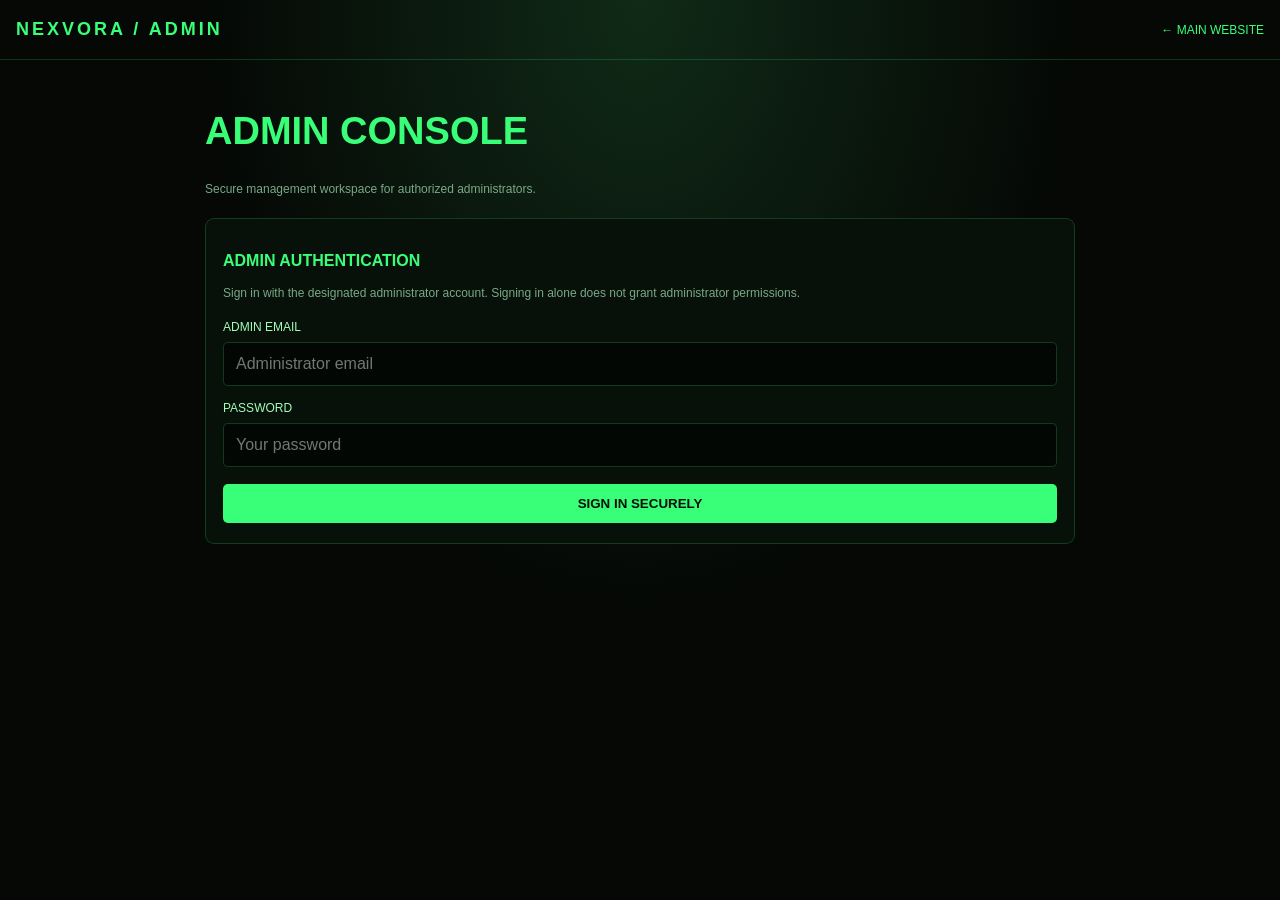
<file: vault-admin-custom-columns.html>
<!DOCTYPE html>
<html lang="en">
<head>
<meta charset="UTF-8">
<meta name="viewport" content="width=device-width, initial-scale=1">
<meta name="theme-color" content="#050805">
<title>NEXVORA | Admin Console</title>
<style>
:root{--bg:#050805;--panel:#0b120c;--green:#39ff78;--soft:#a0ffb7;--muted:#78a985}
*{box-sizing:border-box}
body{margin:0;min-height:100vh;background:radial-gradient(ellipse at top,#102a17,transparent 48%),var(--bg);font-family:Arial,sans-serif;color:var(--soft)}
header{padding:19px 16px;border-bottom:1px solid #39ff7830;display:flex;justify-content:space-between;align-items:center;gap:12px}
.brand{font-size:18px;font-weight:900;letter-spacing:3px;color:var(--green)}
a,button{cursor:pointer}
a{color:var(--green);text-decoration:none;font-size:12px}
main{width:min(900px,100%);margin:auto;padding:25px 15px 45px}
h1{font-size:clamp(25px,6vw,38px);color:var(--green)}
h2{font-size:16px;color:var(--green)}
p{font-size:12px;color:var(--muted);line-height:1.8}
.panel{margin-top:17px;padding:20px 17px;border:1px solid #39ff7830;border-radius:9px;background:#08100a}
label{display:block;font-size:12px;margin:15px 0 8px}
input,select,textarea{width:100%;padding:12px;border:1px solid #39ff7835;border-radius:5px;background:#030704;color:var(--soft);font:inherit}
textarea{min-height:85px;resize:vertical}
button{padding:12px 15px;border:1px solid #39ff7840;border-radius:5px;background:#0b120c;color:var(--green);font-weight:800}
.primary{width:100%;margin-top:17px;background:var(--green);color:#031006;border:0}
.tabs{display:flex;flex-wrap:wrap;gap:8px;margin:18px 0}
.tab.active{background:var(--green);color:#031006}
#message{font-size:12px;line-height:1.8;color:var(--green);overflow-wrap:anywhere}
.warning{border:1px solid #39ff7840;padding:14px;border-radius:6px;color:var(--soft);font-size:12px;line-height:1.8}
.muted{color:var(--muted)}

[hidden]{display:none!important}
.form-grid{display:grid;grid-template-columns:repeat(2,minmax(0,1fr));gap:0 14px}
.form-grid .full{grid-column:1/-1}
.listing-actions{display:flex;gap:8px;flex-wrap:wrap;margin-top:12px}
.listing-actions button{flex:1}
.preview-images{display:flex;gap:8px;flex-wrap:wrap;margin-top:10px}
.preview-images img,.listing-thumb{width:78px;height:78px;object-fit:cover;border:1px solid #39ff7850;border-radius:5px}
.listing-card{margin-top:14px;padding:14px;border:1px solid #39ff7830;border-radius:8px;background:#050a06}
@media(max-width:520px){.form-grid{grid-template-columns:1fr}.form-grid .full{grid-column:auto}}

</style>
</head>
<body>
<header>
  <div class="brand">NEXVORA / ADMIN</div>
  <a href="index.html">← MAIN WEBSITE</a>
</header>

<main>
  <h1>ADMIN CONSOLE</h1>
  <p>Secure management workspace for authorized administrators.</p>

  <section class="panel" id="loginPanel">
    <h2>ADMIN AUTHENTICATION</h2>
    <p>Sign in with the designated administrator account. Signing in alone does not grant administrator permissions.</p>
    <form id="adminLogin">
      <label for="email">ADMIN EMAIL</label>
      <input id="email" type="email" autocomplete="username" required placeholder="Administrator email">
      <label for="password">PASSWORD</label>
      <input id="password" type="password" autocomplete="current-password" required placeholder="Your password">
      <button class="primary" type="submit">SIGN IN SECURELY</button>
    </form>
  </section>

  <section class="panel" id="consolePanel" hidden>
    <h2>ADMIN WORKSPACE</h2>
    <div class="warning">
      <strong>ACCESS CHECK REQUIRED</strong>
      <p class="muted">Your account is signed in, but this page has not yet verified an administrator role on a trusted server. Management actions remain disabled until secure authorization is configured.</p>
    </div>

    <div class="tabs">
      <button class="tab active" type="button" data-tab="overview">OVERVIEW</button>
      <button class="tab" type="button" data-tab="listings">LISTINGS</button>
      <button class="tab" type="button" data-tab="orders">ORDERS</button>
      <button class="tab" type="button" data-tab="payments">PAYMENTS</button>
      <button class="tab" type="button" data-tab="refunds">REFUNDS</button>
      <button class="tab" type="button" data-tab="customers">CUSTOMERS</button>
    </div>

    <div id="sectionContent">
      <h2 id="sectionTitle">OVERVIEW</h2>
      <p id="sectionText">Administrator verification and secure database permissions must be configured before records can be managed.</p>
    </div>
    <button id="logoutBtn" type="button">SIGN OUT</button>
  </section>

  <div id="message" role="status" aria-live="polite"></div>
</main>

<script type="module">
import { createClient } from 'https://esm.sh/@supabase/supabase-js@2';

const supabase = createClient(
  'https://eggcveabpqldhcpzcmcr.supabase.co',
  'sb_publishable_IVWNe_8YmgLmaXUHOymn1Q_t7Kso8Bd'
);

const message = document.getElementById('message');
async function verifyAdmin() {
  const { data: { user }, error: userError } =
    await supabase.auth.getUser();

  if (userError || !user) {
    window.location.replace('login.html');
    return false;
  }

  const { data, error } = await supabase.rpc('is_admin');

  if (error || data !== true) {
    document.getElementById('loginPanel').hidden = true;
    document.getElementById('consolePanel').hidden = true;
    message.textContent =
      'Access denied. Only an authorized administrator can access this panel.';
    return false;
  }

  return true;
}
const loginPanel = document.getElementById('loginPanel');
const consolePanel = document.getElementById('consolePanel');
async function refreshSession() {
  const { data: { session }, error } = await supabase.auth.getSession();

  if (error || !session) {
    loginPanel.hidden = false;
    consolePanel.hidden = true;
    return;
  }

  loginPanel.hidden = true;
  consolePanel.hidden = true;
  message.textContent = 'Verifying administrator permissions...';

  const isAdmin = await verifyAdmin();

  if (isAdmin) {
    consolePanel.hidden = false;
    message.textContent = 'Administrator verified.';
  }
}
document.getElementById('adminLogin').addEventListener('submit', async (event) => {
  event.preventDefault();
  message.textContent = 'Checking account...';

  const email = document.getElementById('email').value.trim();
  const password = document.getElementById('password').value;

  const { error } = await supabase.auth.signInWithPassword({ email, password });

  if (error) {
    message.textContent = 'Sign-in failed. Check your credentials and try again.';
    return;
  }

  message.textContent = 'Signed in. Checking administrator permissions...';
  await refreshSession();
});
let editingListingId = null;

function makeField(labelText, id, type = 'text', attrs = {}) {
  const wrap = document.createElement('div');
  if (attrs.full) wrap.className = 'full';
  const label = document.createElement('label');
  label.htmlFor = id;
  label.textContent = labelText;
  wrap.appendChild(label);
  let input;
  if (type === 'textarea') {
    input = document.createElement('textarea');
  } else if (type === 'select') {
    input = document.createElement('select');
    [['active','Active'],['inactive','Inactive']].forEach(([value, text]) => {
      const option = document.createElement('option');
      option.value = value; option.textContent = text; input.appendChild(option);
    });
  } else {
    input = document.createElement('input');
    input.type = type;
  }
  input.id = id;
  if (attrs.required) input.required = true;
  if (attrs.min !== undefined) input.min = attrs.min;
  if (attrs.step !== undefined) input.step = attrs.step;
  if (attrs.placeholder) input.placeholder = attrs.placeholder;
  wrap.appendChild(input);
  return { wrap, input };
}

function setFieldValue(id, value) {
  const el = document.getElementById(id);
  if (el) el.value = value ?? '';
}

async function loadListings() {
  const content = document.getElementById('sectionContent');
  content.replaceChildren();

  const heading = document.createElement('h2');
  heading.textContent = 'LISTINGS MANAGEMENT';
  content.appendChild(heading);

  const formPanel = document.createElement('div');
  formPanel.className = 'panel';
  const formHeading = document.createElement('h2');
  formHeading.id = 'listingFormHeading';
  formHeading.textContent = 'ADD LISTING';
  formPanel.appendChild(formHeading);

  const form = document.createElement('form');
  form.id = 'listingForm';
  const grid = document.createElement('div');
  grid.className = 'form-grid';

  const fields = [
    makeField('TITLE / LISTING NAME *','listingTitle','text',{required:true,full:true,placeholder:'Enter listing title'}),
    makeField('DESCRIPTION','listingDescription','textarea',{full:true,placeholder:'Describe the listing'}),
    makeField('CATEGORY *','listingCategory','text',{required:true,placeholder:'e.g. Account showcase'}),
    makeField('PRICE (₹) *','listingPrice','number',{required:true,min:'0',step:'0.01'}),
    makeField('LEVEL','listingLevel','number',{min:'0',step:'1'}),
    makeField('ACCOUNT AGE','listingAge','text',{placeholder:'e.g. 2 years'}),
    makeField('RANK','listingRank','text',{placeholder:'Enter rank'}),
    makeField('GUN SKINS COUNT','listingGunSkins','number',{min:'0',step:'1'}),
    makeField('ITEMS COUNT','listingItems','number',{min:'0',step:'1'}),
    makeField('VAULT COLLECTION COUNT','listingVault','number',{min:'0',step:'1'}),
    makeField('RATING','listingRating','number',{min:'0',step:'0.01'}),
    makeField('STATUS','listingStatus','select',{}),
  ];
  fields.forEach(field => grid.appendChild(field.wrap));

  const imageWrap = document.createElement('div');
  imageWrap.className = 'full';
  const imageLabel = document.createElement('label');
  imageLabel.htmlFor = 'listingImages';
  imageLabel.textContent = 'LISTING IMAGES (JPG, PNG, WEBP · MAX 5 MB EACH)';
  imageWrap.appendChild(imageLabel);
  const imageInput = document.createElement('input');
  imageInput.id = 'listingImages';
  imageInput.type = 'file';
  imageInput.accept = 'image/jpeg,image/png,image/webp';
  imageInput.multiple = true;
  imageWrap.appendChild(imageInput);
  const imageHint = document.createElement('p');
  imageHint.textContent = 'Add listing images (up to 5 MB each). When editing, selecting one or more new images replaces the old image set. Leave this empty to keep current images.';
  imageWrap.appendChild(imageHint);
  const preview = document.createElement('div');
  preview.className = 'preview-images';
  preview.id = 'listingImagePreview';
  imageWrap.appendChild(preview);
  grid.appendChild(imageWrap);
  form.appendChild(grid);

  const saveButton = document.createElement('button');
  saveButton.className = 'primary';
  saveButton.type = 'submit';
  saveButton.id = 'listingSaveButton';
  saveButton.textContent = 'SAVE LISTING';
  form.appendChild(saveButton);

  const cancelButton = document.createElement('button');
  cancelButton.type = 'button';
  cancelButton.id = 'listingCancelButton';
  cancelButton.textContent = 'CANCEL EDIT';
  cancelButton.hidden = true;
  cancelButton.style.marginTop = '10px';
  cancelButton.style.width = '100%';
  form.appendChild(cancelButton);
  formPanel.appendChild(form);
  content.appendChild(formPanel);

  const listHeading = document.createElement('h2');
  listHeading.textContent = 'EXISTING LISTINGS';
  listHeading.style.marginTop = '24px';
  content.appendChild(listHeading);
  const listArea = document.createElement('div');
  listArea.id = 'listingListArea';
  const loading = document.createElement('p');
  loading.textContent = 'Loading listings...';
  listArea.appendChild(loading);
  content.appendChild(listArea);

  imageInput.addEventListener('change', () => {
    preview.replaceChildren();
    Array.from(imageInput.files || []).forEach(file => {
      if (!['image/jpeg','image/png','image/webp'].includes(file.type) || file.size > 5 * 1024 * 1024) {
        message.textContent = 'Each image must be JPG, PNG or WebP and 5 MB or smaller.';
        return;
      }
      const img = document.createElement('img');
      img.alt = file.name;
      img.src = URL.createObjectURL(file);
      preview.appendChild(img);
    });
  });

  function resetForm() {
    editingListingId = null;
    form.reset();
    preview.replaceChildren();
    formHeading.textContent = 'ADD LISTING';
    saveButton.textContent = 'SAVE LISTING';
    cancelButton.hidden = true;
    imageInput.value = '';
  }
  cancelButton.addEventListener('click', resetForm);

  async function refreshList() {
    listArea.replaceChildren();
    const wait = document.createElement('p');
    wait.textContent = 'Loading listings...';
    listArea.appendChild(wait);

    const { data, error } = await supabase
      .from('vault_listings')
      .select('id,title,description,category,price,image_url,image_urls,status,level,account_age,rank,gun_skins,items,vault_collection,rating,created_at')
      .order('created_at', { ascending: false });

    listArea.replaceChildren();
    if (error) {
      const err = document.createElement('p');
      err.textContent = 'Could not load listings: ' + error.message;
      listArea.appendChild(err);
      return;
    }
    if (!data.length) {
      const empty = document.createElement('p');
      empty.textContent = 'No listings yet. Use the form above to add one.';
      listArea.appendChild(empty);
      return;
    }

    data.forEach(item => {
      const card = document.createElement('article');
      card.className = 'listing-card';
      const title = document.createElement('h2');
      title.textContent = item.title || 'Untitled listing';
      card.appendChild(title);

      const images = Array.isArray(item.image_urls) && item.image_urls.length
        ? item.image_urls : (item.image_url ? [item.image_url] : []);
      if (images.length) {
        const img = document.createElement('img');
        img.className = 'listing-thumb';
        img.src = images[0];
        img.alt = 'Listing preview';
        img.loading = 'lazy';
        card.appendChild(img);
      }
      const detailLines = [
        `Category: ${item.category || '—'} · Price: ${item.price == null ? '—' : '₹' + item.price} · Status: ${item.status || '—'}`,
        `Level: ${item.level ?? '—'} · Account age: ${item.account_age || '—'} · Rank: ${item.rank || '—'}`,
        `Gun skins: ${item.gun_skins ?? '—'} · Items: ${item.items ?? '—'} · Vault collection: ${item.vault_collection ?? '—'} · Rating: ${item.rating ?? '—'}`,
        item.description || 'No description'
      ];
      detailLines.forEach(line => {
        const p = document.createElement('p');
        p.textContent = line;
        card.appendChild(p);
      });

      const actions = document.createElement('div');
      actions.className = 'listing-actions';
      const editBtn = document.createElement('button');
      editBtn.type = 'button';
      editBtn.textContent = 'EDIT';
      editBtn.addEventListener('click', () => {
        editingListingId = item.id;
        setFieldValue('listingTitle', item.title);
        setFieldValue('listingDescription', item.description);
        setFieldValue('listingCategory', item.category);
        setFieldValue('listingPrice', item.price);
        setFieldValue('listingLevel', item.level);
        setFieldValue('listingAge', item.account_age);
        setFieldValue('listingRank', item.rank);
        setFieldValue('listingGunSkins', item.gun_skins);
        setFieldValue('listingItems', item.items);
        setFieldValue('listingVault', item.vault_collection);
        setFieldValue('listingRating', item.rating);
        setFieldValue('listingStatus', item.status || 'active');
        formHeading.textContent = `EDIT LISTING #${item.id}`;
        saveButton.textContent = 'UPDATE LISTING';
        cancelButton.hidden = false;
        preview.replaceChildren();
        images.forEach(url => {
          const img = document.createElement('img');
          img.src = url; img.alt = 'Existing listing image';
          preview.appendChild(img);
        });
        formPanel.scrollIntoView({behavior:'smooth',block:'start'});
      });

      const deleteBtn = document.createElement('button');
      deleteBtn.type = 'button';
      deleteBtn.textContent = 'DELETE';
      deleteBtn.addEventListener('click', async () => {
        if (!window.confirm(`Delete listing #${item.id}? This removes the listing record, not its uploaded image files.`)) return;
        deleteBtn.disabled = true;
        const { error: deleteError } = await supabase.from('vault_listings').delete().eq('id', item.id);
        if (deleteError) {
          message.textContent = 'Delete failed: ' + deleteError.message + (deleteError.code === '23503' ? ' This listing is linked to an order; change its status to inactive instead of deleting it.' : '');
          deleteBtn.disabled = false;
          return;
        }
        if (editingListingId === item.id) resetForm();
        message.textContent = 'Listing deleted.';
        await refreshList();
      });
      actions.append(editBtn, deleteBtn);
      card.appendChild(actions);
      listArea.appendChild(card);
    });
  }

  form.addEventListener('submit', async event => {
    event.preventDefault();
    if (!(await verifyAdmin())) return;
    saveButton.disabled = true;
    message.textContent = editingListingId ? 'Updating listing...' : 'Saving listing...';

    try {
      const existingImages = editingListingId
        ? await supabase.from('vault_listings').select('image_urls,image_url').eq('id', editingListingId).single()
        : {data:null,error:null};
      if (existingImages.error) throw existingImages.error;

      const selectedFiles = Array.from(imageInput.files || []);
      // On edit: selecting new images replaces the old image set.
      // Leaving the file picker empty preserves the existing image URLs.
      const imageUrls = selectedFiles.length
        ? []
        : (Array.isArray(existingImages.data?.image_urls) && existingImages.data.image_urls.length
            ? [...existingImages.data.image_urls]
            : (existingImages.data?.image_url ? [existingImages.data.image_url] : []));

      for (const file of selectedFiles) {
        if (!['image/jpeg','image/png','image/webp'].includes(file.type)) {
          throw new Error('Only JPG, PNG and WebP images are allowed.');
        }
        if (file.size > 5 * 1024 * 1024) {
          throw new Error('Each image must be 5 MB or smaller.');
        }
        const ext = file.type === 'image/jpeg' ? 'jpg' : file.type === 'image/png' ? 'png' : 'webp';
        const path = `${crypto.randomUUID()}.${ext}`;
        const { error: uploadError } = await supabase.storage
          .from('vault-listing-images')
          .upload(path, file, {contentType:file.type, upsert:false});
        if (uploadError) throw uploadError;
        const { data: publicUrl } = supabase.storage.from('vault-listing-images').getPublicUrl(path);
        imageUrls.push(publicUrl.publicUrl);
      }

      const numericOrNull = id => document.getElementById(id).value.trim() === ''
        ? null : Number(document.getElementById(id).value);
      const payload = {
        title: document.getElementById('listingTitle').value.trim(),
        description: document.getElementById('listingDescription').value.trim() || null,
        category: document.getElementById('listingCategory').value.trim(),
        price: Number(document.getElementById('listingPrice').value),
        level: numericOrNull('listingLevel'),
        account_age: document.getElementById('listingAge').value.trim() || null,
        rank: document.getElementById('listingRank').value.trim() || null,
        gun_skins: numericOrNull('listingGunSkins'),
        items: numericOrNull('listingItems'),
        vault_collection: numericOrNull('listingVault'),
        rating: numericOrNull('listingRating'),
        status: document.getElementById('listingStatus').value,
        image_urls: imageUrls,
        image_url: imageUrls[0] || null
      };

      const result = editingListingId
        ? await supabase.from('vault_listings').update(payload).eq('id', editingListingId)
        : await supabase.from('vault_listings').insert(payload);
      if (result.error) throw result.error;

      message.textContent = editingListingId ? 'Listing updated successfully.' : 'Listing added successfully.';
      resetForm();
      await refreshList();
    } catch (err) {
      message.textContent = 'Could not save listing: ' + (err?.message || 'Unknown error');
    } finally {
      saveButton.disabled = false;
    }
  });

  await refreshList();
}


function esc(value) {
  return String(value ?? '').replace(/[&<>"']/g, ch => ({'&':'&amp;','<':'&lt;','>':'&gt;','"':'&quot;',"'":'&#39;'}[ch]));
}
function makeTable(headers, rows) {
  const table=document.createElement('table');
  table.style.cssText='width:100%;border-collapse:collapse;margin-top:14px;display:block;overflow-x:auto';
  const thead=document.createElement('thead'), tr=document.createElement('tr');
  headers.forEach(h=>{const th=document.createElement('th');th.textContent=h;th.style.cssText='text-align:left;padding:10px;border-bottom:1px solid #333';tr.appendChild(th)});thead.appendChild(tr);table.appendChild(thead);
  const tbody=document.createElement('tbody');
  rows.forEach(cells=>{const r=document.createElement('tr');cells.forEach(cell=>{const td=document.createElement('td');td.style.cssText='padding:10px;border-bottom:1px solid #292929;vertical-align:top';if(cell instanceof Node)td.appendChild(cell);else td.textContent=String(cell??'');r.appendChild(td)});tbody.appendChild(r)});table.appendChild(tbody);return table;
}
async function loadOrders(){
 if(!(await verifyAdmin()))return;
 const content=document.getElementById('sectionContent');content.replaceChildren();
 const h=document.createElement('h2');h.textContent='ORDERS & DELIVERY';content.appendChild(h);
 const note=document.createElement('p');note.textContent='Delivery details are fully customizable. Add any number of columns by entering a column name and its value, then mark the order delivered.';content.appendChild(note);
 const {data,error}=await supabase.from('orders').select('id,created_at,user_id,listing_id,listing_title,amount,status,customer_name,customer_email,customer_note').order('created_at',{ascending:false}).limit(200);
 if(error){const p=document.createElement('p');p.textContent='Orders could not load: '+error.message;content.appendChild(p);return}
 if(!data?.length){const p=document.createElement('p');p.textContent='No orders found.';content.appendChild(p);return}
 const rows=[];
 for(const o of data){
  const details=document.createElement('div');details.textContent=`Customer: ${o.customer_name||'—'}\nEmail: ${o.customer_email||'—'}\nNote: ${o.customer_note||'—'}\nUser ID: ${o.user_id||'—'}`;details.style.whiteSpace='pre-line';
  const deliveryWrap=document.createElement('div');deliveryWrap.style.cssText='min-width:260px;display:grid;gap:8px';
  const fieldRows=document.createElement('div');fieldRows.style.cssText='display:grid;gap:8px';
  const addFieldButton=document.createElement('button');addFieldButton.type='button';addFieldButton.textContent='+ Add Column';
  const {data:existing, error:detailError}=await supabase.from('order_delivery_details').select('fields').eq('order_id',o.id).maybeSingle();
  function addDeliveryField(label='',value=''){
   const line=document.createElement('div');line.style.cssText='display:grid;grid-template-columns:minmax(90px,1fr) minmax(90px,1fr) auto;gap:5px;align-items:center';
   const name=document.createElement('input');name.type='text';name.placeholder='Column name';name.value=label;name.setAttribute('aria-label','Delivery column name');
   const val=document.createElement('input');val.type='text';val.placeholder='Value';val.value=value;val.setAttribute('aria-label','Delivery column value');
   const remove=document.createElement('button');remove.type='button';remove.textContent='×';remove.title='Remove this column';remove.style.padding='8px 11px';remove.addEventListener('click',()=>line.remove());
   line.append(name,val,remove);fieldRows.appendChild(line);
  }
  if(detailError){const err=document.createElement('p');err.textContent='Existing details could not load: '+detailError.message;deliveryWrap.appendChild(err)}
  else if(Array.isArray(existing?.fields)&&existing.fields.length){existing.fields.forEach(f=>addDeliveryField(f.label||'',f.value||''))}
  else {addDeliveryField();addDeliveryField()}
  addFieldButton.addEventListener('click',()=>addDeliveryField());
  const status=document.createElement('select');['pending','paid','rejected','cancelled','completed','delivered'].forEach(v=>{const op=document.createElement('option');op.value=v;op.textContent=v;status.appendChild(op)});status.value=o.status||'pending';
  const save=document.createElement('button');save.type='button';save.textContent='Save order / delivery';
  save.addEventListener('click',async()=>{
   if(!(await verifyAdmin()))return;
   save.disabled=true;message.textContent='Saving order...';
   try{
    if(status.value==='delivered'){
     const parsed=Array.from(fieldRows.children).map(line=>{const inputs=line.querySelectorAll('input');return {label:inputs[0].value.trim(),value:inputs[1].value.trim()}}).filter(f=>f.label||f.value);
     if(!parsed.length)throw new Error('Add at least one column and value before marking delivered.');
     if(parsed.some(f=>!f.label||!f.value))throw new Error('Every delivery row must have both a column name and a value.');
     const {error:de}=await supabase.from('order_delivery_details').upsert({order_id:o.id,user_id:o.user_id,fields:parsed,delivered_at:new Date().toISOString(),delivered_by:(await supabase.auth.getUser()).data.user.id},{onConflict:'order_id'});
     if(de)throw new Error('Delivery details could not be saved: '+de.message);
    }
    const {error:oe}=await supabase.from('orders').update({status:status.value,updated_at:new Date().toISOString()}).eq('id',o.id);
    if(oe)throw new Error('Order status could not be saved: '+oe.message);
    o.status=status.value;message.textContent=`Order #${o.id} saved${status.value==='delivered'?' and delivery details published to the customer':''}.`;
   }catch(err){message.textContent=err.message||'Order save failed.'}
   finally{save.disabled=false}
  });
  deliveryWrap.append(fieldRows,addFieldButton,status,save);
  rows.push([String(o.id),o.listing_title||`Listing #${o.listing_id??'—'}`,`₹${Number(o.amount||0).toFixed(2)}`,o.created_at?new Date(o.created_at).toLocaleString():'—',details,deliveryWrap]);
 }
 content.appendChild(makeTable(['ID','LISTING','AMOUNT','CREATED','CUSTOMER DETAILS','STATUS & DELIVERY DETAILS'],rows));
}
async function loadPayments(){
 if(!(await verifyAdmin()))return;
 const content=document.getElementById('sectionContent');content.replaceChildren();const h=document.createElement('h2');h.textContent='PAYMENT REVIEW';content.appendChild(h);const note=document.createElement('p');note.textContent='Check the UTR and screenshot before approving. Approval marks the submission approved and its linked order paid.';content.appendChild(note);
 const {data,error}=await supabase.from('payment_submissions').select('id,order_id,user_id,payment_method,transaction_reference,screenshot_url,amount,status,admin_note,created_at').order('created_at',{ascending:false}).limit(200);
 if(error){const p=document.createElement('p');p.textContent='Payments could not load: '+error.message;content.appendChild(p);return}
 if(!data?.length){const p=document.createElement('p');p.textContent='No payment submissions found.';content.appendChild(p);return}
 const rows=[];
 for(const pay of data){const details=document.createElement('div');details.textContent=`Order #${pay.order_id}\nUser: ${pay.user_id||'—'}\nMethod: ${pay.payment_method||'—'}\nUTR: ${pay.transaction_reference||'—'}\nSubmitted: ${pay.created_at?new Date(pay.created_at).toLocaleString():'—'}`;details.style.whiteSpace='pre-line';let screenshot='No screenshot';if(pay.screenshot_url){const {data:sd,error:se}=await supabase.storage.from('vault-payment-proofs').createSignedUrl(pay.screenshot_url,300);if(!se&&sd?.signedUrl){screenshot=document.createElement('a');screenshot.href=sd.signedUrl;screenshot.target='_blank';screenshot.rel='noopener noreferrer';screenshot.textContent='Open proof (5 min)'}else screenshot='Screenshot unavailable: '+(se?.message||'signed URL failed')}
 const status=document.createElement('select');['pending','approved','rejected'].forEach(v=>{const op=document.createElement('option');op.value=v;op.textContent=v;status.appendChild(op)});status.value=pay.status||'pending';const adminNote=document.createElement('input');adminNote.type='text';adminNote.placeholder='Optional admin note';adminNote.value=pay.admin_note||'';adminNote.style.maxWidth='180px';const save=document.createElement('button');save.type='button';save.textContent='Save review';save.addEventListener('click',async()=>{if(!(await verifyAdmin()))return;if(status.value==='approved'&&!window.confirm(`Confirm UTR and screenshot are verified for payment #${pay.id} (₹${Number(pay.amount||0).toFixed(2)})? This marks order #${pay.order_id} as paid.`))return;save.disabled=true;const {error:e}=await supabase.from('payment_submissions').update({status:status.value,admin_note:adminNote.value.trim()||null,reviewed_at:new Date().toISOString()}).eq('id',pay.id);if(e){message.textContent='Review update failed: '+e.message;save.disabled=false;return}if(status.value==='approved'){const {error:oe}=await supabase.from('orders').update({status:'paid',updated_at:new Date().toISOString()}).eq('id',pay.order_id);if(oe){message.textContent='Payment review saved, but order status update failed: '+oe.message;save.disabled=false;return}}message.textContent=`Payment #${pay.id} review saved.`;save.disabled=false;await loadPayments()});const controls=document.createElement('div');controls.style.cssText='display:grid;gap:8px;min-width:140px';controls.append(status,adminNote,save);rows.push([String(pay.id),String(pay.order_id),`₹${Number(pay.amount||0).toFixed(2)}`,pay.status||'pending',details,screenshot,controls]);}
 content.appendChild(makeTable(['PAYMENT ID','ORDER','AMOUNT','STATUS','PAYMENT DETAILS','SCREENSHOT','REVIEW'],rows));
}

async function loadRefunds() {
  const content = document.getElementById('sectionContent');
  content.replaceChildren();

  if (!(await verifyAdmin())) return;

  const heading = document.createElement('h2');
  heading.textContent = 'REFUND REQUESTS';
  content.appendChild(heading);

  const result = await supabase
    .from('refund_requests')
    .select('id, order_id, user_id, amount, reason, status, admin_note, created_at')
    .order('created_at', { ascending: false });

  if (result.error) {
    const error = document.createElement('p');
    error.textContent = 'Refunds load nahi hue: ' + result.error.message;
    content.appendChild(error);
    return;
  }

  if (!result.data || result.data.length === 0) {
    const empty = document.createElement('p');
    empty.textContent = 'Abhi koi refund request nahi hai.';
    content.appendChild(empty);
    return;
  }

  result.data.forEach(refund => {
    const card = document.createElement('div');
    card.style.cssText =
      'padding:16px;margin:12px 0;border:1px solid #333;border-radius:10px';

    const details = document.createElement('p');
    details.textContent =
      `Refund #${refund.id} | Order #${refund.order_id} | Amount: ₹${refund.amount} | Status: ${refund.status} | Reason: ${refund.reason || 'Not provided'}`;

    const status = document.createElement('select');
    ['pending', 'approved', 'rejected', 'completed'].forEach(value => {
      const option = document.createElement('option');
      option.value = value;
      option.textContent = value.toUpperCase();
      option.selected = value === refund.status;
      status.appendChild(option);
    });

    const note = document.createElement('textarea');
    note.placeholder = 'Admin note';
    note.value = refund.admin_note || '';

    const save = document.createElement('button');
    save.textContent = 'Save Review';

    save.addEventListener('click', async () => {
      if (!(await verifyAdmin())) return;

      save.disabled = true;
      const update = await supabase
        .from('refund_requests')
        .update({
          status: status.value,
          admin_note: note.value.trim() || null,
          reviewed_at: new Date().toISOString()
        })
        .eq('id', refund.id);

      save.disabled = false;
      save.textContent = update.error
        ? 'Save Failed'
        : 'Saved Successfully';
    });

    card.append(details, status, note, save);
    content.appendChild(card);
  });
}

async function loadCustomers() {
  const content = document.getElementById('sectionContent');
  content.replaceChildren();

  if (!(await verifyAdmin())) return;

  const heading = document.createElement('h2');
  heading.textContent = 'CUSTOMERS';
  content.appendChild(heading);

  const [profilesResult, rolesResult] = await Promise.all([
    supabase
      .from('profiles')
      .select('id, username, email, created_at')
      .order('created_at', { ascending: false }),
    supabase
      .from('user_roles')
      .select('user_id, role')
  ]);

  if (profilesResult.error || rolesResult.error) {
    const error = document.createElement('p');
    error.textContent =
      'Customers load nahi hue: ' +
      (profilesResult.error?.message || rolesResult.error?.message);
    content.appendChild(error);
    return;
  }

  const roles = new Map(
    (rolesResult.data || []).map(item => [item.user_id, item.role])
  );

  if (!profilesResult.data || profilesResult.data.length === 0) {
    const empty = document.createElement('p');
    empty.textContent = 'Koi customer record nahi mila.';
    content.appendChild(empty);
    return;
  }

  const table = document.createElement('table');
  table.style.cssText = 'width:100%;border-collapse:collapse';

  const header = document.createElement('tr');
  ['Username', 'Email', 'Role', 'Joined'].forEach(label => {
    const th = document.createElement('th');
    th.textContent = label;
    th.style.cssText = 'padding:10px;border-bottom:1px solid #444;text-align:left';
    header.appendChild(th);
  });
  table.appendChild(header);

  profilesResult.data.forEach(profile => {
    const row = document.createElement('tr');
    [
      profile.username || '—',
      profile.email || '—',
      roles.get(profile.id) || 'customer',
      profile.created_at
        ? new Date(profile.created_at).toLocaleDateString()
        : '—'
    ].forEach(value => {
      const cell = document.createElement('td');
      cell.textContent = value;
      cell.style.cssText = 'padding:10px;border-bottom:1px solid #333';
      row.appendChild(cell);
    });
    table.appendChild(row);
  });

  content.appendChild(table);
      }

const sections = {
  overview: [
    'OVERVIEW',
    'Administrator dashboard'
  ],
  listings: [
    'LISTINGS',
    'Manage vault listings'
  ],
  orders: [
    'ORDERS',
    'View customer orders'
  ],
  payments: [
    'PAYMENTS',
    'Review payment submissions'
  ],
  refunds: [
    'REFUNDS',
    'Review and manage refund requests'
  ],
  customers: [
    'CUSTOMERS',
    'View registered customers'
  ]
};
document.querySelectorAll('[data-tab]').forEach(button => {
  button.addEventListener('click', async () => {
    document.querySelectorAll('[data-tab]').forEach(item => {
      item.classList.remove('active');
    });

    button.classList.add('active');

    const tab = button.dataset.tab;

    if (!(await verifyAdmin())) return;

    if (tab === 'overview') {
      const content = document.getElementById('sectionContent');
      content.replaceChildren();

      const heading = document.createElement('h2');
      heading.textContent = 'OVERVIEW';

      const text = document.createElement('p');
      text.textContent =
        'Administrator verified. Use the tabs to manage listings, orders, payments, refunds and customers.';

      content.append(heading, text);
    } else if (tab === 'listings') {
      await loadListings();
    } else if (tab === 'orders') {
      await loadOrders();
    } else if (tab === 'payments') {
      await loadPayments();
    } else if (tab === 'refunds') {
      await loadRefunds();
    } else if (tab === 'customers') {
      await loadCustomers();
    }
  });
});
  

document.getElementById('logoutBtn').addEventListener('click', async () => {
  const { error } = await supabase.auth.signOut();
  if (error) {
    message.textContent = 'Sign-out failed. Please try again.';
    return;
  }
  message.textContent = 'Signed out.';
  loginPanel.hidden = false;
  consolePanel.hidden = true;
});

refreshSession();
</script>
</body>
</html>
</file>
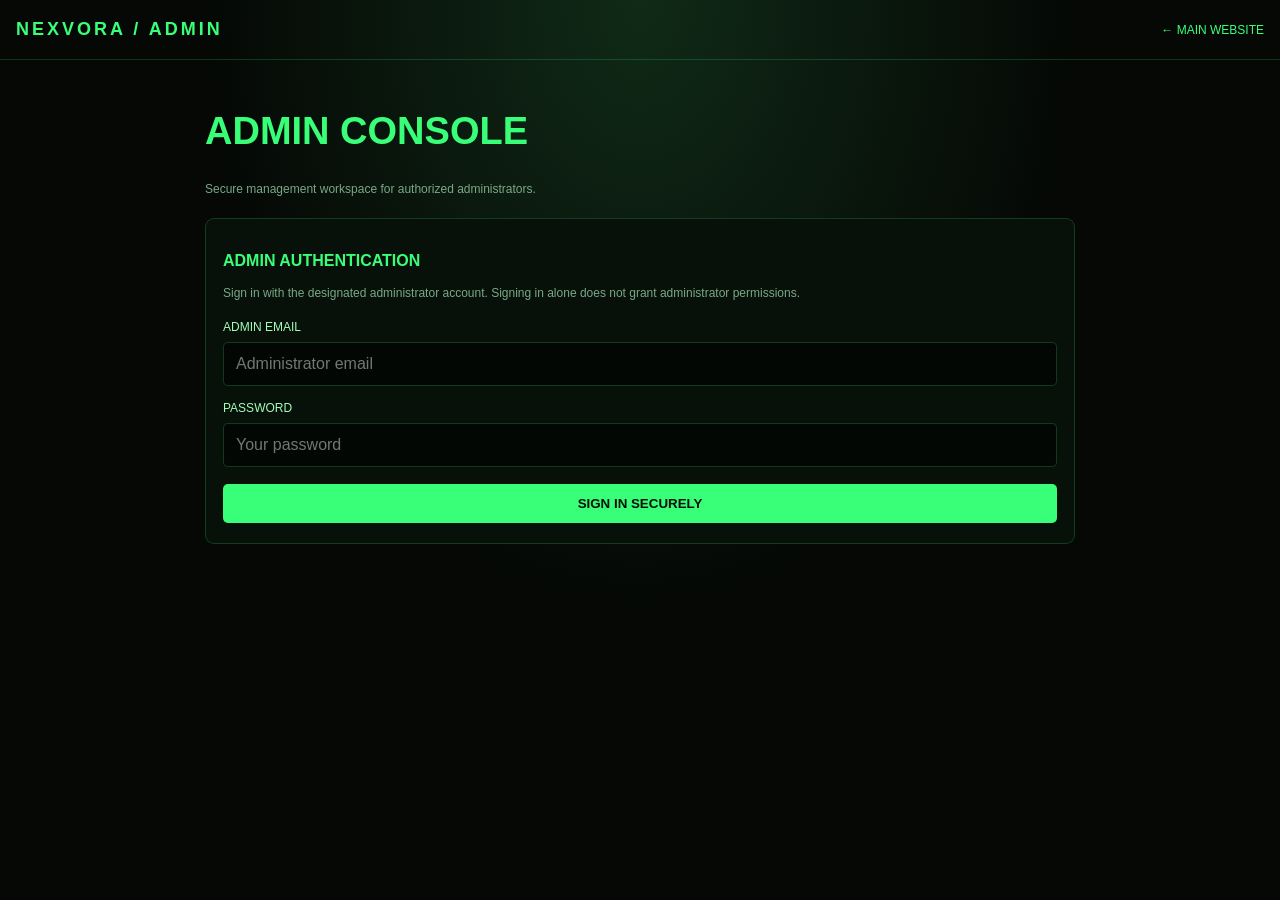
<file: vault-admin-fixed.html>
<!DOCTYPE html>
<html lang="en">
<head>
<meta charset="UTF-8">
<meta name="viewport" content="width=device-width, initial-scale=1">
<meta name="theme-color" content="#050805">
<title>NEXVORA | Admin Console</title>
<style>
:root{--bg:#050805;--panel:#0b120c;--green:#39ff78;--soft:#a0ffb7;--muted:#78a985}
*{box-sizing:border-box}
body{margin:0;min-height:100vh;background:radial-gradient(ellipse at top,#102a17,transparent 48%),var(--bg);font-family:Arial,sans-serif;color:var(--soft)}
header{padding:19px 16px;border-bottom:1px solid #39ff7830;display:flex;justify-content:space-between;align-items:center;gap:12px}
.brand{font-size:18px;font-weight:900;letter-spacing:3px;color:var(--green)}
a,button{cursor:pointer}
a{color:var(--green);text-decoration:none;font-size:12px}
main{width:min(900px,100%);margin:auto;padding:25px 15px 45px}
h1{font-size:clamp(25px,6vw,38px);color:var(--green)}
h2{font-size:16px;color:var(--green)}
p{font-size:12px;color:var(--muted);line-height:1.8}
.panel{margin-top:17px;padding:20px 17px;border:1px solid #39ff7830;border-radius:9px;background:#08100a}
label{display:block;font-size:12px;margin:15px 0 8px}
input,select,textarea{width:100%;padding:12px;border:1px solid #39ff7835;border-radius:5px;background:#030704;color:var(--soft);font:inherit}
textarea{min-height:85px;resize:vertical}
button{padding:12px 15px;border:1px solid #39ff7840;border-radius:5px;background:#0b120c;color:var(--green);font-weight:800}
.primary{width:100%;margin-top:17px;background:var(--green);color:#031006;border:0}
.tabs{display:flex;flex-wrap:wrap;gap:8px;margin:18px 0}
.tab.active{background:var(--green);color:#031006}
#message{font-size:12px;line-height:1.8;color:var(--green);overflow-wrap:anywhere}
.warning{border:1px solid #39ff7840;padding:14px;border-radius:6px;color:var(--soft);font-size:12px;line-height:1.8}
.muted{color:var(--muted)}

[hidden]{display:none!important}
.form-grid{display:grid;grid-template-columns:repeat(2,minmax(0,1fr));gap:0 14px}
.form-grid .full{grid-column:1/-1}
.listing-actions{display:flex;gap:8px;flex-wrap:wrap;margin-top:12px}
.listing-actions button{flex:1}
.preview-images{display:flex;gap:8px;flex-wrap:wrap;margin-top:10px}
.preview-images img,.listing-thumb{width:78px;height:78px;object-fit:cover;border:1px solid #39ff7850;border-radius:5px}
.listing-card{margin-top:14px;padding:14px;border:1px solid #39ff7830;border-radius:8px;background:#050a06}
@media(max-width:520px){.form-grid{grid-template-columns:1fr}.form-grid .full{grid-column:auto}}

</style>
</head>
<body>
<header>
  <div class="brand">NEXVORA / ADMIN</div>
  <a href="index.html">← MAIN WEBSITE</a>
</header>

<main>
  <h1>ADMIN CONSOLE</h1>
  <p>Secure management workspace for authorized administrators.</p>

  <section class="panel" id="loginPanel">
    <h2>ADMIN AUTHENTICATION</h2>
    <p>Sign in with the designated administrator account. Signing in alone does not grant administrator permissions.</p>
    <form id="adminLogin">
      <label for="email">ADMIN EMAIL</label>
      <input id="email" type="email" autocomplete="username" required placeholder="Administrator email">
      <label for="password">PASSWORD</label>
      <input id="password" type="password" autocomplete="current-password" required placeholder="Your password">
      <button class="primary" type="submit">SIGN IN SECURELY</button>
    </form>
  </section>

  <section class="panel" id="consolePanel" hidden>
    <h2>ADMIN WORKSPACE</h2>
    <div class="warning">
      <strong>ACCESS CHECK REQUIRED</strong>
      <p class="muted">Your account is signed in, but this page has not yet verified an administrator role on a trusted server. Management actions remain disabled until secure authorization is configured.</p>
    </div>

    <div class="tabs">
      <button class="tab active" type="button" data-tab="overview">OVERVIEW</button>
      <button class="tab" type="button" data-tab="listings">LISTINGS</button>
      <button class="tab" type="button" data-tab="orders">ORDERS</button>
      <button class="tab" type="button" data-tab="payments">PAYMENTS</button>
      <button class="tab" type="button" data-tab="refunds">REFUNDS</button>
      <button class="tab" type="button" data-tab="customers">CUSTOMERS</button>
    </div>

    <div id="sectionContent">
      <h2 id="sectionTitle">OVERVIEW</h2>
      <p id="sectionText">Administrator verification and secure database permissions must be configured before records can be managed.</p>
    </div>
    <button id="logoutBtn" type="button">SIGN OUT</button>
  </section>

  <div id="message" role="status" aria-live="polite"></div>
</main>

<script type="module">
import { createClient } from 'https://esm.sh/@supabase/supabase-js@2';

const supabase = createClient(
  'https://eggcveabpqldhcpzcmcr.supabase.co',
  'sb_publishable_IVWNe_8YmgLmaXUHOymn1Q_t7Kso8Bd'
);

const message = document.getElementById('message');
async function verifyAdmin() {
  const { data: { user }, error: userError } =
    await supabase.auth.getUser();

  if (userError || !user) {
    window.location.replace('login.html');
    return false;
  }

  const { data, error } = await supabase.rpc('is_admin');

  if (error || data !== true) {
    document.getElementById('loginPanel').hidden = true;
    document.getElementById('consolePanel').hidden = true;
    message.textContent =
      'Access denied. Only an authorized administrator can access this panel.';
    return false;
  }

  return true;
}
const loginPanel = document.getElementById('loginPanel');
const consolePanel = document.getElementById('consolePanel');
async function refreshSession() {
  const { data: { session }, error } = await supabase.auth.getSession();

  if (error || !session) {
    loginPanel.hidden = false;
    consolePanel.hidden = true;
    return;
  }

  loginPanel.hidden = true;
  consolePanel.hidden = true;
  message.textContent = 'Verifying administrator permissions...';

  const isAdmin = await verifyAdmin();

  if (isAdmin) {
    consolePanel.hidden = false;
    message.textContent = 'Administrator verified.';
  }
}
document.getElementById('adminLogin').addEventListener('submit', async (event) => {
  event.preventDefault();
  message.textContent = 'Checking account...';

  const email = document.getElementById('email').value.trim();
  const password = document.getElementById('password').value;

  const { error } = await supabase.auth.signInWithPassword({ email, password });

  if (error) {
    message.textContent = 'Sign-in failed. Check your credentials and try again.';
    return;
  }

  message.textContent = 'Signed in. Checking administrator permissions...';
  await refreshSession();
});
let editingListingId = null;

function makeField(labelText, id, type = 'text', attrs = {}) {
  const wrap = document.createElement('div');
  if (attrs.full) wrap.className = 'full';
  const label = document.createElement('label');
  label.htmlFor = id;
  label.textContent = labelText;
  wrap.appendChild(label);
  let input;
  if (type === 'textarea') {
    input = document.createElement('textarea');
  } else if (type === 'select') {
    input = document.createElement('select');
    [['active','Active'],['inactive','Inactive']].forEach(([value, text]) => {
      const option = document.createElement('option');
      option.value = value; option.textContent = text; input.appendChild(option);
    });
  } else {
    input = document.createElement('input');
    input.type = type;
  }
  input.id = id;
  if (attrs.required) input.required = true;
  if (attrs.min !== undefined) input.min = attrs.min;
  if (attrs.step !== undefined) input.step = attrs.step;
  if (attrs.placeholder) input.placeholder = attrs.placeholder;
  wrap.appendChild(input);
  return { wrap, input };
}

function setFieldValue(id, value) {
  const el = document.getElementById(id);
  if (el) el.value = value ?? '';
}

async function loadListings() {
  const content = document.getElementById('sectionContent');
  content.replaceChildren();

  const heading = document.createElement('h2');
  heading.textContent = 'LISTINGS MANAGEMENT';
  content.appendChild(heading);

  const formPanel = document.createElement('div');
  formPanel.className = 'panel';
  const formHeading = document.createElement('h2');
  formHeading.id = 'listingFormHeading';
  formHeading.textContent = 'ADD LISTING';
  formPanel.appendChild(formHeading);

  const form = document.createElement('form');
  form.id = 'listingForm';
  const grid = document.createElement('div');
  grid.className = 'form-grid';

  const fields = [
    makeField('TITLE / LISTING NAME *','listingTitle','text',{required:true,full:true,placeholder:'Enter listing title'}),
    makeField('DESCRIPTION','listingDescription','textarea',{full:true,placeholder:'Describe the listing'}),
    makeField('CATEGORY *','listingCategory','text',{required:true,placeholder:'e.g. Account showcase'}),
    makeField('PRICE (₹) *','listingPrice','number',{required:true,min:'0',step:'0.01'}),
    makeField('LEVEL','listingLevel','number',{min:'0',step:'1'}),
    makeField('ACCOUNT AGE','listingAge','text',{placeholder:'e.g. 2 years'}),
    makeField('RANK','listingRank','text',{placeholder:'Enter rank'}),
    makeField('GUN SKINS COUNT','listingGunSkins','number',{min:'0',step:'1'}),
    makeField('ITEMS COUNT','listingItems','number',{min:'0',step:'1'}),
    makeField('VAULT COLLECTION COUNT','listingVault','number',{min:'0',step:'1'}),
    makeField('RATING','listingRating','number',{min:'0',step:'0.01'}),
    makeField('STATUS','listingStatus','select',{}),
  ];
  fields.forEach(field => grid.appendChild(field.wrap));

  const imageWrap = document.createElement('div');
  imageWrap.className = 'full';
  const imageLabel = document.createElement('label');
  imageLabel.htmlFor = 'listingImages';
  imageLabel.textContent = 'LISTING IMAGES (JPG, PNG, WEBP · MAX 5 MB EACH)';
  imageWrap.appendChild(imageLabel);
  const imageInput = document.createElement('input');
  imageInput.id = 'listingImages';
  imageInput.type = 'file';
  imageInput.accept = 'image/jpeg,image/png,image/webp';
  imageInput.multiple = true;
  imageWrap.appendChild(imageInput);
  const imageHint = document.createElement('p');
  imageHint.textContent = 'Add listing images (up to 5 MB each). When editing, selecting one or more new images replaces the old image set. Leave this empty to keep current images.';
  imageWrap.appendChild(imageHint);
  const preview = document.createElement('div');
  preview.className = 'preview-images';
  preview.id = 'listingImagePreview';
  imageWrap.appendChild(preview);
  grid.appendChild(imageWrap);
  form.appendChild(grid);

  const saveButton = document.createElement('button');
  saveButton.className = 'primary';
  saveButton.type = 'submit';
  saveButton.id = 'listingSaveButton';
  saveButton.textContent = 'SAVE LISTING';
  form.appendChild(saveButton);

  const cancelButton = document.createElement('button');
  cancelButton.type = 'button';
  cancelButton.id = 'listingCancelButton';
  cancelButton.textContent = 'CANCEL EDIT';
  cancelButton.hidden = true;
  cancelButton.style.marginTop = '10px';
  cancelButton.style.width = '100%';
  form.appendChild(cancelButton);
  formPanel.appendChild(form);
  content.appendChild(formPanel);

  const listHeading = document.createElement('h2');
  listHeading.textContent = 'EXISTING LISTINGS';
  listHeading.style.marginTop = '24px';
  content.appendChild(listHeading);
  const listArea = document.createElement('div');
  listArea.id = 'listingListArea';
  const loading = document.createElement('p');
  loading.textContent = 'Loading listings...';
  listArea.appendChild(loading);
  content.appendChild(listArea);

  imageInput.addEventListener('change', () => {
    preview.replaceChildren();
    Array.from(imageInput.files || []).forEach(file => {
      if (!['image/jpeg','image/png','image/webp'].includes(file.type) || file.size > 5 * 1024 * 1024) {
        message.textContent = 'Each image must be JPG, PNG or WebP and 5 MB or smaller.';
        return;
      }
      const img = document.createElement('img');
      img.alt = file.name;
      img.src = URL.createObjectURL(file);
      preview.appendChild(img);
    });
  });

  function resetForm() {
    editingListingId = null;
    form.reset();
    preview.replaceChildren();
    formHeading.textContent = 'ADD LISTING';
    saveButton.textContent = 'SAVE LISTING';
    cancelButton.hidden = true;
    imageInput.value = '';
  }
  cancelButton.addEventListener('click', resetForm);

  async function refreshList() {
    listArea.replaceChildren();
    const wait = document.createElement('p');
    wait.textContent = 'Loading listings...';
    listArea.appendChild(wait);

    const { data, error } = await supabase
      .from('vault_listings')
      .select('id,title,description,category,price,image_url,image_urls,status,level,account_age,rank,gun_skins,items,vault_collection,rating,created_at')
      .order('created_at', { ascending: false });

    listArea.replaceChildren();
    if (error) {
      const err = document.createElement('p');
      err.textContent = 'Could not load listings: ' + error.message;
      listArea.appendChild(err);
      return;
    }
    if (!data.length) {
      const empty = document.createElement('p');
      empty.textContent = 'No listings yet. Use the form above to add one.';
      listArea.appendChild(empty);
      return;
    }

    data.forEach(item => {
      const card = document.createElement('article');
      card.className = 'listing-card';
      const title = document.createElement('h2');
      title.textContent = item.title || 'Untitled listing';
      card.appendChild(title);

      const images = Array.isArray(item.image_urls) && item.image_urls.length
        ? item.image_urls : (item.image_url ? [item.image_url] : []);
      if (images.length) {
        const img = document.createElement('img');
        img.className = 'listing-thumb';
        img.src = images[0];
        img.alt = 'Listing preview';
        img.loading = 'lazy';
        card.appendChild(img);
      }
      const detailLines = [
        `Category: ${item.category || '—'} · Price: ${item.price == null ? '—' : '₹' + item.price} · Status: ${item.status || '—'}`,
        `Level: ${item.level ?? '—'} · Account age: ${item.account_age || '—'} · Rank: ${item.rank || '—'}`,
        `Gun skins: ${item.gun_skins ?? '—'} · Items: ${item.items ?? '—'} · Vault collection: ${item.vault_collection ?? '—'} · Rating: ${item.rating ?? '—'}`,
        item.description || 'No description'
      ];
      detailLines.forEach(line => {
        const p = document.createElement('p');
        p.textContent = line;
        card.appendChild(p);
      });

      const actions = document.createElement('div');
      actions.className = 'listing-actions';
      const editBtn = document.createElement('button');
      editBtn.type = 'button';
      editBtn.textContent = 'EDIT';
      editBtn.addEventListener('click', () => {
        editingListingId = item.id;
        setFieldValue('listingTitle', item.title);
        setFieldValue('listingDescription', item.description);
        setFieldValue('listingCategory', item.category);
        setFieldValue('listingPrice', item.price);
        setFieldValue('listingLevel', item.level);
        setFieldValue('listingAge', item.account_age);
        setFieldValue('listingRank', item.rank);
        setFieldValue('listingGunSkins', item.gun_skins);
        setFieldValue('listingItems', item.items);
        setFieldValue('listingVault', item.vault_collection);
        setFieldValue('listingRating', item.rating);
        setFieldValue('listingStatus', item.status || 'active');
        formHeading.textContent = `EDIT LISTING #${item.id}`;
        saveButton.textContent = 'UPDATE LISTING';
        cancelButton.hidden = false;
        preview.replaceChildren();
        images.forEach(url => {
          const img = document.createElement('img');
          img.src = url; img.alt = 'Existing listing image';
          preview.appendChild(img);
        });
        formPanel.scrollIntoView({behavior:'smooth',block:'start'});
      });

      const deleteBtn = document.createElement('button');
      deleteBtn.type = 'button';
      deleteBtn.textContent = 'DELETE';
      deleteBtn.addEventListener('click', async () => {
        if (!window.confirm(`Delete listing #${item.id}? This removes the listing record, not its uploaded image files.`)) return;
        deleteBtn.disabled = true;
        const { error: deleteError } = await supabase.from('vault_listings').delete().eq('id', item.id);
        if (deleteError) {
          message.textContent = 'Delete failed: ' + deleteError.message;
          deleteBtn.disabled = false;
          return;
        }
        if (editingListingId === item.id) resetForm();
        message.textContent = 'Listing deleted.';
        await refreshList();
      });
      actions.append(editBtn, deleteBtn);
      card.appendChild(actions);
      listArea.appendChild(card);
    });
  }

  form.addEventListener('submit', async event => {
    event.preventDefault();
    if (!(await verifyAdmin())) return;
    saveButton.disabled = true;
    message.textContent = editingListingId ? 'Updating listing...' : 'Saving listing...';

    try {
      const existingImages = editingListingId
        ? await supabase.from('vault_listings').select('image_urls,image_url').eq('id', editingListingId).single()
        : {data:null,error:null};
      if (existingImages.error) throw existingImages.error;

      const selectedFiles = Array.from(imageInput.files || []);
      // On edit: selecting new images replaces the old image set.
      // Leaving the file picker empty preserves the existing image URLs.
      const imageUrls = selectedFiles.length
        ? []
        : (Array.isArray(existingImages.data?.image_urls) && existingImages.data.image_urls.length
            ? [...existingImages.data.image_urls]
            : (existingImages.data?.image_url ? [existingImages.data.image_url] : []));

      for (const file of selectedFiles) {
        if (!['image/jpeg','image/png','image/webp'].includes(file.type)) {
          throw new Error('Only JPG, PNG and WebP images are allowed.');
        }
        if (file.size > 5 * 1024 * 1024) {
          throw new Error('Each image must be 5 MB or smaller.');
        }
        const ext = file.type === 'image/jpeg' ? 'jpg' : file.type === 'image/png' ? 'png' : 'webp';
        const path = `${crypto.randomUUID()}.${ext}`;
        const { error: uploadError } = await supabase.storage
          .from('vault-listing-images')
          .upload(path, file, {contentType:file.type, upsert:false});
        if (uploadError) throw uploadError;
        const { data: publicUrl } = supabase.storage.from('vault-listing-images').getPublicUrl(path);
        imageUrls.push(publicUrl.publicUrl);
      }

      const numericOrNull = id => document.getElementById(id).value.trim() === ''
        ? null : Number(document.getElementById(id).value);
      const payload = {
        title: document.getElementById('listingTitle').value.trim(),
        description: document.getElementById('listingDescription').value.trim() || null,
        category: document.getElementById('listingCategory').value.trim(),
        price: Number(document.getElementById('listingPrice').value),
        level: numericOrNull('listingLevel'),
        account_age: document.getElementById('listingAge').value.trim() || null,
        rank: document.getElementById('listingRank').value.trim() || null,
        gun_skins: numericOrNull('listingGunSkins'),
        items: numericOrNull('listingItems'),
        vault_collection: numericOrNull('listingVault'),
        rating: numericOrNull('listingRating'),
        status: document.getElementById('listingStatus').value,
        image_urls: imageUrls,
        image_url: imageUrls[0] || null
      };

      const result = editingListingId
        ? await supabase.from('vault_listings').update(payload).eq('id', editingListingId)
        : await supabase.from('vault_listings').insert(payload);
      if (result.error) throw result.error;

      message.textContent = editingListingId ? 'Listing updated successfully.' : 'Listing added successfully.';
      resetForm();
      await refreshList();
    } catch (err) {
      message.textContent = 'Could not save listing: ' + (err?.message || 'Unknown error');
    } finally {
      saveButton.disabled = false;
    }
  });

  await refreshList();
}

const sections = {
  overview: [
    'OVERVIEW',
    'Administrator verified. Use Listings to manage permitted catalog items.'
  ],
  listings: [
    'LISTINGS',
    'Loading listings...'
  ],
  orders: [
    'ORDERS',
    'Order records are not connected yet.'
  ],
  payments: [
    'PAYMENTS',
    'Payment review is not connected yet. Verify payments securely before approving.'
  ],
  refunds: [
    'REFUNDS',
    'Refund requests are not connected yet.'
  ],
  customers: [
    'CUSTOMERS',
    'Customer management is not connected yet.'
  ]
};

document.querySelectorAll('[data-tab]').forEach(button => {
  button.addEventListener('click', () => {
    document.querySelectorAll('[data-tab]').forEach(item => item.classList.remove('active'));
    button.classList.add('active');
    const [title, text] = sections[button.dataset.tab];
    document.getElementById('sectionTitle').textContent = title;
    document.getElementById('sectionText').textContent = text;
    if (button.dataset.tab === 'listings') {
  loadListings();
    }
  });
});

document.getElementById('logoutBtn').addEventListener('click', async () => {
  const { error } = await supabase.auth.signOut();
  if (error) {
    message.textContent = 'Sign-out failed. Please try again.';
    return;
  }
  message.textContent = 'Signed out.';
  loginPanel.hidden = false;
  consolePanel.hidden = true;
});

refreshSession();
</script>
</body>
</html>
</file>
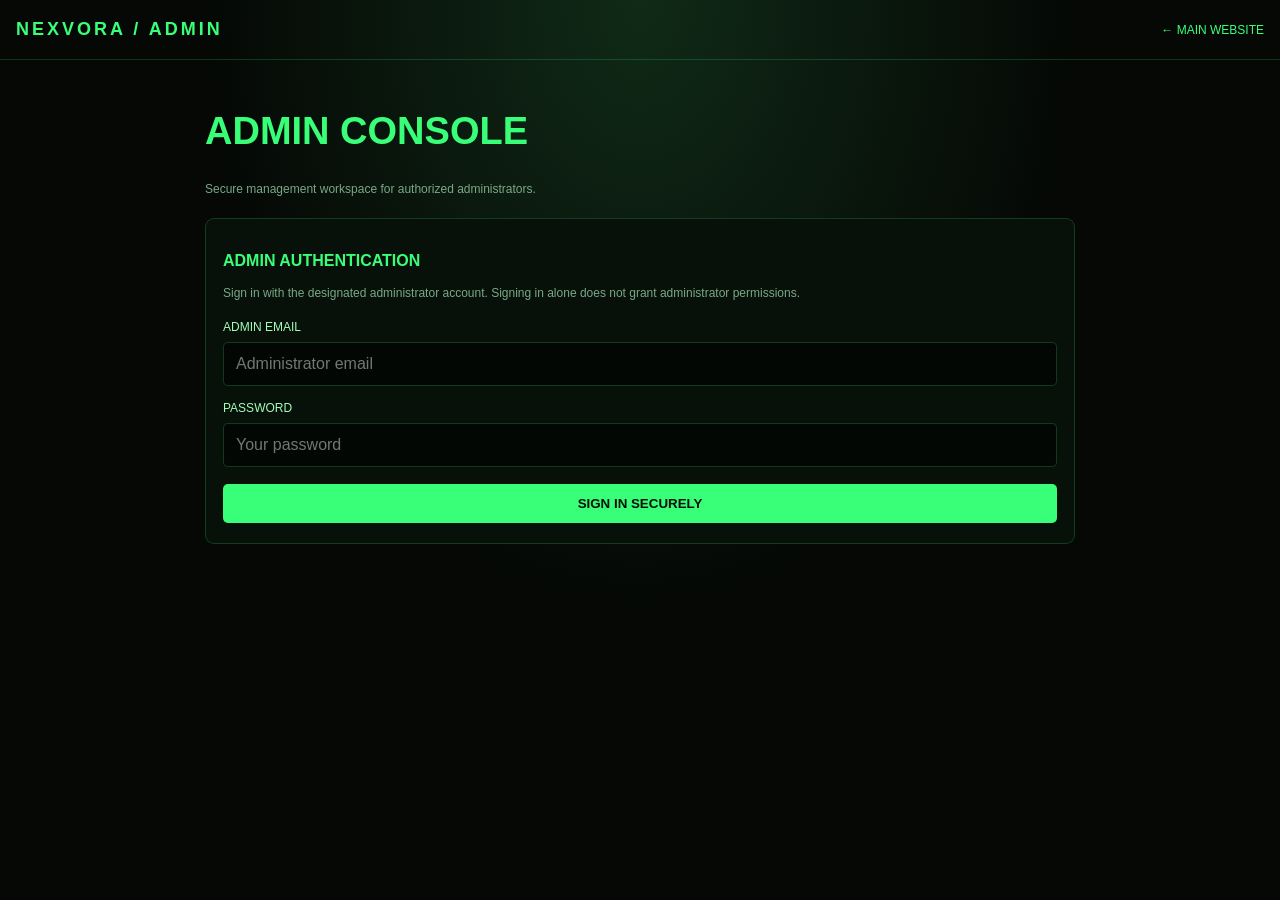
<file: vault-admin-updated-1.html>
<!DOCTYPE html>
<html lang="en">
<head>
<meta charset="UTF-8">
<meta name="viewport" content="width=device-width, initial-scale=1">
<meta name="theme-color" content="#050805">
<title>NEXVORA | Admin Console</title>
<style>
:root{--bg:#050805;--panel:#0b120c;--green:#39ff78;--soft:#a0ffb7;--muted:#78a985}
*{box-sizing:border-box}
body{margin:0;min-height:100vh;background:radial-gradient(ellipse at top,#102a17,transparent 48%),var(--bg);font-family:Arial,sans-serif;color:var(--soft)}
header{padding:19px 16px;border-bottom:1px solid #39ff7830;display:flex;justify-content:space-between;align-items:center;gap:12px}
.brand{font-size:18px;font-weight:900;letter-spacing:3px;color:var(--green)}
a,button{cursor:pointer}
a{color:var(--green);text-decoration:none;font-size:12px}
main{width:min(900px,100%);margin:auto;padding:25px 15px 45px}
h1{font-size:clamp(25px,6vw,38px);color:var(--green)}
h2{font-size:16px;color:var(--green)}
p{font-size:12px;color:var(--muted);line-height:1.8}
.panel{margin-top:17px;padding:20px 17px;border:1px solid #39ff7830;border-radius:9px;background:#08100a}
label{display:block;font-size:12px;margin:15px 0 8px}
input,select,textarea{width:100%;padding:12px;border:1px solid #39ff7835;border-radius:5px;background:#030704;color:var(--soft);font:inherit}
textarea{min-height:85px;resize:vertical}
button{padding:12px 15px;border:1px solid #39ff7840;border-radius:5px;background:#0b120c;color:var(--green);font-weight:800}
.primary{width:100%;margin-top:17px;background:var(--green);color:#031006;border:0}
.tabs{display:flex;flex-wrap:wrap;gap:8px;margin:18px 0}
.tab.active{background:var(--green);color:#031006}
#message{font-size:12px;line-height:1.8;color:var(--green);overflow-wrap:anywhere}
.warning{border:1px solid #39ff7840;padding:14px;border-radius:6px;color:var(--soft);font-size:12px;line-height:1.8}
.muted{color:var(--muted)}

[hidden]{display:none!important}
.form-grid{display:grid;grid-template-columns:repeat(2,minmax(0,1fr));gap:0 14px}
.form-grid .full{grid-column:1/-1}
.listing-actions{display:flex;gap:8px;flex-wrap:wrap;margin-top:12px}
.listing-actions button{flex:1}
.preview-images{display:flex;gap:8px;flex-wrap:wrap;margin-top:10px}
.preview-images img,.listing-thumb{width:78px;height:78px;object-fit:cover;border:1px solid #39ff7850;border-radius:5px}
.listing-card{margin-top:14px;padding:14px;border:1px solid #39ff7830;border-radius:8px;background:#050a06}
@media(max-width:520px){.form-grid{grid-template-columns:1fr}.form-grid .full{grid-column:auto}}

</style>
</head>
<body>
<header>
  <div class="brand">NEXVORA / ADMIN</div>
  <a href="index.html">← MAIN WEBSITE</a>
</header>

<main>
  <h1>ADMIN CONSOLE</h1>
  <p>Secure management workspace for authorized administrators.</p>

  <section class="panel" id="loginPanel">
    <h2>ADMIN AUTHENTICATION</h2>
    <p>Sign in with the designated administrator account. Signing in alone does not grant administrator permissions.</p>
    <form id="adminLogin">
      <label for="email">ADMIN EMAIL</label>
      <input id="email" type="email" autocomplete="username" required placeholder="Administrator email">
      <label for="password">PASSWORD</label>
      <input id="password" type="password" autocomplete="current-password" required placeholder="Your password">
      <button class="primary" type="submit">SIGN IN SECURELY</button>
    </form>
  </section>

  <section class="panel" id="consolePanel" hidden>
    <h2>ADMIN WORKSPACE</h2>
    <div class="warning">
      <strong>ACCESS CHECK REQUIRED</strong>
      <p class="muted">Your account is signed in, but this page has not yet verified an administrator role on a trusted server. Management actions remain disabled until secure authorization is configured.</p>
    </div>

    <div class="tabs">
      <button class="tab active" type="button" data-tab="overview">OVERVIEW</button>
      <button class="tab" type="button" data-tab="listings">LISTINGS</button>
      <button class="tab" type="button" data-tab="orders">ORDERS</button>
      <button class="tab" type="button" data-tab="payments">PAYMENTS</button>
      <button class="tab" type="button" data-tab="refunds">REFUNDS</button>
      <button class="tab" type="button" data-tab="customers">CUSTOMERS</button>
    </div>

    <div id="sectionContent">
      <h2 id="sectionTitle">OVERVIEW</h2>
      <p id="sectionText">Administrator verification and secure database permissions must be configured before records can be managed.</p>
    </div>
    <button id="logoutBtn" type="button">SIGN OUT</button>
  </section>

  <div id="message" role="status" aria-live="polite"></div>
</main>

<script type="module">
import { createClient } from 'https://esm.sh/@supabase/supabase-js@2';

const supabase = createClient(
  'https://eggcveabpqldhcpzcmcr.supabase.co',
  'sb_publishable_IVWNe_8YmgLmaXUHOymn1Q_t7Kso8Bd'
);

const message = document.getElementById('message');
async function verifyAdmin() {
  const { data: { user }, error: userError } =
    await supabase.auth.getUser();

  if (userError || !user) {
    window.location.replace('login.html');
    return false;
  }

  const { data, error } = await supabase.rpc('is_admin');

  if (error || data !== true) {
    document.getElementById('loginPanel').hidden = true;
    document.getElementById('consolePanel').hidden = true;
    message.textContent =
      'Access denied. Only an authorized administrator can access this panel.';
    return false;
  }

  return true;
}
const loginPanel = document.getElementById('loginPanel');
const consolePanel = document.getElementById('consolePanel');
async function refreshSession() {
  const { data: { session }, error } = await supabase.auth.getSession();

  if (error || !session) {
    loginPanel.hidden = false;
    consolePanel.hidden = true;
    return;
  }

  loginPanel.hidden = true;
  consolePanel.hidden = true;
  message.textContent = 'Verifying administrator permissions...';

  const isAdmin = await verifyAdmin();

  if (isAdmin) {
    consolePanel.hidden = false;
    message.textContent = 'Administrator verified.';
  }
}
document.getElementById('adminLogin').addEventListener('submit', async (event) => {
  event.preventDefault();
  message.textContent = 'Checking account...';

  const email = document.getElementById('email').value.trim();
  const password = document.getElementById('password').value;

  const { error } = await supabase.auth.signInWithPassword({ email, password });

  if (error) {
    message.textContent = 'Sign-in failed. Check your credentials and try again.';
    return;
  }

  message.textContent = 'Signed in. Checking administrator permissions...';
  await refreshSession();
});
let editingListingId = null;

function makeField(labelText, id, type = 'text', attrs = {}) {
  const wrap = document.createElement('div');
  if (attrs.full) wrap.className = 'full';
  const label = document.createElement('label');
  label.htmlFor = id;
  label.textContent = labelText;
  wrap.appendChild(label);
  let input;
  if (type === 'textarea') {
    input = document.createElement('textarea');
  } else if (type === 'select') {
    input = document.createElement('select');
    [['active','Active'],['inactive','Inactive']].forEach(([value, text]) => {
      const option = document.createElement('option');
      option.value = value; option.textContent = text; input.appendChild(option);
    });
  } else {
    input = document.createElement('input');
    input.type = type;
  }
  input.id = id;
  if (attrs.required) input.required = true;
  if (attrs.min !== undefined) input.min = attrs.min;
  if (attrs.step !== undefined) input.step = attrs.step;
  if (attrs.placeholder) input.placeholder = attrs.placeholder;
  wrap.appendChild(input);
  return { wrap, input };
}

function setFieldValue(id, value) {
  const el = document.getElementById(id);
  if (el) el.value = value ?? '';
}

async function loadListings() {
  const content = document.getElementById('sectionContent');
  content.replaceChildren();

  const heading = document.createElement('h2');
  heading.textContent = 'LISTINGS MANAGEMENT';
  content.appendChild(heading);

  const formPanel = document.createElement('div');
  formPanel.className = 'panel';
  const formHeading = document.createElement('h2');
  formHeading.id = 'listingFormHeading';
  formHeading.textContent = 'ADD LISTING';
  formPanel.appendChild(formHeading);

  const form = document.createElement('form');
  form.id = 'listingForm';
  const grid = document.createElement('div');
  grid.className = 'form-grid';

  const fields = [
    makeField('TITLE / LISTING NAME *','listingTitle','text',{required:true,full:true,placeholder:'Enter listing title'}),
    makeField('DESCRIPTION','listingDescription','textarea',{full:true,placeholder:'Describe the listing'}),
    makeField('CATEGORY *','listingCategory','text',{required:true,placeholder:'e.g. Account showcase'}),
    makeField('PRICE (₹) *','listingPrice','number',{required:true,min:'0',step:'0.01'}),
    makeField('LEVEL','listingLevel','number',{min:'0',step:'1'}),
    makeField('ACCOUNT AGE','listingAge','text',{placeholder:'e.g. 2 years'}),
    makeField('RANK','listingRank','text',{placeholder:'Enter rank'}),
    makeField('GUN SKINS COUNT','listingGunSkins','number',{min:'0',step:'1'}),
    makeField('ITEMS COUNT','listingItems','number',{min:'0',step:'1'}),
    makeField('VAULT COLLECTION COUNT','listingVault','number',{min:'0',step:'1'}),
    makeField('RATING','listingRating','number',{min:'0',step:'0.01'}),
    makeField('STATUS','listingStatus','select',{}),
  ];
  fields.forEach(field => grid.appendChild(field.wrap));

  const imageWrap = document.createElement('div');
  imageWrap.className = 'full';
  const imageLabel = document.createElement('label');
  imageLabel.htmlFor = 'listingImages';
  imageLabel.textContent = 'LISTING IMAGES (JPG, PNG, WEBP · MAX 5 MB EACH)';
  imageWrap.appendChild(imageLabel);
  const imageInput = document.createElement('input');
  imageInput.id = 'listingImages';
  imageInput.type = 'file';
  imageInput.accept = 'image/jpeg,image/png,image/webp';
  imageInput.multiple = true;
  imageWrap.appendChild(imageInput);
  const imageHint = document.createElement('p');
  imageHint.textContent = 'Choose images for this listing. On edit, newly selected images are added to the existing images.';
  imageWrap.appendChild(imageHint);
  const preview = document.createElement('div');
  preview.className = 'preview-images';
  preview.id = 'listingImagePreview';
  imageWrap.appendChild(preview);
  grid.appendChild(imageWrap);
  form.appendChild(grid);

  const saveButton = document.createElement('button');
  saveButton.className = 'primary';
  saveButton.type = 'submit';
  saveButton.id = 'listingSaveButton';
  saveButton.textContent = 'SAVE LISTING';
  form.appendChild(saveButton);

  const cancelButton = document.createElement('button');
  cancelButton.type = 'button';
  cancelButton.id = 'listingCancelButton';
  cancelButton.textContent = 'CANCEL EDIT';
  cancelButton.hidden = true;
  cancelButton.style.marginTop = '10px';
  cancelButton.style.width = '100%';
  form.appendChild(cancelButton);
  formPanel.appendChild(form);
  content.appendChild(formPanel);

  const listHeading = document.createElement('h2');
  listHeading.textContent = 'EXISTING LISTINGS';
  listHeading.style.marginTop = '24px';
  content.appendChild(listHeading);
  const listArea = document.createElement('div');
  listArea.id = 'listingListArea';
  const loading = document.createElement('p');
  loading.textContent = 'Loading listings...';
  listArea.appendChild(loading);
  content.appendChild(listArea);

  imageInput.addEventListener('change', () => {
    preview.replaceChildren();
    Array.from(imageInput.files || []).forEach(file => {
      if (!['image/jpeg','image/png','image/webp'].includes(file.type) || file.size > 5 * 1024 * 1024) {
        message.textContent = 'Each image must be JPG, PNG or WebP and 5 MB or smaller.';
        return;
      }
      const img = document.createElement('img');
      img.alt = file.name;
      img.src = URL.createObjectURL(file);
      preview.appendChild(img);
    });
  });

  function resetForm() {
    editingListingId = null;
    form.reset();
    preview.replaceChildren();
    formHeading.textContent = 'ADD LISTING';
    saveButton.textContent = 'SAVE LISTING';
    cancelButton.hidden = true;
    imageInput.value = '';
  }
  cancelButton.addEventListener('click', resetForm);

  async function refreshList() {
    listArea.replaceChildren();
    const wait = document.createElement('p');
    wait.textContent = 'Loading listings...';
    listArea.appendChild(wait);

    const { data, error } = await supabase
      .from('vault_listings')
      .select('id,title,description,category,price,image_url,image_urls,status,level,account_age,rank,gun_skins,items,vault_collection,rating,created_at')
      .order('created_at', { ascending: false });

    listArea.replaceChildren();
    if (error) {
      const err = document.createElement('p');
      err.textContent = 'Could not load listings: ' + error.message;
      listArea.appendChild(err);
      return;
    }
    if (!data.length) {
      const empty = document.createElement('p');
      empty.textContent = 'No listings yet. Use the form above to add one.';
      listArea.appendChild(empty);
      return;
    }

    data.forEach(item => {
      const card = document.createElement('article');
      card.className = 'listing-card';
      const title = document.createElement('h2');
      title.textContent = item.title || 'Untitled listing';
      card.appendChild(title);

      const images = Array.isArray(item.image_urls) && item.image_urls.length
        ? item.image_urls : (item.image_url ? [item.image_url] : []);
      if (images.length) {
        const img = document.createElement('img');
        img.className = 'listing-thumb';
        img.src = images[0];
        img.alt = 'Listing preview';
        img.loading = 'lazy';
        card.appendChild(img);
      }
      const detailLines = [
        `Category: ${item.category || '—'} · Price: ${item.price == null ? '—' : '₹' + item.price} · Status: ${item.status || '—'}`,
        `Level: ${item.level ?? '—'} · Account age: ${item.account_age || '—'} · Rank: ${item.rank || '—'}`,
        `Gun skins: ${item.gun_skins ?? '—'} · Items: ${item.items ?? '—'} · Vault collection: ${item.vault_collection ?? '—'} · Rating: ${item.rating ?? '—'}`,
        item.description || 'No description'
      ];
      detailLines.forEach(line => {
        const p = document.createElement('p');
        p.textContent = line;
        card.appendChild(p);
      });

      const actions = document.createElement('div');
      actions.className = 'listing-actions';
      const editBtn = document.createElement('button');
      editBtn.type = 'button';
      editBtn.textContent = 'EDIT';
      editBtn.addEventListener('click', () => {
        editingListingId = item.id;
        setFieldValue('listingTitle', item.title);
        setFieldValue('listingDescription', item.description);
        setFieldValue('listingCategory', item.category);
        setFieldValue('listingPrice', item.price);
        setFieldValue('listingLevel', item.level);
        setFieldValue('listingAge', item.account_age);
        setFieldValue('listingRank', item.rank);
        setFieldValue('listingGunSkins', item.gun_skins);
        setFieldValue('listingItems', item.items);
        setFieldValue('listingVault', item.vault_collection);
        setFieldValue('listingRating', item.rating);
        setFieldValue('listingStatus', item.status || 'active');
        formHeading.textContent = `EDIT LISTING #${item.id}`;
        saveButton.textContent = 'UPDATE LISTING';
        cancelButton.hidden = false;
        preview.replaceChildren();
        images.forEach(url => {
          const img = document.createElement('img');
          img.src = url; img.alt = 'Existing listing image';
          preview.appendChild(img);
        });
        formPanel.scrollIntoView({behavior:'smooth',block:'start'});
      });

      const deleteBtn = document.createElement('button');
      deleteBtn.type = 'button';
      deleteBtn.textContent = 'DELETE';
      deleteBtn.addEventListener('click', async () => {
        if (!window.confirm(`Delete listing #${item.id}? This removes the listing record, not its uploaded image files.`)) return;
        deleteBtn.disabled = true;
        const { error: deleteError } = await supabase.from('vault_listings').delete().eq('id', item.id);
        if (deleteError) {
          message.textContent = 'Delete failed: ' + deleteError.message;
          deleteBtn.disabled = false;
          return;
        }
        if (editingListingId === item.id) resetForm();
        message.textContent = 'Listing deleted.';
        await refreshList();
      });
      actions.append(editBtn, deleteBtn);
      card.appendChild(actions);
      listArea.appendChild(card);
    });
  }

  form.addEventListener('submit', async event => {
    event.preventDefault();
    if (!(await verifyAdmin())) return;
    saveButton.disabled = true;
    message.textContent = editingListingId ? 'Updating listing...' : 'Saving listing...';

    try {
      const existingImages = editingListingId
        ? await supabase.from('vault_listings').select('image_urls,image_url').eq('id', editingListingId).single()
        : {data:null,error:null};
      if (existingImages.error) throw existingImages.error;

      const imageUrls = Array.isArray(existingImages.data?.image_urls)
        ? [...existingImages.data.image_urls]
        : (existingImages.data?.image_url ? [existingImages.data.image_url] : []);

      for (const file of Array.from(imageInput.files || [])) {
        if (!['image/jpeg','image/png','image/webp'].includes(file.type)) {
          throw new Error('Only JPG, PNG and WebP images are allowed.');
        }
        if (file.size > 5 * 1024 * 1024) {
          throw new Error('Each image must be 5 MB or smaller.');
        }
        const ext = file.type === 'image/jpeg' ? 'jpg' : file.type === 'image/png' ? 'png' : 'webp';
        const path = `${crypto.randomUUID()}.${ext}`;
        const { error: uploadError } = await supabase.storage
          .from('vault-listing-images')
          .upload(path, file, {contentType:file.type, upsert:false});
        if (uploadError) throw uploadError;
        const { data: publicUrl } = supabase.storage.from('vault-listing-images').getPublicUrl(path);
        imageUrls.push(publicUrl.publicUrl);
      }

      const numericOrNull = id => document.getElementById(id).value.trim() === ''
        ? null : Number(document.getElementById(id).value);
      const payload = {
        title: document.getElementById('listingTitle').value.trim(),
        description: document.getElementById('listingDescription').value.trim() || null,
        category: document.getElementById('listingCategory').value.trim(),
        price: Number(document.getElementById('listingPrice').value),
        level: numericOrNull('listingLevel'),
        account_age: document.getElementById('listingAge').value.trim() || null,
        rank: document.getElementById('listingRank').value.trim() || null,
        gun_skins: numericOrNull('listingGunSkins'),
        items: numericOrNull('listingItems'),
        vault_collection: numericOrNull('listingVault'),
        rating: numericOrNull('listingRating'),
        status: document.getElementById('listingStatus').value,
        image_urls: imageUrls,
        image_url: imageUrls[0] || null
      };

      const result = editingListingId
        ? await supabase.from('vault_listings').update(payload).eq('id', editingListingId)
        : await supabase.from('vault_listings').insert(payload);
      if (result.error) throw result.error;

      message.textContent = editingListingId ? 'Listing updated successfully.' : 'Listing added successfully.';
      resetForm();
      await refreshList();
    } catch (err) {
      message.textContent = 'Could not save listing: ' + (err?.message || 'Unknown error');
    } finally {
      saveButton.disabled = false;
    }
  });

  await refreshList();
}

const sections = {
  overview: [
    'OVERVIEW',
    'Administrator verified. Use Listings to manage permitted catalog items.'
  ],
  listings: [
    'LISTINGS',
    'Loading listings...'
  ],
  orders: [
    'ORDERS',
    'Order records are not connected yet.'
  ],
  payments: [
    'PAYMENTS',
    'Payment review is not connected yet. Verify payments securely before approving.'
  ],
  refunds: [
    'REFUNDS',
    'Refund requests are not connected yet.'
  ],
  customers: [
    'CUSTOMERS',
    'Customer management is not connected yet.'
  ]
};

document.querySelectorAll('[data-tab]').forEach(button => {
  button.addEventListener('click', () => {
    document.querySelectorAll('[data-tab]').forEach(item => item.classList.remove('active'));
    button.classList.add('active');
    const [title, text] = sections[button.dataset.tab];
    document.getElementById('sectionTitle').textContent = title;
    document.getElementById('sectionText').textContent = text;
    if (button.dataset.tab === 'listings') {
  loadListings();
    }
  });
});

document.getElementById('logoutBtn').addEventListener('click', async () => {
  const { error } = await supabase.auth.signOut();
  if (error) {
    message.textContent = 'Sign-out failed. Please try again.';
    return;
  }
  message.textContent = 'Signed out.';
  loginPanel.hidden = false;
  consolePanel.hidden = true;
});

refreshSession();
</script>
</body>
</html>
</file>
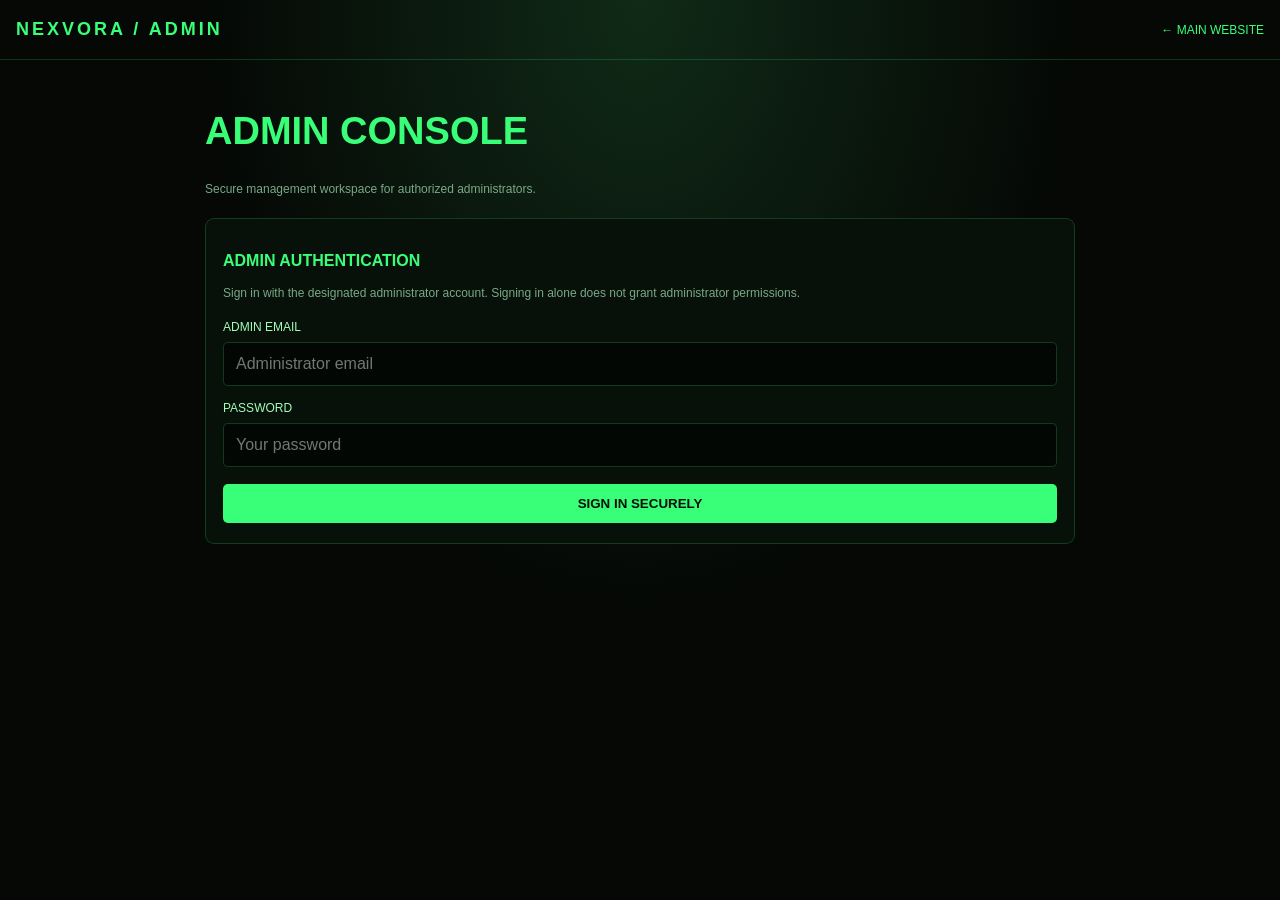
<file: vault-admin-updated-2.html>
<!DOCTYPE html>
<html lang="en">
<head>
<meta charset="UTF-8">
<meta name="viewport" content="width=device-width, initial-scale=1">
<meta name="theme-color" content="#050805">
<title>NEXVORA | Admin Console</title>
<style>
:root{--bg:#050805;--panel:#0b120c;--green:#39ff78;--soft:#a0ffb7;--muted:#78a985}
*{box-sizing:border-box}
body{margin:0;min-height:100vh;background:radial-gradient(ellipse at top,#102a17,transparent 48%),var(--bg);font-family:Arial,sans-serif;color:var(--soft)}
header{padding:19px 16px;border-bottom:1px solid #39ff7830;display:flex;justify-content:space-between;align-items:center;gap:12px}
.brand{font-size:18px;font-weight:900;letter-spacing:3px;color:var(--green)}
a,button{cursor:pointer}
a{color:var(--green);text-decoration:none;font-size:12px}
main{width:min(900px,100%);margin:auto;padding:25px 15px 45px}
h1{font-size:clamp(25px,6vw,38px);color:var(--green)}
h2{font-size:16px;color:var(--green)}
p{font-size:12px;color:var(--muted);line-height:1.8}
.panel{margin-top:17px;padding:20px 17px;border:1px solid #39ff7830;border-radius:9px;background:#08100a}
label{display:block;font-size:12px;margin:15px 0 8px}
input,select,textarea{width:100%;padding:12px;border:1px solid #39ff7835;border-radius:5px;background:#030704;color:var(--soft);font:inherit}
textarea{min-height:85px;resize:vertical}
button{padding:12px 15px;border:1px solid #39ff7840;border-radius:5px;background:#0b120c;color:var(--green);font-weight:800}
.primary{width:100%;margin-top:17px;background:var(--green);color:#031006;border:0}
.tabs{display:flex;flex-wrap:wrap;gap:8px;margin:18px 0}
.tab.active{background:var(--green);color:#031006}
#message{font-size:12px;line-height:1.8;color:var(--green);overflow-wrap:anywhere}
.warning{border:1px solid #39ff7840;padding:14px;border-radius:6px;color:var(--soft);font-size:12px;line-height:1.8}
.muted{color:var(--muted)}

[hidden]{display:none!important}
.form-grid{display:grid;grid-template-columns:repeat(2,minmax(0,1fr));gap:0 14px}
.form-grid .full{grid-column:1/-1}
.listing-actions{display:flex;gap:8px;flex-wrap:wrap;margin-top:12px}
.listing-actions button{flex:1}
.preview-images{display:flex;gap:8px;flex-wrap:wrap;margin-top:10px}
.preview-images img,.listing-thumb{width:78px;height:78px;object-fit:cover;border:1px solid #39ff7850;border-radius:5px}
.listing-card{margin-top:14px;padding:14px;border:1px solid #39ff7830;border-radius:8px;background:#050a06}
@media(max-width:520px){.form-grid{grid-template-columns:1fr}.form-grid .full{grid-column:auto}}

</style>
</head>
<body>
<header>
  <div class="brand">NEXVORA / ADMIN</div>
  <a href="index.html">← MAIN WEBSITE</a>
</header>

<main>
  <h1>ADMIN CONSOLE</h1>
  <p>Secure management workspace for authorized administrators.</p>

  <section class="panel" id="loginPanel">
    <h2>ADMIN AUTHENTICATION</h2>
    <p>Sign in with the designated administrator account. Signing in alone does not grant administrator permissions.</p>
    <form id="adminLogin">
      <label for="email">ADMIN EMAIL</label>
      <input id="email" type="email" autocomplete="username" required placeholder="Administrator email">
      <label for="password">PASSWORD</label>
      <input id="password" type="password" autocomplete="current-password" required placeholder="Your password">
      <button class="primary" type="submit">SIGN IN SECURELY</button>
    </form>
  </section>

  <section class="panel" id="consolePanel" hidden>
    <h2>ADMIN WORKSPACE</h2>
    <div class="warning">
      <strong>ACCESS CHECK REQUIRED</strong>
      <p class="muted">Your account is signed in, but this page has not yet verified an administrator role on a trusted server. Management actions remain disabled until secure authorization is configured.</p>
    </div>

    <div class="tabs">
      <button class="tab active" type="button" data-tab="overview">OVERVIEW</button>
      <button class="tab" type="button" data-tab="listings">LISTINGS</button>
      <button class="tab" type="button" data-tab="orders">ORDERS</button>
      <button class="tab" type="button" data-tab="payments">PAYMENTS</button>
      <button class="tab" type="button" data-tab="refunds">REFUNDS</button>
      <button class="tab" type="button" data-tab="customers">CUSTOMERS</button>
    </div>

    <div id="sectionContent">
      <h2 id="sectionTitle">OVERVIEW</h2>
      <p id="sectionText">Administrator verification and secure database permissions must be configured before records can be managed.</p>
    </div>
    <button id="logoutBtn" type="button">SIGN OUT</button>
  </section>

  <div id="message" role="status" aria-live="polite"></div>
</main>

<script type="module">
import { createClient } from 'https://esm.sh/@supabase/supabase-js@2';

const supabase = createClient(
  'https://eggcveabpqldhcpzcmcr.supabase.co',
  'sb_publishable_IVWNe_8YmgLmaXUHOymn1Q_t7Kso8Bd'
);

const message = document.getElementById('message');
async function verifyAdmin() {
  const { data: { user }, error: userError } =
    await supabase.auth.getUser();

  if (userError || !user) {
    window.location.replace('login.html');
    return false;
  }

  const { data, error } = await supabase.rpc('is_admin');

  if (error || data !== true) {
    document.getElementById('loginPanel').hidden = true;
    document.getElementById('consolePanel').hidden = true;
    message.textContent =
      'Access denied. Only an authorized administrator can access this panel.';
    return false;
  }

  return true;
}
const loginPanel = document.getElementById('loginPanel');
const consolePanel = document.getElementById('consolePanel');
async function refreshSession() {
  const { data: { session }, error } = await supabase.auth.getSession();

  if (error || !session) {
    loginPanel.hidden = false;
    consolePanel.hidden = true;
    return;
  }

  loginPanel.hidden = true;
  consolePanel.hidden = true;
  message.textContent = 'Verifying administrator permissions...';

  const isAdmin = await verifyAdmin();

  if (isAdmin) {
    consolePanel.hidden = false;
    message.textContent = 'Administrator verified.';
  }
}
document.getElementById('adminLogin').addEventListener('submit', async (event) => {
  event.preventDefault();
  message.textContent = 'Checking account...';

  const email = document.getElementById('email').value.trim();
  const password = document.getElementById('password').value;

  const { error } = await supabase.auth.signInWithPassword({ email, password });

  if (error) {
    message.textContent = 'Sign-in failed. Check your credentials and try again.';
    return;
  }

  message.textContent = 'Signed in. Checking administrator permissions...';
  await refreshSession();
});
let editingListingId = null;

function makeField(labelText, id, type = 'text', attrs = {}) {
  const wrap = document.createElement('div');
  if (attrs.full) wrap.className = 'full';
  const label = document.createElement('label');
  label.htmlFor = id;
  label.textContent = labelText;
  wrap.appendChild(label);
  let input;
  if (type === 'textarea') {
    input = document.createElement('textarea');
  } else if (type === 'select') {
    input = document.createElement('select');
    [['active','Active'],['inactive','Inactive']].forEach(([value, text]) => {
      const option = document.createElement('option');
      option.value = value; option.textContent = text; input.appendChild(option);
    });
  } else {
    input = document.createElement('input');
    input.type = type;
  }
  input.id = id;
  if (attrs.required) input.required = true;
  if (attrs.min !== undefined) input.min = attrs.min;
  if (attrs.step !== undefined) input.step = attrs.step;
  if (attrs.placeholder) input.placeholder = attrs.placeholder;
  wrap.appendChild(input);
  return { wrap, input };
}

function setFieldValue(id, value) {
  const el = document.getElementById(id);
  if (el) el.value = value ?? '';
}

async function loadListings() {
  const content = document.getElementById('sectionContent');
  content.replaceChildren();

  const heading = document.createElement('h2');
  heading.textContent = 'LISTINGS MANAGEMENT';
  content.appendChild(heading);

  const formPanel = document.createElement('div');
  formPanel.className = 'panel';
  const formHeading = document.createElement('h2');
  formHeading.id = 'listingFormHeading';
  formHeading.textContent = 'ADD LISTING';
  formPanel.appendChild(formHeading);

  const form = document.createElement('form');
  form.id = 'listingForm';
  const grid = document.createElement('div');
  grid.className = 'form-grid';

  const fields = [
    makeField('TITLE / LISTING NAME *','listingTitle','text',{required:true,full:true,placeholder:'Enter listing title'}),
    makeField('DESCRIPTION','listingDescription','textarea',{full:true,placeholder:'Describe the listing'}),
    makeField('CATEGORY *','listingCategory','text',{required:true,placeholder:'e.g. Account showcase'}),
    makeField('PRICE (₹) *','listingPrice','number',{required:true,min:'0',step:'0.01'}),
    makeField('LEVEL','listingLevel','number',{min:'0',step:'1'}),
    makeField('ACCOUNT AGE','listingAge','text',{placeholder:'e.g. 2 years'}),
    makeField('RANK','listingRank','text',{placeholder:'Enter rank'}),
    makeField('GUN SKINS COUNT','listingGunSkins','number',{min:'0',step:'1'}),
    makeField('ITEMS COUNT','listingItems','number',{min:'0',step:'1'}),
    makeField('VAULT COLLECTION COUNT','listingVault','number',{min:'0',step:'1'}),
    makeField('RATING','listingRating','number',{min:'0',step:'0.01'}),
    makeField('STATUS','listingStatus','select',{}),
  ];
  fields.forEach(field => grid.appendChild(field.wrap));

  const imageWrap = document.createElement('div');
  imageWrap.className = 'full';
  const imageLabel = document.createElement('label');
  imageLabel.htmlFor = 'listingImages';
  imageLabel.textContent = 'LISTING IMAGES (JPG, PNG, WEBP · MAX 5 MB EACH)';
  imageWrap.appendChild(imageLabel);
  const imageInput = document.createElement('input');
  imageInput.id = 'listingImages';
  imageInput.type = 'file';
  imageInput.accept = 'image/jpeg,image/png,image/webp';
  imageInput.multiple = true;
  imageWrap.appendChild(imageInput);
  const imageHint = document.createElement('p');
  imageHint.textContent = 'Add listing images (up to 5 MB each). When editing, selecting one or more new images replaces the old image set. Leave this empty to keep current images.';
  imageWrap.appendChild(imageHint);
  const preview = document.createElement('div');
  preview.className = 'preview-images';
  preview.id = 'listingImagePreview';
  imageWrap.appendChild(preview);
  grid.appendChild(imageWrap);
  form.appendChild(grid);

  const saveButton = document.createElement('button');
  saveButton.className = 'primary';
  saveButton.type = 'submit';
  saveButton.id = 'listingSaveButton';
  saveButton.textContent = 'SAVE LISTING';
  form.appendChild(saveButton);

  const cancelButton = document.createElement('button');
  cancelButton.type = 'button';
  cancelButton.id = 'listingCancelButton';
  cancelButton.textContent = 'CANCEL EDIT';
  cancelButton.hidden = true;
  cancelButton.style.marginTop = '10px';
  cancelButton.style.width = '100%';
  form.appendChild(cancelButton);
  formPanel.appendChild(form);
  content.appendChild(formPanel);

  const listHeading = document.createElement('h2');
  listHeading.textContent = 'EXISTING LISTINGS';
  listHeading.style.marginTop = '24px';
  content.appendChild(listHeading);
  const listArea = document.createElement('div');
  listArea.id = 'listingListArea';
  const loading = document.createElement('p');
  loading.textContent = 'Loading listings...';
  listArea.appendChild(loading);
  content.appendChild(listArea);

  imageInput.addEventListener('change', () => {
    preview.replaceChildren();
    Array.from(imageInput.files || []).forEach(file => {
      if (!['image/jpeg','image/png','image/webp'].includes(file.type) || file.size > 5 * 1024 * 1024) {
        message.textContent = 'Each image must be JPG, PNG or WebP and 5 MB or smaller.';
        return;
      }
      const img = document.createElement('img');
      img.alt = file.name;
      img.src = URL.createObjectURL(file);
      preview.appendChild(img);
    });
  });

  function resetForm() {
    editingListingId = null;
    form.reset();
    preview.replaceChildren();
    formHeading.textContent = 'ADD LISTING';
    saveButton.textContent = 'SAVE LISTING';
    cancelButton.hidden = true;
    imageInput.value = '';
  }
  cancelButton.addEventListener('click', resetForm);

  async function refreshList() {
    listArea.replaceChildren();
    const wait = document.createElement('p');
    wait.textContent = 'Loading listings...';
    listArea.appendChild(wait);

    const { data, error } = await supabase
      .from('vault_listings')
      .select('id,title,description,category,price,image_url,image_urls,status,level,account_age,rank,gun_skins,items,vault_collection,rating,created_at')
      .order('created_at', { ascending: false });

    listArea.replaceChildren();
    if (error) {
      const err = document.createElement('p');
      err.textContent = 'Could not load listings: ' + error.message;
      listArea.appendChild(err);
      return;
    }
    if (!data.length) {
      const empty = document.createElement('p');
      empty.textContent = 'No listings yet. Use the form above to add one.';
      listArea.appendChild(empty);
      return;
    }

    data.forEach(item => {
      const card = document.createElement('article');
      card.className = 'listing-card';
      const title = document.createElement('h2');
      title.textContent = item.title || 'Untitled listing';
      card.appendChild(title);

      const images = Array.isArray(item.image_urls) && item.image_urls.length
        ? item.image_urls : (item.image_url ? [item.image_url] : []);
      if (images.length) {
        const img = document.createElement('img');
        img.className = 'listing-thumb';
        img.src = images[0];
        img.alt = 'Listing preview';
        img.loading = 'lazy';
        card.appendChild(img);
      }
      const detailLines = [
        `Category: ${item.category || '—'} · Price: ${item.price == null ? '—' : '₹' + item.price} · Status: ${item.status || '—'}`,
        `Level: ${item.level ?? '—'} · Account age: ${item.account_age || '—'} · Rank: ${item.rank || '—'}`,
        `Gun skins: ${item.gun_skins ?? '—'} · Items: ${item.items ?? '—'} · Vault collection: ${item.vault_collection ?? '—'} · Rating: ${item.rating ?? '—'}`,
        item.description || 'No description'
      ];
      detailLines.forEach(line => {
        const p = document.createElement('p');
        p.textContent = line;
        card.appendChild(p);
      });

      const actions = document.createElement('div');
      actions.className = 'listing-actions';
      const editBtn = document.createElement('button');
      editBtn.type = 'button';
      editBtn.textContent = 'EDIT';
      editBtn.addEventListener('click', () => {
        editingListingId = item.id;
        setFieldValue('listingTitle', item.title);
        setFieldValue('listingDescription', item.description);
        setFieldValue('listingCategory', item.category);
        setFieldValue('listingPrice', item.price);
        setFieldValue('listingLevel', item.level);
        setFieldValue('listingAge', item.account_age);
        setFieldValue('listingRank', item.rank);
        setFieldValue('listingGunSkins', item.gun_skins);
        setFieldValue('listingItems', item.items);
        setFieldValue('listingVault', item.vault_collection);
        setFieldValue('listingRating', item.rating);
        setFieldValue('listingStatus', item.status || 'active');
        formHeading.textContent = `EDIT LISTING #${item.id}`;
        saveButton.textContent = 'UPDATE LISTING';
        cancelButton.hidden = false;
        preview.replaceChildren();
        images.forEach(url => {
          const img = document.createElement('img');
          img.src = url; img.alt = 'Existing listing image';
          preview.appendChild(img);
        });
        formPanel.scrollIntoView({behavior:'smooth',block:'start'});
      });

      const deleteBtn = document.createElement('button');
      deleteBtn.type = 'button';
      deleteBtn.textContent = 'DELETE';
      deleteBtn.addEventListener('click', async () => {
        if (!window.confirm(`Delete listing #${item.id}? This removes the listing record, not its uploaded image files.`)) return;
        deleteBtn.disabled = true;
        const { error: deleteError } = await supabase.from('vault_listings').delete().eq('id', item.id);
        if (deleteError) {
          message.textContent = 'Delete failed: ' + deleteError.message + (deleteError.code === '23503' ? ' This listing is linked to an order; change its status to inactive instead of deleting it.' : '');
          deleteBtn.disabled = false;
          return;
        }
        if (editingListingId === item.id) resetForm();
        message.textContent = 'Listing deleted.';
        await refreshList();
      });
      actions.append(editBtn, deleteBtn);
      card.appendChild(actions);
      listArea.appendChild(card);
    });
  }

  form.addEventListener('submit', async event => {
    event.preventDefault();
    if (!(await verifyAdmin())) return;
    saveButton.disabled = true;
    message.textContent = editingListingId ? 'Updating listing...' : 'Saving listing...';

    try {
      const existingImages = editingListingId
        ? await supabase.from('vault_listings').select('image_urls,image_url').eq('id', editingListingId).single()
        : {data:null,error:null};
      if (existingImages.error) throw existingImages.error;

      const selectedFiles = Array.from(imageInput.files || []);
      // On edit: selecting new images replaces the old image set.
      // Leaving the file picker empty preserves the existing image URLs.
      const imageUrls = selectedFiles.length
        ? []
        : (Array.isArray(existingImages.data?.image_urls) && existingImages.data.image_urls.length
            ? [...existingImages.data.image_urls]
            : (existingImages.data?.image_url ? [existingImages.data.image_url] : []));

      for (const file of selectedFiles) {
        if (!['image/jpeg','image/png','image/webp'].includes(file.type)) {
          throw new Error('Only JPG, PNG and WebP images are allowed.');
        }
        if (file.size > 5 * 1024 * 1024) {
          throw new Error('Each image must be 5 MB or smaller.');
        }
        const ext = file.type === 'image/jpeg' ? 'jpg' : file.type === 'image/png' ? 'png' : 'webp';
        const path = `${crypto.randomUUID()}.${ext}`;
        const { error: uploadError } = await supabase.storage
          .from('vault-listing-images')
          .upload(path, file, {contentType:file.type, upsert:false});
        if (uploadError) throw uploadError;
        const { data: publicUrl } = supabase.storage.from('vault-listing-images').getPublicUrl(path);
        imageUrls.push(publicUrl.publicUrl);
      }

      const numericOrNull = id => document.getElementById(id).value.trim() === ''
        ? null : Number(document.getElementById(id).value);
      const payload = {
        title: document.getElementById('listingTitle').value.trim(),
        description: document.getElementById('listingDescription').value.trim() || null,
        category: document.getElementById('listingCategory').value.trim(),
        price: Number(document.getElementById('listingPrice').value),
        level: numericOrNull('listingLevel'),
        account_age: document.getElementById('listingAge').value.trim() || null,
        rank: document.getElementById('listingRank').value.trim() || null,
        gun_skins: numericOrNull('listingGunSkins'),
        items: numericOrNull('listingItems'),
        vault_collection: numericOrNull('listingVault'),
        rating: numericOrNull('listingRating'),
        status: document.getElementById('listingStatus').value,
        image_urls: imageUrls,
        image_url: imageUrls[0] || null
      };

      const result = editingListingId
        ? await supabase.from('vault_listings').update(payload).eq('id', editingListingId)
        : await supabase.from('vault_listings').insert(payload);
      if (result.error) throw result.error;

      message.textContent = editingListingId ? 'Listing updated successfully.' : 'Listing added successfully.';
      resetForm();
      await refreshList();
    } catch (err) {
      message.textContent = 'Could not save listing: ' + (err?.message || 'Unknown error');
    } finally {
      saveButton.disabled = false;
    }
  });

  await refreshList();
}


function esc(value) {
  return String(value ?? '').replace(/[&<>"']/g, ch => ({'&':'&amp;','<':'&lt;','>':'&gt;','"':'&quot;',"'":'&#39;'}[ch]));
}
function makeTable(headers, rows) {
  const table=document.createElement('table');
  table.style.cssText='width:100%;border-collapse:collapse;margin-top:14px;display:block;overflow-x:auto';
  const thead=document.createElement('thead'), tr=document.createElement('tr');
  headers.forEach(h=>{const th=document.createElement('th');th.textContent=h;th.style.cssText='text-align:left;padding:10px;border-bottom:1px solid #333';tr.appendChild(th)});thead.appendChild(tr);table.appendChild(thead);
  const tbody=document.createElement('tbody');
  rows.forEach(cells=>{const r=document.createElement('tr');cells.forEach(cell=>{const td=document.createElement('td');td.style.cssText='padding:10px;border-bottom:1px solid #292929;vertical-align:top';if(cell instanceof Node)td.appendChild(cell);else td.textContent=String(cell??'');r.appendChild(td)});tbody.appendChild(r)});table.appendChild(tbody);return table;
}
async function loadOrders(){
 if(!(await verifyAdmin()))return;
 const content=document.getElementById('sectionContent');content.replaceChildren();const h=document.createElement('h2');h.textContent='ORDERS';content.appendChild(h);
 const note=document.createElement('p');note.textContent='Customer orders. Status changes are saved only if database permissions allow them.';content.appendChild(note);
 const {data,error}=await supabase.from('orders').select('id,created_at,user_id,listing_id,listing_title,amount,status,customer_name,customer_email,customer_note').order('created_at',{ascending:false}).limit(200);
 if(error){const p=document.createElement('p');p.textContent='Orders could not load: '+error.message;content.appendChild(p);return}
 if(!data?.length){const p=document.createElement('p');p.textContent='No orders found.';content.appendChild(p);return}
 const rows=data.map(o=>{const details=document.createElement('div');details.textContent=`Customer: ${o.customer_name||'—'}\nEmail: ${o.customer_email||'—'}\nNote: ${o.customer_note||'—'}\nUser ID: ${o.user_id||'—'}`;details.style.whiteSpace='pre-line';const status=document.createElement('select');['pending','paid','rejected','cancelled','completed'].forEach(v=>{const op=document.createElement('option');op.value=v;op.textContent=v;status.appendChild(op)});status.value=o.status||'pending';const save=document.createElement('button');save.type='button';save.textContent='Save status';save.addEventListener('click',async()=>{if(!(await verifyAdmin()))return;save.disabled=true;const {error:e}=await supabase.from('orders').update({status:status.value,updated_at:new Date().toISOString()}).eq('id',o.id);message.textContent=e?'Order update failed: '+e.message:`Order #${o.id} status saved.`;save.disabled=false});const action=document.createElement('div');action.append(status,save);return [String(o.id),o.listing_title||`Listing #${o.listing_id??'—'}`,`₹${Number(o.amount||0).toFixed(2)}`,o.created_at?new Date(o.created_at).toLocaleString():'—',details,action]});content.appendChild(makeTable(['ID','LISTING','AMOUNT','CREATED','CUSTOMER DETAILS','STATUS'],rows));
}
async function loadPayments(){
 if(!(await verifyAdmin()))return;
 const content=document.getElementById('sectionContent');content.replaceChildren();const h=document.createElement('h2');h.textContent='PAYMENT REVIEW';content.appendChild(h);const note=document.createElement('p');note.textContent='Check the UTR and screenshot before approving. Approval marks the submission approved and its linked order paid.';content.appendChild(note);
 const {data,error}=await supabase.from('payment_submissions').select('id,order_id,user_id,payment_method,transaction_reference,screenshot_url,amount,status,admin_note,created_at').order('created_at',{ascending:false}).limit(200);
 if(error){const p=document.createElement('p');p.textContent='Payments could not load: '+error.message;content.appendChild(p);return}
 if(!data?.length){const p=document.createElement('p');p.textContent='No payment submissions found.';content.appendChild(p);return}
 const rows=[];
 for(const pay of data){const details=document.createElement('div');details.textContent=`Order #${pay.order_id}\nUser: ${pay.user_id||'—'}\nMethod: ${pay.payment_method||'—'}\nUTR: ${pay.transaction_reference||'—'}\nSubmitted: ${pay.created_at?new Date(pay.created_at).toLocaleString():'—'}`;details.style.whiteSpace='pre-line';let screenshot='No screenshot';if(pay.screenshot_url){const {data:sd,error:se}=await supabase.storage.from('vault-payment-proofs').createSignedUrl(pay.screenshot_url,300);if(!se&&sd?.signedUrl){screenshot=document.createElement('a');screenshot.href=sd.signedUrl;screenshot.target='_blank';screenshot.rel='noopener noreferrer';screenshot.textContent='Open proof (5 min)'}else screenshot='Screenshot unavailable: '+(se?.message||'signed URL failed')}
 const status=document.createElement('select');['pending','approved','rejected'].forEach(v=>{const op=document.createElement('option');op.value=v;op.textContent=v;status.appendChild(op)});status.value=pay.status||'pending';const adminNote=document.createElement('input');adminNote.type='text';adminNote.placeholder='Optional admin note';adminNote.value=pay.admin_note||'';adminNote.style.maxWidth='180px';const save=document.createElement('button');save.type='button';save.textContent='Save review';save.addEventListener('click',async()=>{if(!(await verifyAdmin()))return;if(status.value==='approved'&&!window.confirm(`Confirm UTR and screenshot are verified for payment #${pay.id} (₹${Number(pay.amount||0).toFixed(2)})? This marks order #${pay.order_id} as paid.`))return;save.disabled=true;const {error:e}=await supabase.from('payment_submissions').update({status:status.value,admin_note:adminNote.value.trim()||null,reviewed_at:new Date().toISOString()}).eq('id',pay.id);if(e){message.textContent='Review update failed: '+e.message;save.disabled=false;return}if(status.value==='approved'){const {error:oe}=await supabase.from('orders').update({status:'paid',updated_at:new Date().toISOString()}).eq('id',pay.order_id);if(oe){message.textContent='Payment review saved, but order status update failed: '+oe.message;save.disabled=false;return}}message.textContent=`Payment #${pay.id} review saved.`;save.disabled=false;await loadPayments()});const controls=document.createElement('div');controls.style.cssText='display:grid;gap:8px;min-width:140px';controls.append(status,adminNote,save);rows.push([String(pay.id),String(pay.order_id),`₹${Number(pay.amount||0).toFixed(2)}`,pay.status||'pending',details,screenshot,controls]);}
 content.appendChild(makeTable(['PAYMENT ID','ORDER','AMOUNT','STATUS','PAYMENT DETAILS','SCREENSHOT','REVIEW'],rows));
}

const sections = {
  overview: [
    'OVERVIEW',
    'Administrator verified. Use Listings to manage permitted catalog items.'
  ],
  listings: [
    'LISTINGS',
    'Loading listings...'
  ],
  orders: [
    'ORDERS',
    'Order records are not connected yet.'
  ],
  payments: [
    'PAYMENTS',
    'Payment review is not connected yet. Verify payments securely before approving.'
  ],
  refunds: [
    'REFUNDS',
    'Refund requests are not connected yet.'
  ],
  customers: [
    'CUSTOMERS',
    'Customer management is not connected yet.'
  ]
};

document.querySelectorAll('[data-tab]').forEach(button => {
  button.addEventListener('click', () => {
    document.querySelectorAll('[data-tab]').forEach(item => item.classList.remove('active'));
    button.classList.add('active');
    const [title, text] = sections[button.dataset.tab];
    document.getElementById('sectionTitle').textContent = title;
    document.getElementById('sectionText').textContent = text;
    if (button.dataset.tab === 'listings') loadListings();
    else if (button.dataset.tab === 'orders') loadOrders();
    else if (button.dataset.tab === 'payments') loadPayments();
  });
});

document.getElementById('logoutBtn').addEventListener('click', async () => {
  const { error } = await supabase.auth.signOut();
  if (error) {
    message.textContent = 'Sign-out failed. Please try again.';
    return;
  }
  message.textContent = 'Signed out.';
  loginPanel.hidden = false;
  consolePanel.hidden = true;
});

refreshSession();
</script>
</body>
</html>
</file>
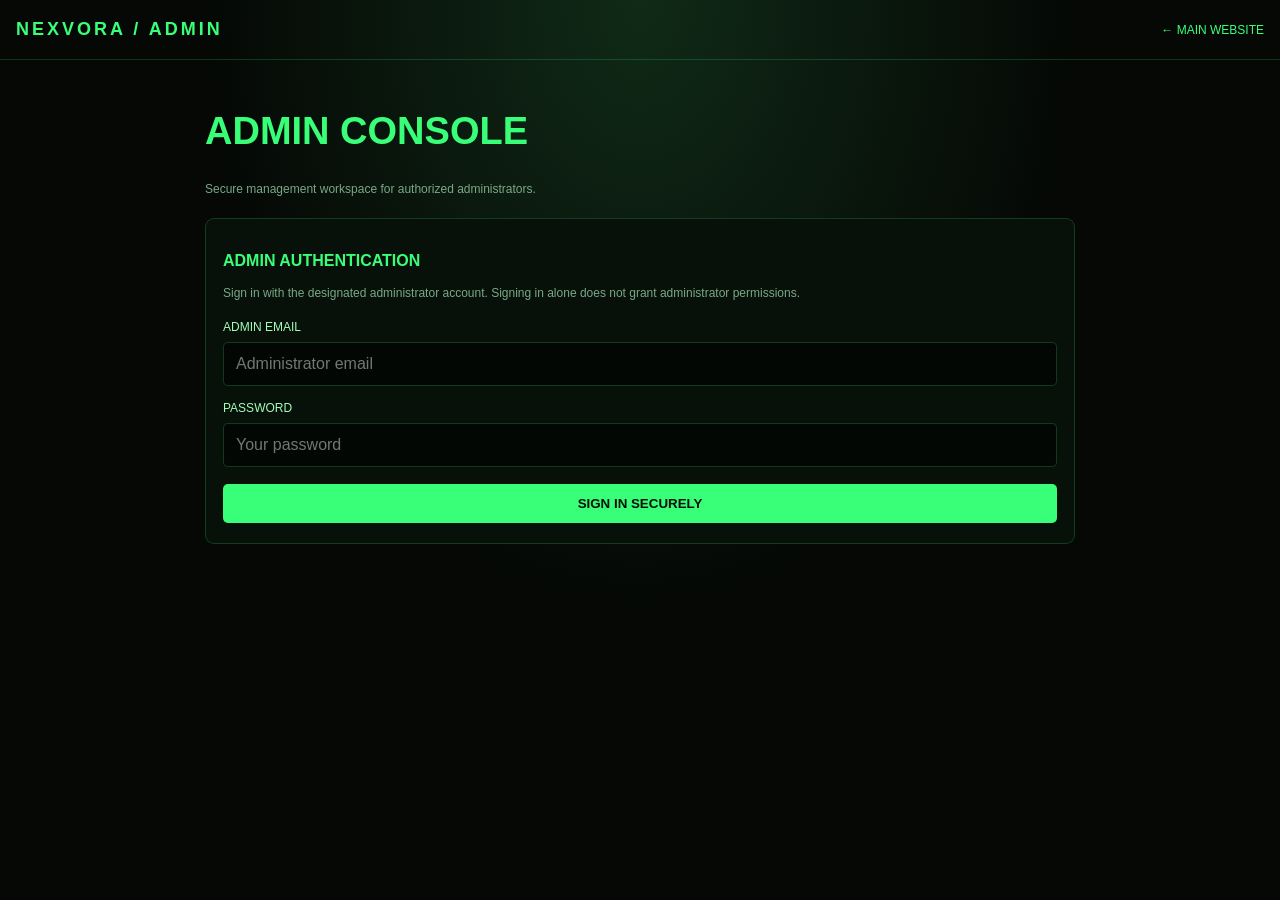
<file: vault-admin-updated-4.html>
<!DOCTYPE html>
<html lang="en">
<head>
<meta charset="UTF-8">
<meta name="viewport" content="width=device-width, initial-scale=1">
<meta name="theme-color" content="#050805">
<title>NEXVORA | Admin Console</title>
<style>
:root{--bg:#050805;--panel:#0b120c;--green:#39ff78;--soft:#a0ffb7;--muted:#78a985}
*{box-sizing:border-box}
body{margin:0;min-height:100vh;background:radial-gradient(ellipse at top,#102a17,transparent 48%),var(--bg);font-family:Arial,sans-serif;color:var(--soft)}
header{padding:19px 16px;border-bottom:1px solid #39ff7830;display:flex;justify-content:space-between;align-items:center;gap:12px}
.brand{font-size:18px;font-weight:900;letter-spacing:3px;color:var(--green)}
a,button{cursor:pointer}
a{color:var(--green);text-decoration:none;font-size:12px}
main{width:min(900px,100%);margin:auto;padding:25px 15px 45px}
h1{font-size:clamp(25px,6vw,38px);color:var(--green)}
h2{font-size:16px;color:var(--green)}
p{font-size:12px;color:var(--muted);line-height:1.8}
.panel{margin-top:17px;padding:20px 17px;border:1px solid #39ff7830;border-radius:9px;background:#08100a}
label{display:block;font-size:12px;margin:15px 0 8px}
input,select,textarea{width:100%;padding:12px;border:1px solid #39ff7835;border-radius:5px;background:#030704;color:var(--soft);font:inherit}
textarea{min-height:85px;resize:vertical}
button{padding:12px 15px;border:1px solid #39ff7840;border-radius:5px;background:#0b120c;color:var(--green);font-weight:800}
.primary{width:100%;margin-top:17px;background:var(--green);color:#031006;border:0}
.tabs{display:flex;flex-wrap:wrap;gap:8px;margin:18px 0}
.tab.active{background:var(--green);color:#031006}
#message{font-size:12px;line-height:1.8;color:var(--green);overflow-wrap:anywhere}
.warning{border:1px solid #39ff7840;padding:14px;border-radius:6px;color:var(--soft);font-size:12px;line-height:1.8}
.muted{color:var(--muted)}

[hidden]{display:none!important}
.form-grid{display:grid;grid-template-columns:repeat(2,minmax(0,1fr));gap:0 14px}
.form-grid .full{grid-column:1/-1}
.listing-actions{display:flex;gap:8px;flex-wrap:wrap;margin-top:12px}
.listing-actions button{flex:1}
.preview-images{display:flex;gap:8px;flex-wrap:wrap;margin-top:10px}
.preview-images img,.listing-thumb{width:78px;height:78px;object-fit:cover;border:1px solid #39ff7850;border-radius:5px}
.listing-card{margin-top:14px;padding:14px;border:1px solid #39ff7830;border-radius:8px;background:#050a06}
@media(max-width:520px){.form-grid{grid-template-columns:1fr}.form-grid .full{grid-column:auto}}

</style>
</head>
<body>
<header>
  <div class="brand">NEXVORA / ADMIN</div>
  <a href="index.html">← MAIN WEBSITE</a>
</header>

<main>
  <h1>ADMIN CONSOLE</h1>
  <p>Secure management workspace for authorized administrators.</p>

  <section class="panel" id="loginPanel">
    <h2>ADMIN AUTHENTICATION</h2>
    <p>Sign in with the designated administrator account. Signing in alone does not grant administrator permissions.</p>
    <form id="adminLogin">
      <label for="email">ADMIN EMAIL</label>
      <input id="email" type="email" autocomplete="username" required placeholder="Administrator email">
      <label for="password">PASSWORD</label>
      <input id="password" type="password" autocomplete="current-password" required placeholder="Your password">
      <button class="primary" type="submit">SIGN IN SECURELY</button>
    </form>
  </section>

  <section class="panel" id="consolePanel" hidden>
    <h2>ADMIN WORKSPACE</h2>
    <div class="warning">
      <strong>ACCESS CHECK REQUIRED</strong>
      <p class="muted">Your account is signed in, but this page has not yet verified an administrator role on a trusted server. Management actions remain disabled until secure authorization is configured.</p>
    </div>

    <div class="tabs">
      <button class="tab active" type="button" data-tab="overview">OVERVIEW</button>
      <button class="tab" type="button" data-tab="listings">LISTINGS</button>
      <button class="tab" type="button" data-tab="orders">ORDERS</button>
      <button class="tab" type="button" data-tab="payments">PAYMENTS</button>
      <button class="tab" type="button" data-tab="refunds">REFUNDS</button>
      <button class="tab" type="button" data-tab="customers">CUSTOMERS</button>
    </div>

    <div id="sectionContent">
      <h2 id="sectionTitle">OVERVIEW</h2>
      <p id="sectionText">Administrator verification and secure database permissions must be configured before records can be managed.</p>
    </div>
    <button id="logoutBtn" type="button">SIGN OUT</button>
  </section>

  <div id="message" role="status" aria-live="polite"></div>
</main>

<script type="module">
import { createClient } from 'https://esm.sh/@supabase/supabase-js@2';

const supabase = createClient(
  'https://eggcveabpqldhcpzcmcr.supabase.co',
  'sb_publishable_IVWNe_8YmgLmaXUHOymn1Q_t7Kso8Bd'
);

const message = document.getElementById('message');
async function verifyAdmin() {
  const { data: { user }, error: userError } =
    await supabase.auth.getUser();

  if (userError || !user) {
    window.location.replace('login.html');
    return false;
  }

  const { data, error } = await supabase.rpc('is_admin');

  if (error || data !== true) {
    document.getElementById('loginPanel').hidden = true;
    document.getElementById('consolePanel').hidden = true;
    message.textContent =
      'Access denied. Only an authorized administrator can access this panel.';
    return false;
  }

  return true;
}
const loginPanel = document.getElementById('loginPanel');
const consolePanel = document.getElementById('consolePanel');
async function refreshSession() {
  const { data: { session }, error } = await supabase.auth.getSession();

  if (error || !session) {
    loginPanel.hidden = false;
    consolePanel.hidden = true;
    return;
  }

  loginPanel.hidden = true;
  consolePanel.hidden = true;
  message.textContent = 'Verifying administrator permissions...';

  const isAdmin = await verifyAdmin();

  if (isAdmin) {
    consolePanel.hidden = false;
    message.textContent = 'Administrator verified.';
  }
}
document.getElementById('adminLogin').addEventListener('submit', async (event) => {
  event.preventDefault();
  message.textContent = 'Checking account...';

  const email = document.getElementById('email').value.trim();
  const password = document.getElementById('password').value;

  const { error } = await supabase.auth.signInWithPassword({ email, password });

  if (error) {
    message.textContent = 'Sign-in failed. Check your credentials and try again.';
    return;
  }

  message.textContent = 'Signed in. Checking administrator permissions...';
  await refreshSession();
});
let editingListingId = null;

function makeField(labelText, id, type = 'text', attrs = {}) {
  const wrap = document.createElement('div');
  if (attrs.full) wrap.className = 'full';
  const label = document.createElement('label');
  label.htmlFor = id;
  label.textContent = labelText;
  wrap.appendChild(label);
  let input;
  if (type === 'textarea') {
    input = document.createElement('textarea');
  } else if (type === 'select') {
    input = document.createElement('select');
    [['active','Active'],['inactive','Inactive']].forEach(([value, text]) => {
      const option = document.createElement('option');
      option.value = value; option.textContent = text; input.appendChild(option);
    });
  } else {
    input = document.createElement('input');
    input.type = type;
  }
  input.id = id;
  if (attrs.required) input.required = true;
  if (attrs.min !== undefined) input.min = attrs.min;
  if (attrs.step !== undefined) input.step = attrs.step;
  if (attrs.placeholder) input.placeholder = attrs.placeholder;
  wrap.appendChild(input);
  return { wrap, input };
}

function setFieldValue(id, value) {
  const el = document.getElementById(id);
  if (el) el.value = value ?? '';
}

async function loadListings() {
  const content = document.getElementById('sectionContent');
  content.replaceChildren();

  const heading = document.createElement('h2');
  heading.textContent = 'LISTINGS MANAGEMENT';
  content.appendChild(heading);

  const formPanel = document.createElement('div');
  formPanel.className = 'panel';
  const formHeading = document.createElement('h2');
  formHeading.id = 'listingFormHeading';
  formHeading.textContent = 'ADD LISTING';
  formPanel.appendChild(formHeading);

  const form = document.createElement('form');
  form.id = 'listingForm';
  const grid = document.createElement('div');
  grid.className = 'form-grid';

  const fields = [
    makeField('TITLE / LISTING NAME *','listingTitle','text',{required:true,full:true,placeholder:'Enter listing title'}),
    makeField('DESCRIPTION','listingDescription','textarea',{full:true,placeholder:'Describe the listing'}),
    makeField('CATEGORY *','listingCategory','text',{required:true,placeholder:'e.g. Account showcase'}),
    makeField('PRICE (₹) *','listingPrice','number',{required:true,min:'0',step:'0.01'}),
    makeField('LEVEL','listingLevel','number',{min:'0',step:'1'}),
    makeField('ACCOUNT AGE','listingAge','text',{placeholder:'e.g. 2 years'}),
    makeField('RANK','listingRank','text',{placeholder:'Enter rank'}),
    makeField('GUN SKINS COUNT','listingGunSkins','number',{min:'0',step:'1'}),
    makeField('ITEMS COUNT','listingItems','number',{min:'0',step:'1'}),
    makeField('VAULT COLLECTION COUNT','listingVault','number',{min:'0',step:'1'}),
    makeField('RATING','listingRating','number',{min:'0',step:'0.01'}),
    makeField('STATUS','listingStatus','select',{}),
  ];
  fields.forEach(field => grid.appendChild(field.wrap));

  const imageWrap = document.createElement('div');
  imageWrap.className = 'full';
  const imageLabel = document.createElement('label');
  imageLabel.htmlFor = 'listingImages';
  imageLabel.textContent = 'LISTING IMAGES (JPG, PNG, WEBP · MAX 5 MB EACH)';
  imageWrap.appendChild(imageLabel);
  const imageInput = document.createElement('input');
  imageInput.id = 'listingImages';
  imageInput.type = 'file';
  imageInput.accept = 'image/jpeg,image/png,image/webp';
  imageInput.multiple = true;
  imageWrap.appendChild(imageInput);
  const imageHint = document.createElement('p');
  imageHint.textContent = 'Add listing images (up to 5 MB each). When editing, selecting one or more new images replaces the old image set. Leave this empty to keep current images.';
  imageWrap.appendChild(imageHint);
  const preview = document.createElement('div');
  preview.className = 'preview-images';
  preview.id = 'listingImagePreview';
  imageWrap.appendChild(preview);
  grid.appendChild(imageWrap);
  form.appendChild(grid);

  const saveButton = document.createElement('button');
  saveButton.className = 'primary';
  saveButton.type = 'submit';
  saveButton.id = 'listingSaveButton';
  saveButton.textContent = 'SAVE LISTING';
  form.appendChild(saveButton);

  const cancelButton = document.createElement('button');
  cancelButton.type = 'button';
  cancelButton.id = 'listingCancelButton';
  cancelButton.textContent = 'CANCEL EDIT';
  cancelButton.hidden = true;
  cancelButton.style.marginTop = '10px';
  cancelButton.style.width = '100%';
  form.appendChild(cancelButton);
  formPanel.appendChild(form);
  content.appendChild(formPanel);

  const listHeading = document.createElement('h2');
  listHeading.textContent = 'EXISTING LISTINGS';
  listHeading.style.marginTop = '24px';
  content.appendChild(listHeading);
  const listArea = document.createElement('div');
  listArea.id = 'listingListArea';
  const loading = document.createElement('p');
  loading.textContent = 'Loading listings...';
  listArea.appendChild(loading);
  content.appendChild(listArea);

  imageInput.addEventListener('change', () => {
    preview.replaceChildren();
    Array.from(imageInput.files || []).forEach(file => {
      if (!['image/jpeg','image/png','image/webp'].includes(file.type) || file.size > 5 * 1024 * 1024) {
        message.textContent = 'Each image must be JPG, PNG or WebP and 5 MB or smaller.';
        return;
      }
      const img = document.createElement('img');
      img.alt = file.name;
      img.src = URL.createObjectURL(file);
      preview.appendChild(img);
    });
  });

  function resetForm() {
    editingListingId = null;
    form.reset();
    preview.replaceChildren();
    formHeading.textContent = 'ADD LISTING';
    saveButton.textContent = 'SAVE LISTING';
    cancelButton.hidden = true;
    imageInput.value = '';
  }
  cancelButton.addEventListener('click', resetForm);

  async function refreshList() {
    listArea.replaceChildren();
    const wait = document.createElement('p');
    wait.textContent = 'Loading listings...';
    listArea.appendChild(wait);

    const { data, error } = await supabase
      .from('vault_listings')
      .select('id,title,description,category,price,image_url,image_urls,status,level,account_age,rank,gun_skins,items,vault_collection,rating,created_at')
      .order('created_at', { ascending: false });

    listArea.replaceChildren();
    if (error) {
      const err = document.createElement('p');
      err.textContent = 'Could not load listings: ' + error.message;
      listArea.appendChild(err);
      return;
    }
    if (!data.length) {
      const empty = document.createElement('p');
      empty.textContent = 'No listings yet. Use the form above to add one.';
      listArea.appendChild(empty);
      return;
    }

    data.forEach(item => {
      const card = document.createElement('article');
      card.className = 'listing-card';
      const title = document.createElement('h2');
      title.textContent = item.title || 'Untitled listing';
      card.appendChild(title);

      const images = Array.isArray(item.image_urls) && item.image_urls.length
        ? item.image_urls : (item.image_url ? [item.image_url] : []);
      if (images.length) {
        const img = document.createElement('img');
        img.className = 'listing-thumb';
        img.src = images[0];
        img.alt = 'Listing preview';
        img.loading = 'lazy';
        card.appendChild(img);
      }
      const detailLines = [
        `Category: ${item.category || '—'} · Price: ${item.price == null ? '—' : '₹' + item.price} · Status: ${item.status || '—'}`,
        `Level: ${item.level ?? '—'} · Account age: ${item.account_age || '—'} · Rank: ${item.rank || '—'}`,
        `Gun skins: ${item.gun_skins ?? '—'} · Items: ${item.items ?? '—'} · Vault collection: ${item.vault_collection ?? '—'} · Rating: ${item.rating ?? '—'}`,
        item.description || 'No description'
      ];
      detailLines.forEach(line => {
        const p = document.createElement('p');
        p.textContent = line;
        card.appendChild(p);
      });

      const actions = document.createElement('div');
      actions.className = 'listing-actions';
      const editBtn = document.createElement('button');
      editBtn.type = 'button';
      editBtn.textContent = 'EDIT';
      editBtn.addEventListener('click', () => {
        editingListingId = item.id;
        setFieldValue('listingTitle', item.title);
        setFieldValue('listingDescription', item.description);
        setFieldValue('listingCategory', item.category);
        setFieldValue('listingPrice', item.price);
        setFieldValue('listingLevel', item.level);
        setFieldValue('listingAge', item.account_age);
        setFieldValue('listingRank', item.rank);
        setFieldValue('listingGunSkins', item.gun_skins);
        setFieldValue('listingItems', item.items);
        setFieldValue('listingVault', item.vault_collection);
        setFieldValue('listingRating', item.rating);
        setFieldValue('listingStatus', item.status || 'active');
        formHeading.textContent = `EDIT LISTING #${item.id}`;
        saveButton.textContent = 'UPDATE LISTING';
        cancelButton.hidden = false;
        preview.replaceChildren();
        images.forEach(url => {
          const img = document.createElement('img');
          img.src = url; img.alt = 'Existing listing image';
          preview.appendChild(img);
        });
        formPanel.scrollIntoView({behavior:'smooth',block:'start'});
      });

      const deleteBtn = document.createElement('button');
      deleteBtn.type = 'button';
      deleteBtn.textContent = 'DELETE';
      deleteBtn.addEventListener('click', async () => {
        if (!window.confirm(`Delete listing #${item.id}? This removes the listing record, not its uploaded image files.`)) return;
        deleteBtn.disabled = true;
        const { error: deleteError } = await supabase.from('vault_listings').delete().eq('id', item.id);
        if (deleteError) {
          message.textContent = 'Delete failed: ' + deleteError.message + (deleteError.code === '23503' ? ' This listing is linked to an order; change its status to inactive instead of deleting it.' : '');
          deleteBtn.disabled = false;
          return;
        }
        if (editingListingId === item.id) resetForm();
        message.textContent = 'Listing deleted.';
        await refreshList();
      });
      actions.append(editBtn, deleteBtn);
      card.appendChild(actions);
      listArea.appendChild(card);
    });
  }

  form.addEventListener('submit', async event => {
    event.preventDefault();
    if (!(await verifyAdmin())) return;
    saveButton.disabled = true;
    message.textContent = editingListingId ? 'Updating listing...' : 'Saving listing...';

    try {
      const existingImages = editingListingId
        ? await supabase.from('vault_listings').select('image_urls,image_url').eq('id', editingListingId).single()
        : {data:null,error:null};
      if (existingImages.error) throw existingImages.error;

      const selectedFiles = Array.from(imageInput.files || []);
      // On edit: selecting new images replaces the old image set.
      // Leaving the file picker empty preserves the existing image URLs.
      const imageUrls = selectedFiles.length
        ? []
        : (Array.isArray(existingImages.data?.image_urls) && existingImages.data.image_urls.length
            ? [...existingImages.data.image_urls]
            : (existingImages.data?.image_url ? [existingImages.data.image_url] : []));

      for (const file of selectedFiles) {
        if (!['image/jpeg','image/png','image/webp'].includes(file.type)) {
          throw new Error('Only JPG, PNG and WebP images are allowed.');
        }
        if (file.size > 5 * 1024 * 1024) {
          throw new Error('Each image must be 5 MB or smaller.');
        }
        const ext = file.type === 'image/jpeg' ? 'jpg' : file.type === 'image/png' ? 'png' : 'webp';
        const path = `${crypto.randomUUID()}.${ext}`;
        const { error: uploadError } = await supabase.storage
          .from('vault-listing-images')
          .upload(path, file, {contentType:file.type, upsert:false});
        if (uploadError) throw uploadError;
        const { data: publicUrl } = supabase.storage.from('vault-listing-images').getPublicUrl(path);
        imageUrls.push(publicUrl.publicUrl);
      }

      const numericOrNull = id => document.getElementById(id).value.trim() === ''
        ? null : Number(document.getElementById(id).value);
      const payload = {
        title: document.getElementById('listingTitle').value.trim(),
        description: document.getElementById('listingDescription').value.trim() || null,
        category: document.getElementById('listingCategory').value.trim(),
        price: Number(document.getElementById('listingPrice').value),
        level: numericOrNull('listingLevel'),
        account_age: document.getElementById('listingAge').value.trim() || null,
        rank: document.getElementById('listingRank').value.trim() || null,
        gun_skins: numericOrNull('listingGunSkins'),
        items: numericOrNull('listingItems'),
        vault_collection: numericOrNull('listingVault'),
        rating: numericOrNull('listingRating'),
        status: document.getElementById('listingStatus').value,
        image_urls: imageUrls,
        image_url: imageUrls[0] || null
      };

      const result = editingListingId
        ? await supabase.from('vault_listings').update(payload).eq('id', editingListingId)
        : await supabase.from('vault_listings').insert(payload);
      if (result.error) throw result.error;

      message.textContent = editingListingId ? 'Listing updated successfully.' : 'Listing added successfully.';
      resetForm();
      await refreshList();
    } catch (err) {
      message.textContent = 'Could not save listing: ' + (err?.message || 'Unknown error');
    } finally {
      saveButton.disabled = false;
    }
  });

  await refreshList();
}


function esc(value) {
  return String(value ?? '').replace(/[&<>"']/g, ch => ({'&':'&amp;','<':'&lt;','>':'&gt;','"':'&quot;',"'":'&#39;'}[ch]));
}
function makeTable(headers, rows) {
  const table=document.createElement('table');
  table.style.cssText='width:100%;border-collapse:collapse;margin-top:14px;display:block;overflow-x:auto';
  const thead=document.createElement('thead'), tr=document.createElement('tr');
  headers.forEach(h=>{const th=document.createElement('th');th.textContent=h;th.style.cssText='text-align:left;padding:10px;border-bottom:1px solid #333';tr.appendChild(th)});thead.appendChild(tr);table.appendChild(thead);
  const tbody=document.createElement('tbody');
  rows.forEach(cells=>{const r=document.createElement('tr');cells.forEach(cell=>{const td=document.createElement('td');td.style.cssText='padding:10px;border-bottom:1px solid #292929;vertical-align:top';if(cell instanceof Node)td.appendChild(cell);else td.textContent=String(cell??'');r.appendChild(td)});tbody.appendChild(r)});table.appendChild(tbody);return table;
}
async function loadOrders(){
 if(!(await verifyAdmin()))return;
 const content=document.getElementById('sectionContent');content.replaceChildren();
 const h=document.createElement('h2');h.textContent='ORDERS & DELIVERY';content.appendChild(h);
 const note=document.createElement('p');note.textContent='For delivery, set status to delivered and enter one detail per line in the format: Field name: value. Example: Game UID: 123456789';content.appendChild(note);
 const {data,error}=await supabase.from('orders').select('id,created_at,user_id,listing_id,listing_title,amount,status,customer_name,customer_email,customer_note').order('created_at',{ascending:false}).limit(200);
 if(error){const p=document.createElement('p');p.textContent='Orders could not load: '+error.message;content.appendChild(p);return}
 if(!data?.length){const p=document.createElement('p');p.textContent='No orders found.';content.appendChild(p);return}
 const rows=[];
 for(const o of data){
  const details=document.createElement('div');details.textContent=`Customer: ${o.customer_name||'—'}\nEmail: ${o.customer_email||'—'}\nNote: ${o.customer_note||'—'}\nUser ID: ${o.user_id||'—'}`;details.style.whiteSpace='pre-line';
  const deliveryWrap=document.createElement('div');deliveryWrap.style.cssText='min-width:220px;display:grid;gap:8px';
  const fields=document.createElement('textarea');fields.rows=5;fields.placeholder='Game UID: 123456\nLogin method: Google\nAccount email: example@email.com';fields.setAttribute('aria-label','Delivery details, one label and value per line');
  const {data:existing, error:detailError}=await supabase.from('order_delivery_details').select('fields').eq('order_id',o.id).maybeSingle();
  if(detailError){fields.placeholder='Delivery details could not be loaded: '+detailError.message}
  else if(Array.isArray(existing?.fields))fields.value=existing.fields.map(f=>`${f.label}: ${f.value}`).join('\n');
  const status=document.createElement('select');['pending','paid','rejected','cancelled','completed','delivered'].forEach(v=>{const op=document.createElement('option');op.value=v;op.textContent=v;status.appendChild(op)});status.value=o.status||'pending';
  const save=document.createElement('button');save.type='button';save.textContent='Save order / delivery';
  save.addEventListener('click',async()=>{
   if(!(await verifyAdmin()))return;
   save.disabled=true;message.textContent='Saving order...';
   try{
    if(status.value==='delivered'){
     const parsed=fields.value.split(/\r?\n/).map(line=>line.trim()).filter(Boolean).map(line=>{const idx=line.indexOf(':');if(idx<1)throw new Error('Each delivery line must use Label: value format.');const label=line.slice(0,idx).trim(),value=line.slice(idx+1).trim();if(!label||!value)throw new Error('Every delivery field needs both a label and a value.');return {label,value};});
     if(!parsed.length)throw new Error('Enter at least one delivery detail before marking the order delivered.');
     const {error:de}=await supabase.from('order_delivery_details').upsert({order_id:o.id,user_id:o.user_id,fields:parsed,delivered_at:new Date().toISOString(),delivered_by:(await supabase.auth.getUser()).data.user.id},{onConflict:'order_id'});
     if(de)throw new Error('Delivery details could not be saved: '+de.message);
    }
    const {error:oe}=await supabase.from('orders').update({status:status.value,updated_at:new Date().toISOString()}).eq('id',o.id);
    if(oe)throw new Error('Order status could not be saved: '+oe.message);
    o.status=status.value;message.textContent=`Order #${o.id} saved${status.value==='delivered'?' and delivery details published to the customer':''}.`;
   }catch(err){message.textContent=err.message||'Order save failed.'}
   finally{save.disabled=false}
  });
  deliveryWrap.append(status,fields,save);
  rows.push([String(o.id),o.listing_title||`Listing #${o.listing_id??'—'}`,`₹${Number(o.amount||0).toFixed(2)}`,o.created_at?new Date(o.created_at).toLocaleString():'—',details,deliveryWrap]);
 }
 content.appendChild(makeTable(['ID','LISTING','AMOUNT','CREATED','CUSTOMER DETAILS','STATUS & DELIVERY DETAILS'],rows));
}
async function loadPayments(){
 if(!(await verifyAdmin()))return;
 const content=document.getElementById('sectionContent');content.replaceChildren();const h=document.createElement('h2');h.textContent='PAYMENT REVIEW';content.appendChild(h);const note=document.createElement('p');note.textContent='Check the UTR and screenshot before approving. Approval marks the submission approved and its linked order paid.';content.appendChild(note);
 const {data,error}=await supabase.from('payment_submissions').select('id,order_id,user_id,payment_method,transaction_reference,screenshot_url,amount,status,admin_note,created_at').order('created_at',{ascending:false}).limit(200);
 if(error){const p=document.createElement('p');p.textContent='Payments could not load: '+error.message;content.appendChild(p);return}
 if(!data?.length){const p=document.createElement('p');p.textContent='No payment submissions found.';content.appendChild(p);return}
 const rows=[];
 for(const pay of data){const details=document.createElement('div');details.textContent=`Order #${pay.order_id}\nUser: ${pay.user_id||'—'}\nMethod: ${pay.payment_method||'—'}\nUTR: ${pay.transaction_reference||'—'}\nSubmitted: ${pay.created_at?new Date(pay.created_at).toLocaleString():'—'}`;details.style.whiteSpace='pre-line';let screenshot='No screenshot';if(pay.screenshot_url){const {data:sd,error:se}=await supabase.storage.from('vault-payment-proofs').createSignedUrl(pay.screenshot_url,300);if(!se&&sd?.signedUrl){screenshot=document.createElement('a');screenshot.href=sd.signedUrl;screenshot.target='_blank';screenshot.rel='noopener noreferrer';screenshot.textContent='Open proof (5 min)'}else screenshot='Screenshot unavailable: '+(se?.message||'signed URL failed')}
 const status=document.createElement('select');['pending','approved','rejected'].forEach(v=>{const op=document.createElement('option');op.value=v;op.textContent=v;status.appendChild(op)});status.value=pay.status||'pending';const adminNote=document.createElement('input');adminNote.type='text';adminNote.placeholder='Optional admin note';adminNote.value=pay.admin_note||'';adminNote.style.maxWidth='180px';const save=document.createElement('button');save.type='button';save.textContent='Save review';save.addEventListener('click',async()=>{if(!(await verifyAdmin()))return;if(status.value==='approved'&&!window.confirm(`Confirm UTR and screenshot are verified for payment #${pay.id} (₹${Number(pay.amount||0).toFixed(2)})? This marks order #${pay.order_id} as paid.`))return;save.disabled=true;const {error:e}=await supabase.from('payment_submissions').update({status:status.value,admin_note:adminNote.value.trim()||null,reviewed_at:new Date().toISOString()}).eq('id',pay.id);if(e){message.textContent='Review update failed: '+e.message;save.disabled=false;return}if(status.value==='approved'){const {error:oe}=await supabase.from('orders').update({status:'paid',updated_at:new Date().toISOString()}).eq('id',pay.order_id);if(oe){message.textContent='Payment review saved, but order status update failed: '+oe.message;save.disabled=false;return}}message.textContent=`Payment #${pay.id} review saved.`;save.disabled=false;await loadPayments()});const controls=document.createElement('div');controls.style.cssText='display:grid;gap:8px;min-width:140px';controls.append(status,adminNote,save);rows.push([String(pay.id),String(pay.order_id),`₹${Number(pay.amount||0).toFixed(2)}`,pay.status||'pending',details,screenshot,controls]);}
 content.appendChild(makeTable(['PAYMENT ID','ORDER','AMOUNT','STATUS','PAYMENT DETAILS','SCREENSHOT','REVIEW'],rows));
}

async function loadRefunds() {
  const content = document.getElementById('sectionContent');
  content.replaceChildren();

  if (!(await verifyAdmin())) return;

  const heading = document.createElement('h2');
  heading.textContent = 'REFUND REQUESTS';
  content.appendChild(heading);

  const result = await supabase
    .from('refund_requests')
    .select('id, order_id, user_id, amount, reason, status, admin_note, created_at')
    .order('created_at', { ascending: false });

  if (result.error) {
    const error = document.createElement('p');
    error.textContent = 'Refunds load nahi hue: ' + result.error.message;
    content.appendChild(error);
    return;
  }

  if (!result.data || result.data.length === 0) {
    const empty = document.createElement('p');
    empty.textContent = 'Abhi koi refund request nahi hai.';
    content.appendChild(empty);
    return;
  }

  result.data.forEach(refund => {
    const card = document.createElement('div');
    card.style.cssText =
      'padding:16px;margin:12px 0;border:1px solid #333;border-radius:10px';

    const details = document.createElement('p');
    details.textContent =
      `Refund #${refund.id} | Order #${refund.order_id} | Amount: ₹${refund.amount} | Status: ${refund.status} | Reason: ${refund.reason || 'Not provided'}`;

    const status = document.createElement('select');
    ['pending', 'approved', 'rejected', 'completed'].forEach(value => {
      const option = document.createElement('option');
      option.value = value;
      option.textContent = value.toUpperCase();
      option.selected = value === refund.status;
      status.appendChild(option);
    });

    const note = document.createElement('textarea');
    note.placeholder = 'Admin note';
    note.value = refund.admin_note || '';

    const save = document.createElement('button');
    save.textContent = 'Save Review';

    save.addEventListener('click', async () => {
      if (!(await verifyAdmin())) return;

      save.disabled = true;
      const update = await supabase
        .from('refund_requests')
        .update({
          status: status.value,
          admin_note: note.value.trim() || null,
          reviewed_at: new Date().toISOString()
        })
        .eq('id', refund.id);

      save.disabled = false;
      save.textContent = update.error
        ? 'Save Failed'
        : 'Saved Successfully';
    });

    card.append(details, status, note, save);
    content.appendChild(card);
  });
}

async function loadCustomers() {
  const content = document.getElementById('sectionContent');
  content.replaceChildren();

  if (!(await verifyAdmin())) return;

  const heading = document.createElement('h2');
  heading.textContent = 'CUSTOMERS';
  content.appendChild(heading);

  const [profilesResult, rolesResult] = await Promise.all([
    supabase
      .from('profiles')
      .select('id, username, email, created_at')
      .order('created_at', { ascending: false }),
    supabase
      .from('user_roles')
      .select('user_id, role')
  ]);

  if (profilesResult.error || rolesResult.error) {
    const error = document.createElement('p');
    error.textContent =
      'Customers load nahi hue: ' +
      (profilesResult.error?.message || rolesResult.error?.message);
    content.appendChild(error);
    return;
  }

  const roles = new Map(
    (rolesResult.data || []).map(item => [item.user_id, item.role])
  );

  if (!profilesResult.data || profilesResult.data.length === 0) {
    const empty = document.createElement('p');
    empty.textContent = 'Koi customer record nahi mila.';
    content.appendChild(empty);
    return;
  }

  const table = document.createElement('table');
  table.style.cssText = 'width:100%;border-collapse:collapse';

  const header = document.createElement('tr');
  ['Username', 'Email', 'Role', 'Joined'].forEach(label => {
    const th = document.createElement('th');
    th.textContent = label;
    th.style.cssText = 'padding:10px;border-bottom:1px solid #444;text-align:left';
    header.appendChild(th);
  });
  table.appendChild(header);

  profilesResult.data.forEach(profile => {
    const row = document.createElement('tr');
    [
      profile.username || '—',
      profile.email || '—',
      roles.get(profile.id) || 'customer',
      profile.created_at
        ? new Date(profile.created_at).toLocaleDateString()
        : '—'
    ].forEach(value => {
      const cell = document.createElement('td');
      cell.textContent = value;
      cell.style.cssText = 'padding:10px;border-bottom:1px solid #333';
      row.appendChild(cell);
    });
    table.appendChild(row);
  });

  content.appendChild(table);
      }

const sections = {
  overview: [
    'OVERVIEW',
    'Administrator dashboard'
  ],
  listings: [
    'LISTINGS',
    'Manage vault listings'
  ],
  orders: [
    'ORDERS',
    'View customer orders'
  ],
  payments: [
    'PAYMENTS',
    'Review payment submissions'
  ],
  refunds: [
    'REFUNDS',
    'Review and manage refund requests'
  ],
  customers: [
    'CUSTOMERS',
    'View registered customers'
  ]
};
document.querySelectorAll('[data-tab]').forEach(button => {
  button.addEventListener('click', async () => {
    document.querySelectorAll('[data-tab]').forEach(item => {
      item.classList.remove('active');
    });

    button.classList.add('active');

    const tab = button.dataset.tab;

    if (!(await verifyAdmin())) return;

    if (tab === 'overview') {
      const content = document.getElementById('sectionContent');
      content.replaceChildren();

      const heading = document.createElement('h2');
      heading.textContent = 'OVERVIEW';

      const text = document.createElement('p');
      text.textContent =
        'Administrator verified. Use the tabs to manage listings, orders, payments, refunds and customers.';

      content.append(heading, text);
    } else if (tab === 'listings') {
      await loadListings();
    } else if (tab === 'orders') {
      await loadOrders();
    } else if (tab === 'payments') {
      await loadPayments();
    } else if (tab === 'refunds') {
      await loadRefunds();
    } else if (tab === 'customers') {
      await loadCustomers();
    }
  });
});
  

document.getElementById('logoutBtn').addEventListener('click', async () => {
  const { error } = await supabase.auth.signOut();
  if (error) {
    message.textContent = 'Sign-out failed. Please try again.';
    return;
  }
  message.textContent = 'Signed out.';
  loginPanel.hidden = false;
  consolePanel.hidden = true;
});

refreshSession();
</script>
</body>
</html>
</file>
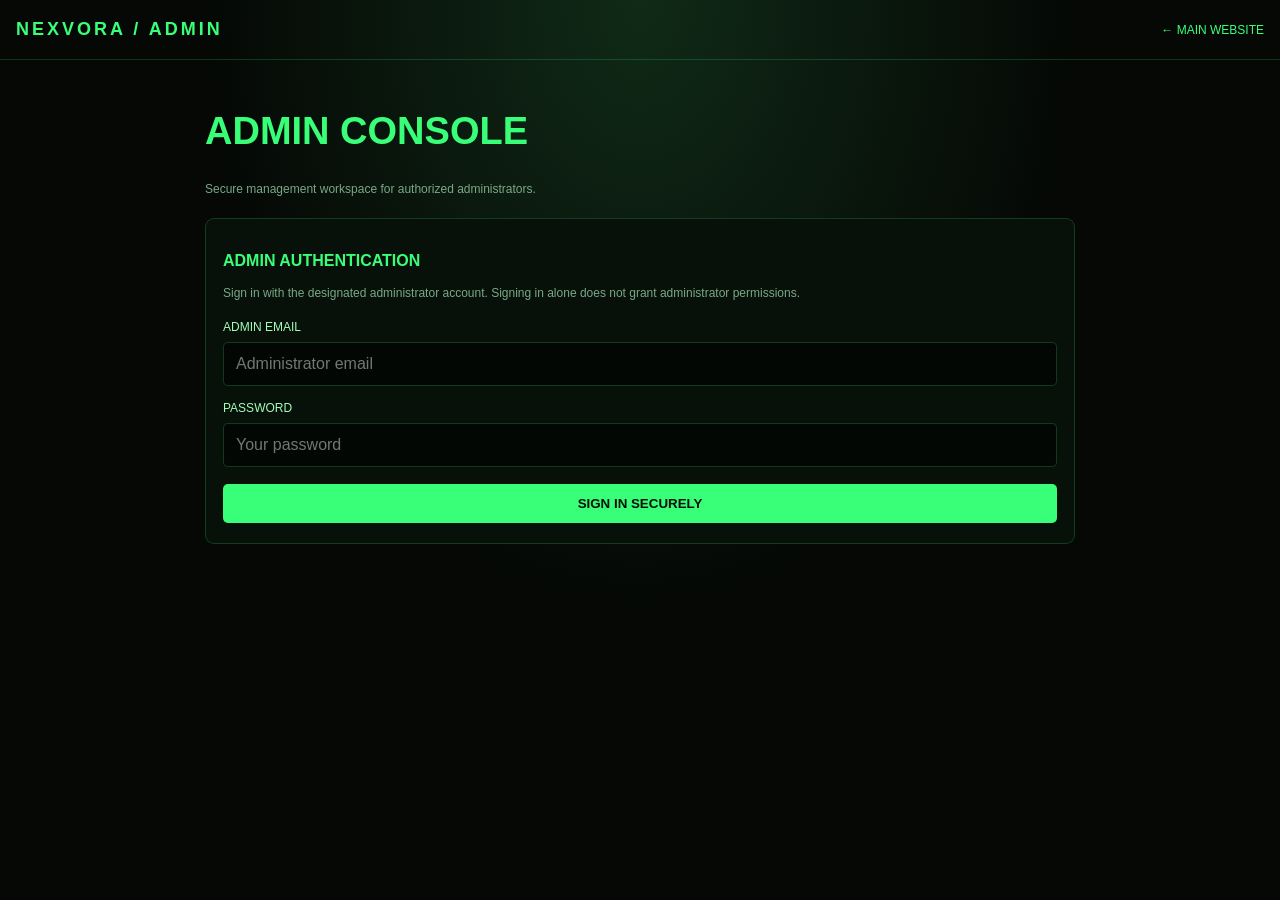
<file: vault-admin-updated.html>
<!DOCTYPE html>
<html lang="en">
<head>
<meta charset="UTF-8">
<meta name="viewport" content="width=device-width, initial-scale=1">
<meta name="theme-color" content="#050805">
<title>NEXVORA | Admin Console</title>
<style>
:root{--bg:#050805;--panel:#0b120c;--green:#39ff78;--soft:#a0ffb7;--muted:#78a985}
*{box-sizing:border-box}
body{margin:0;min-height:100vh;background:radial-gradient(ellipse at top,#102a17,transparent 48%),var(--bg);font-family:Arial,sans-serif;color:var(--soft)}
header{padding:19px 16px;border-bottom:1px solid #39ff7830;display:flex;justify-content:space-between;align-items:center;gap:12px}
.brand{font-size:18px;font-weight:900;letter-spacing:3px;color:var(--green)}
a,button{cursor:pointer}
a{color:var(--green);text-decoration:none;font-size:12px}
main{width:min(900px,100%);margin:auto;padding:25px 15px 45px}
h1{font-size:clamp(25px,6vw,38px);color:var(--green)}
h2{font-size:16px;color:var(--green)}
p{font-size:12px;color:var(--muted);line-height:1.8}
.panel{margin-top:17px;padding:20px 17px;border:1px solid #39ff7830;border-radius:9px;background:#08100a}
label{display:block;font-size:12px;margin:15px 0 8px}
input,select,textarea{width:100%;padding:12px;border:1px solid #39ff7835;border-radius:5px;background:#030704;color:var(--soft);font:inherit}
textarea{min-height:85px;resize:vertical}
button{padding:12px 15px;border:1px solid #39ff7840;border-radius:5px;background:#0b120c;color:var(--green);font-weight:800}
.primary{width:100%;margin-top:17px;background:var(--green);color:#031006;border:0}
.tabs{display:flex;flex-wrap:wrap;gap:8px;margin:18px 0}
.tab.active{background:var(--green);color:#031006}
#message{font-size:12px;line-height:1.8;color:var(--green);overflow-wrap:anywhere}
.warning{border:1px solid #39ff7840;padding:14px;border-radius:6px;color:var(--soft);font-size:12px;line-height:1.8}
.muted{color:var(--muted)}

[hidden]{display:none!important}
.form-grid{display:grid;grid-template-columns:repeat(2,minmax(0,1fr));gap:0 14px}
.form-grid .full{grid-column:1/-1}
.listing-actions{display:flex;gap:8px;flex-wrap:wrap;margin-top:12px}
.listing-actions button{flex:1}
.preview-images{display:flex;gap:8px;flex-wrap:wrap;margin-top:10px}
.preview-images img,.listing-thumb{width:78px;height:78px;object-fit:cover;border:1px solid #39ff7850;border-radius:5px}
.listing-card{margin-top:14px;padding:14px;border:1px solid #39ff7830;border-radius:8px;background:#050a06}
@media(max-width:520px){.form-grid{grid-template-columns:1fr}.form-grid .full{grid-column:auto}}

</style>
</head>
<body>
<header>
  <div class="brand">NEXVORA / ADMIN</div>
  <a href="index.html">← MAIN WEBSITE</a>
</header>

<main>
  <h1>ADMIN CONSOLE</h1>
  <p>Secure management workspace for authorized administrators.</p>

  <section class="panel" id="loginPanel">
    <h2>ADMIN AUTHENTICATION</h2>
    <p>Sign in with the designated administrator account. Signing in alone does not grant administrator permissions.</p>
    <form id="adminLogin">
      <label for="email">ADMIN EMAIL</label>
      <input id="email" type="email" autocomplete="username" required placeholder="Administrator email">
      <label for="password">PASSWORD</label>
      <input id="password" type="password" autocomplete="current-password" required placeholder="Your password">
      <button class="primary" type="submit">SIGN IN SECURELY</button>
    </form>
  </section>

  <section class="panel" id="consolePanel" hidden>
    <h2>ADMIN WORKSPACE</h2>
    <div class="warning">
      <strong>ACCESS CHECK REQUIRED</strong>
      <p class="muted">Your account is signed in, but this page has not yet verified an administrator role on a trusted server. Management actions remain disabled until secure authorization is configured.</p>
    </div>

    <div class="tabs">
      <button class="tab active" type="button" data-tab="overview">OVERVIEW</button>
      <button class="tab" type="button" data-tab="listings">LISTINGS</button>
      <button class="tab" type="button" data-tab="orders">ORDERS</button>
      <button class="tab" type="button" data-tab="payments">PAYMENTS</button>
      <button class="tab" type="button" data-tab="refunds">REFUNDS</button>
      <button class="tab" type="button" data-tab="customers">CUSTOMERS</button>
    </div>

    <div id="sectionContent">
      <h2 id="sectionTitle">OVERVIEW</h2>
      <p id="sectionText">Administrator verification and secure database permissions must be configured before records can be managed.</p>
    </div>
    <button id="logoutBtn" type="button">SIGN OUT</button>
  </section>

  <div id="message" role="status" aria-live="polite"></div>
</main>

<script type="module">
import { createClient } from 'https://esm.sh/@supabase/supabase-js@2';

const supabase = createClient(
  'https://eggcveabpqldhcpzcmcr.supabase.co',
  'sb_publishable_IVWNe_8YmgLmaXUHOymn1Q_t7Kso8Bd'
);

const message = document.getElementById('message');
async function verifyAdmin() {
  const { data: { user }, error: userError } =
    await supabase.auth.getUser();

  if (userError || !user) {
    window.location.replace('login.html');
    return false;
  }

  const { data, error } = await supabase.rpc('is_admin');

  if (error || data !== true) {
    document.getElementById('loginPanel').hidden = true;
    document.getElementById('consolePanel').hidden = true;
    message.textContent =
      'Access denied. Only an authorized administrator can access this panel.';
    return false;
  }

  return true;
}
const loginPanel = document.getElementById('loginPanel');
const consolePanel = document.getElementById('consolePanel');
async function refreshSession() {
  const { data: { session }, error } = await supabase.auth.getSession();

  if (error || !session) {
    loginPanel.hidden = false;
    consolePanel.hidden = true;
    return;
  }

  loginPanel.hidden = true;
  consolePanel.hidden = true;
  message.textContent = 'Verifying administrator permissions...';

  const isAdmin = await verifyAdmin();

  if (isAdmin) {
    consolePanel.hidden = false;
    message.textContent = 'Administrator verified.';
  }
}
document.getElementById('adminLogin').addEventListener('submit', async (event) => {
  event.preventDefault();
  message.textContent = 'Checking account...';

  const email = document.getElementById('email').value.trim();
  const password = document.getElementById('password').value;

  const { error } = await supabase.auth.signInWithPassword({ email, password });

  if (error) {
    message.textContent = 'Sign-in failed. Check your credentials and try again.';
    return;
  }

  message.textContent = 'Signed in. Checking administrator permissions...';
  await refreshSession();
});
let editingListingId = null;

function makeField(labelText, id, type = 'text', attrs = {}) {
  const wrap = document.createElement('div');
  if (attrs.full) wrap.className = 'full';
  const label = document.createElement('label');
  label.htmlFor = id;
  label.textContent = labelText;
  wrap.appendChild(label);
  let input;
  if (type === 'textarea') {
    input = document.createElement('textarea');
  } else if (type === 'select') {
    input = document.createElement('select');
    [['active','Active'],['inactive','Inactive']].forEach(([value, text]) => {
      const option = document.createElement('option');
      option.value = value; option.textContent = text; input.appendChild(option);
    });
  } else {
    input = document.createElement('input');
    input.type = type;
  }
  input.id = id;
  if (attrs.required) input.required = true;
  if (attrs.min !== undefined) input.min = attrs.min;
  if (attrs.step !== undefined) input.step = attrs.step;
  if (attrs.placeholder) input.placeholder = attrs.placeholder;
  wrap.appendChild(input);
  return { wrap, input };
}

function setFieldValue(id, value) {
  const el = document.getElementById(id);
  if (el) el.value = value ?? '';
}

async function loadListings() {
  const content = document.getElementById('sectionContent');
  content.replaceChildren();

  const heading = document.createElement('h2');
  heading.textContent = 'LISTINGS MANAGEMENT';
  content.appendChild(heading);

  const formPanel = document.createElement('div');
  formPanel.className = 'panel';
  const formHeading = document.createElement('h2');
  formHeading.id = 'listingFormHeading';
  formHeading.textContent = 'ADD LISTING';
  formPanel.appendChild(formHeading);

  const form = document.createElement('form');
  form.id = 'listingForm';
  const grid = document.createElement('div');
  grid.className = 'form-grid';

  const fields = [
    makeField('TITLE / LISTING NAME *','listingTitle','text',{required:true,full:true,placeholder:'Enter listing title'}),
    makeField('DESCRIPTION','listingDescription','textarea',{full:true,placeholder:'Describe the listing'}),
    makeField('CATEGORY *','listingCategory','text',{required:true,placeholder:'e.g. Account showcase'}),
    makeField('PRICE (₹) *','listingPrice','number',{required:true,min:'0',step:'0.01'}),
    makeField('LEVEL','listingLevel','number',{min:'0',step:'1'}),
    makeField('ACCOUNT AGE','listingAge','text',{placeholder:'e.g. 2 years'}),
    makeField('RANK','listingRank','text',{placeholder:'Enter rank'}),
    makeField('GUN SKINS COUNT','listingGunSkins','number',{min:'0',step:'1'}),
    makeField('ITEMS COUNT','listingItems','number',{min:'0',step:'1'}),
    makeField('VAULT COLLECTION COUNT','listingVault','number',{min:'0',step:'1'}),
    makeField('RATING','listingRating','number',{min:'0',step:'0.01'}),
    makeField('STATUS','listingStatus','select',{}),
  ];
  fields.forEach(field => grid.appendChild(field.wrap));

  const imageWrap = document.createElement('div');
  imageWrap.className = 'full';
  const imageLabel = document.createElement('label');
  imageLabel.htmlFor = 'listingImages';
  imageLabel.textContent = 'LISTING IMAGES (JPG, PNG, WEBP · MAX 5 MB EACH)';
  imageWrap.appendChild(imageLabel);
  const imageInput = document.createElement('input');
  imageInput.id = 'listingImages';
  imageInput.type = 'file';
  imageInput.accept = 'image/jpeg,image/png,image/webp';
  imageInput.multiple = true;
  imageWrap.appendChild(imageInput);
  const imageHint = document.createElement('p');
  imageHint.textContent = 'Add listing images (up to 5 MB each). When editing, selecting one or more new images replaces the old image set. Leave this empty to keep current images.';
  imageWrap.appendChild(imageHint);
  const preview = document.createElement('div');
  preview.className = 'preview-images';
  preview.id = 'listingImagePreview';
  imageWrap.appendChild(preview);
  grid.appendChild(imageWrap);
  form.appendChild(grid);

  const saveButton = document.createElement('button');
  saveButton.className = 'primary';
  saveButton.type = 'submit';
  saveButton.id = 'listingSaveButton';
  saveButton.textContent = 'SAVE LISTING';
  form.appendChild(saveButton);

  const cancelButton = document.createElement('button');
  cancelButton.type = 'button';
  cancelButton.id = 'listingCancelButton';
  cancelButton.textContent = 'CANCEL EDIT';
  cancelButton.hidden = true;
  cancelButton.style.marginTop = '10px';
  cancelButton.style.width = '100%';
  form.appendChild(cancelButton);
  formPanel.appendChild(form);
  content.appendChild(formPanel);

  const listHeading = document.createElement('h2');
  listHeading.textContent = 'EXISTING LISTINGS';
  listHeading.style.marginTop = '24px';
  content.appendChild(listHeading);
  const listArea = document.createElement('div');
  listArea.id = 'listingListArea';
  const loading = document.createElement('p');
  loading.textContent = 'Loading listings...';
  listArea.appendChild(loading);
  content.appendChild(listArea);

  imageInput.addEventListener('change', () => {
    preview.replaceChildren();
    Array.from(imageInput.files || []).forEach(file => {
      if (!['image/jpeg','image/png','image/webp'].includes(file.type) || file.size > 5 * 1024 * 1024) {
        message.textContent = 'Each image must be JPG, PNG or WebP and 5 MB or smaller.';
        return;
      }
      const img = document.createElement('img');
      img.alt = file.name;
      img.src = URL.createObjectURL(file);
      preview.appendChild(img);
    });
  });

  function resetForm() {
    editingListingId = null;
    form.reset();
    preview.replaceChildren();
    formHeading.textContent = 'ADD LISTING';
    saveButton.textContent = 'SAVE LISTING';
    cancelButton.hidden = true;
    imageInput.value = '';
  }
  cancelButton.addEventListener('click', resetForm);

  async function refreshList() {
    listArea.replaceChildren();
    const wait = document.createElement('p');
    wait.textContent = 'Loading listings...';
    listArea.appendChild(wait);

    const { data, error } = await supabase
      .from('vault_listings')
      .select('id,title,description,category,price,image_url,image_urls,status,level,account_age,rank,gun_skins,items,vault_collection,rating,created_at')
      .order('created_at', { ascending: false });

    listArea.replaceChildren();
    if (error) {
      const err = document.createElement('p');
      err.textContent = 'Could not load listings: ' + error.message;
      listArea.appendChild(err);
      return;
    }
    if (!data.length) {
      const empty = document.createElement('p');
      empty.textContent = 'No listings yet. Use the form above to add one.';
      listArea.appendChild(empty);
      return;
    }

    data.forEach(item => {
      const card = document.createElement('article');
      card.className = 'listing-card';
      const title = document.createElement('h2');
      title.textContent = item.title || 'Untitled listing';
      card.appendChild(title);

      const images = Array.isArray(item.image_urls) && item.image_urls.length
        ? item.image_urls : (item.image_url ? [item.image_url] : []);
      if (images.length) {
        const img = document.createElement('img');
        img.className = 'listing-thumb';
        img.src = images[0];
        img.alt = 'Listing preview';
        img.loading = 'lazy';
        card.appendChild(img);
      }
      const detailLines = [
        `Category: ${item.category || '—'} · Price: ${item.price == null ? '—' : '₹' + item.price} · Status: ${item.status || '—'}`,
        `Level: ${item.level ?? '—'} · Account age: ${item.account_age || '—'} · Rank: ${item.rank || '—'}`,
        `Gun skins: ${item.gun_skins ?? '—'} · Items: ${item.items ?? '—'} · Vault collection: ${item.vault_collection ?? '—'} · Rating: ${item.rating ?? '—'}`,
        item.description || 'No description'
      ];
      detailLines.forEach(line => {
        const p = document.createElement('p');
        p.textContent = line;
        card.appendChild(p);
      });

      const actions = document.createElement('div');
      actions.className = 'listing-actions';
      const editBtn = document.createElement('button');
      editBtn.type = 'button';
      editBtn.textContent = 'EDIT';
      editBtn.addEventListener('click', () => {
        editingListingId = item.id;
        setFieldValue('listingTitle', item.title);
        setFieldValue('listingDescription', item.description);
        setFieldValue('listingCategory', item.category);
        setFieldValue('listingPrice', item.price);
        setFieldValue('listingLevel', item.level);
        setFieldValue('listingAge', item.account_age);
        setFieldValue('listingRank', item.rank);
        setFieldValue('listingGunSkins', item.gun_skins);
        setFieldValue('listingItems', item.items);
        setFieldValue('listingVault', item.vault_collection);
        setFieldValue('listingRating', item.rating);
        setFieldValue('listingStatus', item.status || 'active');
        formHeading.textContent = `EDIT LISTING #${item.id}`;
        saveButton.textContent = 'UPDATE LISTING';
        cancelButton.hidden = false;
        preview.replaceChildren();
        images.forEach(url => {
          const img = document.createElement('img');
          img.src = url; img.alt = 'Existing listing image';
          preview.appendChild(img);
        });
        formPanel.scrollIntoView({behavior:'smooth',block:'start'});
      });

      const deleteBtn = document.createElement('button');
      deleteBtn.type = 'button';
      deleteBtn.textContent = 'DELETE';
      deleteBtn.addEventListener('click', async () => {
        if (!window.confirm(`Delete listing #${item.id}? This removes the listing record, not its uploaded image files.`)) return;
        deleteBtn.disabled = true;
        const { error: deleteError } = await supabase.from('vault_listings').delete().eq('id', item.id);
        if (deleteError) {
          message.textContent = 'Delete failed: ' + deleteError.message + (deleteError.code === '23503' ? ' This listing is linked to an order; change its status to inactive instead of deleting it.' : '');
          deleteBtn.disabled = false;
          return;
        }
        if (editingListingId === item.id) resetForm();
        message.textContent = 'Listing deleted.';
        await refreshList();
      });
      actions.append(editBtn, deleteBtn);
      card.appendChild(actions);
      listArea.appendChild(card);
    });
  }

  form.addEventListener('submit', async event => {
    event.preventDefault();
    if (!(await verifyAdmin())) return;
    saveButton.disabled = true;
    message.textContent = editingListingId ? 'Updating listing...' : 'Saving listing...';

    try {
      const existingImages = editingListingId
        ? await supabase.from('vault_listings').select('image_urls,image_url').eq('id', editingListingId).single()
        : {data:null,error:null};
      if (existingImages.error) throw existingImages.error;

      const selectedFiles = Array.from(imageInput.files || []);
      // On edit: selecting new images replaces the old image set.
      // Leaving the file picker empty preserves the existing image URLs.
      const imageUrls = selectedFiles.length
        ? []
        : (Array.isArray(existingImages.data?.image_urls) && existingImages.data.image_urls.length
            ? [...existingImages.data.image_urls]
            : (existingImages.data?.image_url ? [existingImages.data.image_url] : []));

      for (const file of selectedFiles) {
        if (!['image/jpeg','image/png','image/webp'].includes(file.type)) {
          throw new Error('Only JPG, PNG and WebP images are allowed.');
        }
        if (file.size > 5 * 1024 * 1024) {
          throw new Error('Each image must be 5 MB or smaller.');
        }
        const ext = file.type === 'image/jpeg' ? 'jpg' : file.type === 'image/png' ? 'png' : 'webp';
        const path = `${crypto.randomUUID()}.${ext}`;
        const { error: uploadError } = await supabase.storage
          .from('vault-listing-images')
          .upload(path, file, {contentType:file.type, upsert:false});
        if (uploadError) throw uploadError;
        const { data: publicUrl } = supabase.storage.from('vault-listing-images').getPublicUrl(path);
        imageUrls.push(publicUrl.publicUrl);
      }

      const numericOrNull = id => document.getElementById(id).value.trim() === ''
        ? null : Number(document.getElementById(id).value);
      const payload = {
        title: document.getElementById('listingTitle').value.trim(),
        description: document.getElementById('listingDescription').value.trim() || null,
        category: document.getElementById('listingCategory').value.trim(),
        price: Number(document.getElementById('listingPrice').value),
        level: numericOrNull('listingLevel'),
        account_age: document.getElementById('listingAge').value.trim() || null,
        rank: document.getElementById('listingRank').value.trim() || null,
        gun_skins: numericOrNull('listingGunSkins'),
        items: numericOrNull('listingItems'),
        vault_collection: numericOrNull('listingVault'),
        rating: numericOrNull('listingRating'),
        status: document.getElementById('listingStatus').value,
        image_urls: imageUrls,
        image_url: imageUrls[0] || null
      };

      const result = editingListingId
        ? await supabase.from('vault_listings').update(payload).eq('id', editingListingId)
        : await supabase.from('vault_listings').insert(payload);
      if (result.error) throw result.error;

      message.textContent = editingListingId ? 'Listing updated successfully.' : 'Listing added successfully.';
      resetForm();
      await refreshList();
    } catch (err) {
      message.textContent = 'Could not save listing: ' + (err?.message || 'Unknown error');
    } finally {
      saveButton.disabled = false;
    }
  });

  await refreshList();
}


function esc(value) {
  return String(value ?? '').replace(/[&<>"']/g, ch => ({'&':'&amp;','<':'&lt;','>':'&gt;','"':'&quot;',"'":'&#39;'}[ch]));
}
function makeTable(headers, rows) {
  const table=document.createElement('table');
  table.style.cssText='width:100%;border-collapse:collapse;margin-top:14px;display:block;overflow-x:auto';
  const thead=document.createElement('thead'), tr=document.createElement('tr');
  headers.forEach(h=>{const th=document.createElement('th');th.textContent=h;th.style.cssText='text-align:left;padding:10px;border-bottom:1px solid #333';tr.appendChild(th)});thead.appendChild(tr);table.appendChild(thead);
  const tbody=document.createElement('tbody');
  rows.forEach(cells=>{const r=document.createElement('tr');cells.forEach(cell=>{const td=document.createElement('td');td.style.cssText='padding:10px;border-bottom:1px solid #292929;vertical-align:top';if(cell instanceof Node)td.appendChild(cell);else td.textContent=String(cell??'');r.appendChild(td)});tbody.appendChild(r)});table.appendChild(tbody);return table;
}
async function loadOrders(){
 if(!(await verifyAdmin()))return;
 const content=document.getElementById('sectionContent');content.replaceChildren();
 const h=document.createElement('h2');h.textContent='ORDERS & DELIVERY';content.appendChild(h);
 const note=document.createElement('p');note.textContent='For delivery, set status to delivered and enter one detail per line in the format: Field name: value. Example: Game UID: 123456789';content.appendChild(note);
 const {data,error}=await supabase.from('orders').select('id,created_at,user_id,listing_id,listing_title,amount,status,customer_name,customer_email,customer_note').order('created_at',{ascending:false}).limit(200);
 if(error){const p=document.createElement('p');p.textContent='Orders could not load: '+error.message;content.appendChild(p);return}
 if(!data?.length){const p=document.createElement('p');p.textContent='No orders found.';content.appendChild(p);return}
 const rows=[];
 for(const o of data){
  const details=document.createElement('div');details.textContent=`Customer: ${o.customer_name||'—'}\nEmail: ${o.customer_email||'—'}\nNote: ${o.customer_note||'—'}\nUser ID: ${o.user_id||'—'}`;details.style.whiteSpace='pre-line';
  const deliveryWrap=document.createElement('div');deliveryWrap.style.cssText='min-width:220px;display:grid;gap:8px';
  const fields=document.createElement('textarea');fields.rows=5;fields.placeholder='Game UID: 123456\nLogin method: Google\nAccount email: example@email.com';fields.setAttribute('aria-label','Delivery details, one label and value per line');
  const {data:existing, error:detailError}=await supabase.from('order_delivery_details').select('fields').eq('order_id',o.id).maybeSingle();
  if(detailError){fields.placeholder='Delivery details could not be loaded: '+detailError.message}
  else if(Array.isArray(existing?.fields))fields.value=existing.fields.map(f=>`${f.label}: ${f.value}`).join('\n');
  const status=document.createElement('select');['pending','paid','rejected','cancelled','completed','delivered'].forEach(v=>{const op=document.createElement('option');op.value=v;op.textContent=v;status.appendChild(op)});status.value=o.status||'pending';
  const save=document.createElement('button');save.type='button';save.textContent='Save order / delivery';
  save.addEventListener('click',async()=>{
   if(!(await verifyAdmin()))return;
   save.disabled=true;message.textContent='Saving order...';
   try{
    if(status.value==='delivered'){
     const parsed=fields.value.split(/\r?\n/).map(line=>line.trim()).filter(Boolean).map(line=>{const idx=line.indexOf(':');if(idx<1)throw new Error('Each delivery line must use Label: value format.');const label=line.slice(0,idx).trim(),value=line.slice(idx+1).trim();if(!label||!value)throw new Error('Every delivery field needs both a label and a value.');return {label,value};});
     if(!parsed.length)throw new Error('Enter at least one delivery detail before marking the order delivered.');
     const {error:de}=await supabase.from('order_delivery_details').upsert({order_id:o.id,user_id:o.user_id,fields:parsed,delivered_at:new Date().toISOString(),delivered_by:(await supabase.auth.getUser()).data.user.id},{onConflict:'order_id'});
     if(de)throw new Error('Delivery details could not be saved: '+de.message);
    }
    const {error:oe}=await supabase.from('orders').update({status:status.value,updated_at:new Date().toISOString()}).eq('id',o.id);
    if(oe)throw new Error('Order status could not be saved: '+oe.message);
    o.status=status.value;message.textContent=`Order #${o.id} saved${status.value==='delivered'?' and delivery details published to the customer':''}.`;
   }catch(err){message.textContent=err.message||'Order save failed.'}
   finally{save.disabled=false}
  });
  deliveryWrap.append(status,fields,save);
  rows.push([String(o.id),o.listing_title||`Listing #${o.listing_id??'—'}`,`₹${Number(o.amount||0).toFixed(2)}`,o.created_at?new Date(o.created_at).toLocaleString():'—',details,deliveryWrap]);
 }
 content.appendChild(makeTable(['ID','LISTING','AMOUNT','CREATED','CUSTOMER DETAILS','STATUS & DELIVERY DETAILS'],rows));
}
async function loadPayments(){
 if(!(await verifyAdmin()))return;
 const content=document.getElementById('sectionContent');content.replaceChildren();const h=document.createElement('h2');h.textContent='PAYMENT REVIEW';content.appendChild(h);const note=document.createElement('p');note.textContent='Check the UTR and screenshot before approving. Approval marks the submission approved and its linked order paid.';content.appendChild(note);
 const {data,error}=await supabase.from('payment_submissions').select('id,order_id,user_id,payment_method,transaction_reference,screenshot_url,amount,status,admin_note,created_at').order('created_at',{ascending:false}).limit(200);
 if(error){const p=document.createElement('p');p.textContent='Payments could not load: '+error.message;content.appendChild(p);return}
 if(!data?.length){const p=document.createElement('p');p.textContent='No payment submissions found.';content.appendChild(p);return}
 const rows=[];
 for(const pay of data){const details=document.createElement('div');details.textContent=`Order #${pay.order_id}\nUser: ${pay.user_id||'—'}\nMethod: ${pay.payment_method||'—'}\nUTR: ${pay.transaction_reference||'—'}\nSubmitted: ${pay.created_at?new Date(pay.created_at).toLocaleString():'—'}`;details.style.whiteSpace='pre-line';let screenshot='No screenshot';if(pay.screenshot_url){const {data:sd,error:se}=await supabase.storage.from('vault-payment-proofs').createSignedUrl(pay.screenshot_url,300);if(!se&&sd?.signedUrl){screenshot=document.createElement('a');screenshot.href=sd.signedUrl;screenshot.target='_blank';screenshot.rel='noopener noreferrer';screenshot.textContent='Open proof (5 min)'}else screenshot='Screenshot unavailable: '+(se?.message||'signed URL failed')}
 const status=document.createElement('select');['pending','approved','rejected'].forEach(v=>{const op=document.createElement('option');op.value=v;op.textContent=v;status.appendChild(op)});status.value=pay.status||'pending';const adminNote=document.createElement('input');adminNote.type='text';adminNote.placeholder='Optional admin note';adminNote.value=pay.admin_note||'';adminNote.style.maxWidth='180px';const save=document.createElement('button');save.type='button';save.textContent='Save review';save.addEventListener('click',async()=>{if(!(await verifyAdmin()))return;if(status.value==='approved'&&!window.confirm(`Confirm UTR and screenshot are verified for payment #${pay.id} (₹${Number(pay.amount||0).toFixed(2)})? This marks order #${pay.order_id} as paid.`))return;save.disabled=true;const {error:e}=await supabase.from('payment_submissions').update({status:status.value,admin_note:adminNote.value.trim()||null,reviewed_at:new Date().toISOString()}).eq('id',pay.id);if(e){message.textContent='Review update failed: '+e.message;save.disabled=false;return}if(status.value==='approved'){const {error:oe}=await supabase.from('orders').update({status:'paid',updated_at:new Date().toISOString()}).eq('id',pay.order_id);if(oe){message.textContent='Payment review saved, but order status update failed: '+oe.message;save.disabled=false;return}}message.textContent=`Payment #${pay.id} review saved.`;save.disabled=false;await loadPayments()});const controls=document.createElement('div');controls.style.cssText='display:grid;gap:8px;min-width:140px';controls.append(status,adminNote,save);rows.push([String(pay.id),String(pay.order_id),`₹${Number(pay.amount||0).toFixed(2)}`,pay.status||'pending',details,screenshot,controls]);}
 content.appendChild(makeTable(['PAYMENT ID','ORDER','AMOUNT','STATUS','PAYMENT DETAILS','SCREENSHOT','REVIEW'],rows));
}

async function loadRefunds() {
  const content = document.getElementById('sectionContent');
  content.replaceChildren();

  if (!(await verifyAdmin())) return;

  const heading = document.createElement('h2');
  heading.textContent = 'REFUND REQUESTS';
  content.appendChild(heading);

  const result = await supabase
    .from('refund_requests')
    .select('id, order_id, user_id, amount, reason, status, admin_note, created_at')
    .order('created_at', { ascending: false });

  if (result.error) {
    const error = document.createElement('p');
    error.textContent = 'Refunds load nahi hue: ' + result.error.message;
    content.appendChild(error);
    return;
  }

  if (!result.data || result.data.length === 0) {
    const empty = document.createElement('p');
    empty.textContent = 'Abhi koi refund request nahi hai.';
    content.appendChild(empty);
    return;
  }

  result.data.forEach(refund => {
    const card = document.createElement('div');
    card.style.cssText =
      'padding:16px;margin:12px 0;border:1px solid #333;border-radius:10px';

    const details = document.createElement('p');
    details.textContent =
      `Refund #${refund.id} | Order #${refund.order_id} | Amount: ₹${refund.amount} | Status: ${refund.status} | Reason: ${refund.reason || 'Not provided'}`;

    const status = document.createElement('select');
    ['pending', 'approved', 'rejected', 'completed'].forEach(value => {
      const option = document.createElement('option');
      option.value = value;
      option.textContent = value.toUpperCase();
      option.selected = value === refund.status;
      status.appendChild(option);
    });

    const note = document.createElement('textarea');
    note.placeholder = 'Admin note';
    note.value = refund.admin_note || '';

    const save = document.createElement('button');
    save.textContent = 'Save Review';

    save.addEventListener('click', async () => {
      if (!(await verifyAdmin())) return;

      save.disabled = true;
      const update = await supabase
        .from('refund_requests')
        .update({
          status: status.value,
          admin_note: note.value.trim() || null,
          reviewed_at: new Date().toISOString()
        })
        .eq('id', refund.id);

      save.disabled = false;
      save.textContent = update.error
        ? 'Save Failed'
        : 'Saved Successfully';
    });

    card.append(details, status, note, save);
    content.appendChild(card);
  });
}

async function loadCustomers() {
  const content = document.getElementById('sectionContent');
  content.replaceChildren();

  if (!(await verifyAdmin())) return;

  const heading = document.createElement('h2');
  heading.textContent = 'CUSTOMERS';
  content.appendChild(heading);

  const [profilesResult, rolesResult] = await Promise.all([
    supabase
      .from('profiles')
      .select('id, username, email, created_at')
      .order('created_at', { ascending: false }),
    supabase
      .from('user_roles')
      .select('user_id, role')
  ]);

  if (profilesResult.error || rolesResult.error) {
    const error = document.createElement('p');
    error.textContent =
      'Customers load nahi hue: ' +
      (profilesResult.error?.message || rolesResult.error?.message);
    content.appendChild(error);
    return;
  }

  const roles = new Map(
    (rolesResult.data || []).map(item => [item.user_id, item.role])
  );

  if (!profilesResult.data || profilesResult.data.length === 0) {
    const empty = document.createElement('p');
    empty.textContent = 'Koi customer record nahi mila.';
    content.appendChild(empty);
    return;
  }

  const table = document.createElement('table');
  table.style.cssText = 'width:100%;border-collapse:collapse';

  const header = document.createElement('tr');
  ['Username', 'Email', 'Role', 'Joined'].forEach(label => {
    const th = document.createElement('th');
    th.textContent = label;
    th.style.cssText = 'padding:10px;border-bottom:1px solid #444;text-align:left';
    header.appendChild(th);
  });
  table.appendChild(header);

  profilesResult.data.forEach(profile => {
    const row = document.createElement('tr');
    [
      profile.username || '—',
      profile.email || '—',
      roles.get(profile.id) || 'customer',
      profile.created_at
        ? new Date(profile.created_at).toLocaleDateString()
        : '—'
    ].forEach(value => {
      const cell = document.createElement('td');
      cell.textContent = value;
      cell.style.cssText = 'padding:10px;border-bottom:1px solid #333';
      row.appendChild(cell);
    });
    table.appendChild(row);
  });

  content.appendChild(table);
      }

const sections = {
  overview: [
    'OVERVIEW',
    'Administrator dashboard'
  ],
  listings: [
    'LISTINGS',
    'Manage vault listings'
  ],
  orders: [
    'ORDERS',
    'View customer orders'
  ],
  payments: [
    'PAYMENTS',
    'Review payment submissions'
  ],
  refunds: [
    'REFUNDS',
    'Review and manage refund requests'
  ],
  customers: [
    'CUSTOMERS',
    'View registered customers'
  ]
};
document.querySelectorAll('[data-tab]').forEach(button => {
  button.addEventListener('click', async () => {
    document.querySelectorAll('[data-tab]').forEach(item => {
      item.classList.remove('active');
    });

    button.classList.add('active');

    const tab = button.dataset.tab;

    if (!(await verifyAdmin())) return;

    if (tab === 'overview') {
      const content = document.getElementById('sectionContent');
      content.replaceChildren();

      const heading = document.createElement('h2');
      heading.textContent = 'OVERVIEW';

      const text = document.createElement('p');
      text.textContent =
        'Administrator verified. Use the tabs to manage listings, orders, payments, refunds and customers.';

      content.append(heading, text);
    } else if (tab === 'listings') {
      await loadListings();
    } else if (tab === 'orders') {
      await loadOrders();
    } else if (tab === 'payments') {
      await loadPayments();
    } else if (tab === 'refunds') {
      await loadRefunds();
    } else if (tab === 'customers') {
      await loadCustomers();
    }
  });
});
  

document.getElementById('logoutBtn').addEventListener('click', async () => {
  const { error } = await supabase.auth.signOut();
  if (error) {
    message.textContent = 'Sign-out failed. Please try again.';
    return;
  }
  message.textContent = 'Signed out.';
  loginPanel.hidden = false;
  consolePanel.hidden = true;
});

refreshSession();
</script>
</body>
</html>
</file>
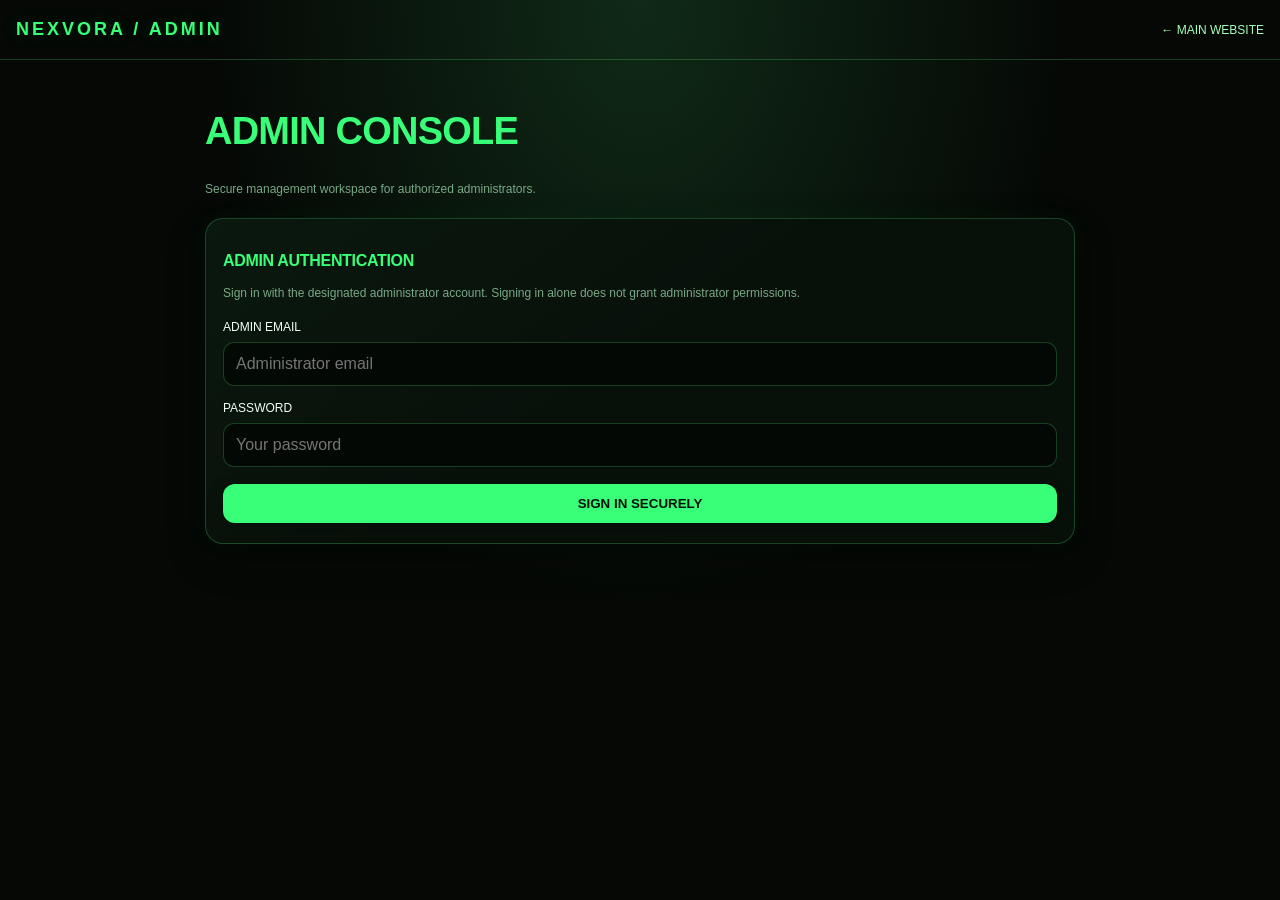
<file: vault-admin.html>
<!DOCTYPE html>
<html lang="en">
<head>
<meta charset="UTF-8">
<meta name="viewport" content="width=device-width, initial-scale=1">
<meta name="theme-color" content="#050805">
<title>NEXVORA | Admin Console</title>
<style>
:root{--bg:#050805;--panel:#0b120c;--green:#39ff78;--soft:#a0ffb7;--muted:#78a985}
*{box-sizing:border-box}
body{margin:0;min-height:100vh;background:radial-gradient(ellipse at top,#102a17,transparent 48%),var(--bg);font-family:Arial,sans-serif;color:var(--soft)}
header{padding:19px 16px;border-bottom:1px solid #39ff7830;display:flex;justify-content:space-between;align-items:center;gap:12px}
.brand{font-size:18px;font-weight:900;letter-spacing:3px;color:var(--green)}
a,button{cursor:pointer}
a{color:var(--green);text-decoration:none;font-size:12px}
main{width:min(900px,100%);margin:auto;padding:25px 15px 45px}
h1{font-size:clamp(25px,6vw,38px);color:var(--green)}
h2{font-size:16px;color:var(--green)}
p{font-size:12px;color:var(--muted);line-height:1.8}
.panel{margin-top:17px;padding:20px 17px;border:1px solid #39ff7830;border-radius:9px;background:#08100a}
label{display:block;font-size:12px;margin:15px 0 8px}
input,select,textarea{width:100%;padding:12px;border:1px solid #39ff7835;border-radius:5px;background:#030704;color:var(--soft);font:inherit}
textarea{min-height:85px;resize:vertical}
button{padding:12px 15px;border:1px solid #39ff7840;border-radius:5px;background:#0b120c;color:var(--green);font-weight:800}
.primary{width:100%;margin-top:17px;background:var(--green);color:#031006;border:0}
.tabs{display:flex;flex-wrap:wrap;gap:8px;margin:18px 0}
.tab.active{background:var(--green);color:#031006}
#message{font-size:12px;line-height:1.8;color:var(--green);overflow-wrap:anywhere}
.warning{border:1px solid #39ff7840;padding:14px;border-radius:6px;color:var(--soft);font-size:12px;line-height:1.8}
.muted{color:var(--muted)}

[hidden]{display:none!important}
.form-grid{display:grid;grid-template-columns:repeat(2,minmax(0,1fr));gap:0 14px}
.form-grid .full{grid-column:1/-1}
.listing-actions{display:flex;gap:8px;flex-wrap:wrap;margin-top:12px}
.listing-actions button{flex:1}
.preview-images{display:flex;gap:8px;flex-wrap:wrap;margin-top:10px}
.preview-images img,.listing-thumb{width:78px;height:78px;object-fit:cover;border:1px solid #39ff7850;border-radius:5px}
.listing-card{margin-top:14px;padding:14px;border:1px solid #39ff7830;border-radius:8px;background:#050a06}
@media(max-width:520px){.form-grid{grid-template-columns:1fr}.form-grid .full{grid-column:auto}}

</style>
  <link rel="stylesheet" href="nexvora-elite.css?v=1">
</head>
<body>
<header>
  <div class="brand">NEXVORA / ADMIN</div>
  <a href="index.html">← MAIN WEBSITE</a>
</header>

<main>
  <h1>ADMIN CONSOLE</h1>
  <p>Secure management workspace for authorized administrators.</p>

  <section class="panel" id="loginPanel">
    <h2>ADMIN AUTHENTICATION</h2>
    <p>Sign in with the designated administrator account. Signing in alone does not grant administrator permissions.</p>
    <form id="adminLogin">
      <label for="email">ADMIN EMAIL</label>
      <input id="email" type="email" autocomplete="username" required placeholder="Administrator email">
      <label for="password">PASSWORD</label>
      <input id="password" type="password" autocomplete="current-password" required placeholder="Your password">
      <button class="primary" type="submit">SIGN IN SECURELY</button>
    </form>
  </section>

  <section class="panel" id="consolePanel" hidden>
    <h2>ADMIN WORKSPACE</h2>
    <div class="warning">
      <strong>ACCESS CHECK REQUIRED</strong>
      <p class="muted">Your account is signed in, but this page has not yet verified an administrator role on a trusted server. Management actions remain disabled until secure authorization is configured.</p>
    </div>

    <div class="tabs">
      <button class="tab active" type="button" data-tab="overview">OVERVIEW</button>
      <button class="tab" type="button" data-tab="listings">LISTINGS</button>
      <button class="tab" type="button" data-tab="orders">ORDERS</button>
      <button class="tab" type="button" data-tab="payments">PAYMENTS</button>
      <button class="tab" type="button" data-tab="refunds">REFUNDS</button>
      <button class="tab" type="button" data-tab="customers">CUSTOMERS</button>
      <button class="tab" type="button" data-tab="policy">POLICY</button>
    </div>

    <div id="sectionContent">
      <h2 id="sectionTitle">OVERVIEW</h2>
      <p id="sectionText">Administrator verification and secure database permissions must be configured before records can be managed.</p>
    </div>
    <button id="logoutBtn" type="button">SIGN OUT</button>
  </section>

  <div id="message" role="status" aria-live="polite"></div>
</main>

<script type="module">
import { createClient } from 'https://esm.sh/@supabase/supabase-js@2';

const supabase = createClient(
  'https://eggcveabpqldhcpzcmcr.supabase.co',
  'sb_publishable_IVWNe_8YmgLmaXUHOymn1Q_t7Kso8Bd'
);

const message = document.getElementById('message');
async function verifyAdmin() {
  const { data: { user }, error: userError } =
    await supabase.auth.getUser();

  if (userError || !user) {
    window.location.replace('login.html');
    return false;
  }

  const { data, error } = await supabase.rpc('is_admin');

  if (error || data !== true) {
    document.getElementById('loginPanel').hidden = true;
    document.getElementById('consolePanel').hidden = true;
    message.textContent =
      'Access denied. Only an authorized administrator can access this panel.';
    return false;
  }

  return true;
}
const loginPanel = document.getElementById('loginPanel');
const consolePanel = document.getElementById('consolePanel');
async function refreshSession() {
  const { data: { session }, error } = await supabase.auth.getSession();

  if (error || !session) {
    loginPanel.hidden = false;
    consolePanel.hidden = true;
    return;
  }

  loginPanel.hidden = true;
  consolePanel.hidden = true;
  message.textContent = 'Verifying administrator permissions...';

  const isAdmin = await verifyAdmin();

  if (isAdmin) {
    consolePanel.hidden = false;
    message.textContent = 'Administrator verified.';
  }
}
document.getElementById('adminLogin').addEventListener('submit', async (event) => {
  event.preventDefault();
  message.textContent = 'Checking account...';

  const email = document.getElementById('email').value.trim();
  const password = document.getElementById('password').value;

  const { error } = await supabase.auth.signInWithPassword({ email, password });

  if (error) {
    message.textContent = 'Sign-in failed. Check your credentials and try again.';
    return;
  }

  message.textContent = 'Signed in. Checking administrator permissions...';
  await refreshSession();
});
let editingListingId = null;

function makeField(labelText, id, type = 'text', attrs = {}) {
  const wrap = document.createElement('div');
  if (attrs.full) wrap.className = 'full';
  const label = document.createElement('label');
  label.htmlFor = id;
  label.textContent = labelText;
  wrap.appendChild(label);
  let input;
  if (type === 'textarea') {
    input = document.createElement('textarea');
  } else if (type === 'select') {
    input = document.createElement('select');
    [['active','Active'],['inactive','Inactive']].forEach(([value, text]) => {
      const option = document.createElement('option');
      option.value = value; option.textContent = text; input.appendChild(option);
    });
  } else {
    input = document.createElement('input');
    input.type = type;
  }
  input.id = id;
  if (attrs.required) input.required = true;
  if (attrs.min !== undefined) input.min = attrs.min;
  if (attrs.step !== undefined) input.step = attrs.step;
  if (attrs.placeholder) input.placeholder = attrs.placeholder;
  wrap.appendChild(input);
  return { wrap, input };
}

function setFieldValue(id, value) {
  const el = document.getElementById(id);
  if (el) el.value = value ?? '';
}

async function loadListings() {
  const content = document.getElementById('sectionContent');
  content.replaceChildren();

  const heading = document.createElement('h2');
  heading.textContent = 'LISTINGS MANAGEMENT';
  content.appendChild(heading);

  const formPanel = document.createElement('div');
  formPanel.className = 'panel';
  const formHeading = document.createElement('h2');
  formHeading.id = 'listingFormHeading';
  formHeading.textContent = 'ADD LISTING';
  formPanel.appendChild(formHeading);

  const form = document.createElement('form');
  form.id = 'listingForm';
  const grid = document.createElement('div');
  grid.className = 'form-grid';

  const fields = [
    makeField('TITLE / LISTING NAME *','listingTitle','text',{required:true,full:true,placeholder:'Enter listing title'}),
    makeField('DESCRIPTION','listingDescription','textarea',{full:true,placeholder:'Describe the listing'}),
    makeField('CATEGORY *','listingCategory','text',{required:true,placeholder:'e.g. Account showcase'}),
    makeField('PRICE (₹) *','listingPrice','number',{required:true,min:'0',step:'0.01'}),
    makeField('LEVEL','listingLevel','number',{min:'0',step:'1'}),
    makeField('ACCOUNT AGE','listingAge','text',{placeholder:'e.g. 2 years'}),
    makeField('RANK','listingRank','text',{placeholder:'Enter rank'}),
    makeField('GUN SKINS COUNT','listingGunSkins','number',{min:'0',step:'1'}),
    makeField('ITEMS COUNT','listingItems','number',{min:'0',step:'1'}),
    makeField('VAULT COLLECTION COUNT','listingVault','number',{min:'0',step:'1'}),
    makeField('RATING','listingRating','number',{min:'0',step:'0.01'}),
    makeField('STATUS','listingStatus','select',{}),
  ];
  fields.forEach(field => grid.appendChild(field.wrap));

  const imageWrap = document.createElement('div');
  imageWrap.className = 'full';
  const imageLabel = document.createElement('label');
  imageLabel.htmlFor = 'listingImages';
  imageLabel.textContent = 'LISTING IMAGES (JPG, PNG, WEBP · MAX 5 MB EACH)';
  imageWrap.appendChild(imageLabel);
  const imageInput = document.createElement('input');
  imageInput.id = 'listingImages';
  imageInput.type = 'file';
  imageInput.accept = 'image/jpeg,image/png,image/webp';
  imageInput.multiple = true;
  imageWrap.appendChild(imageInput);
  const imageHint = document.createElement('p');
  imageHint.textContent = 'Add listing images (up to 5 MB each). When editing, selecting one or more new images replaces the old image set. Leave this empty to keep current images.';
  imageWrap.appendChild(imageHint);
  const preview = document.createElement('div');
  preview.className = 'preview-images';
  preview.id = 'listingImagePreview';
  imageWrap.appendChild(preview);
  grid.appendChild(imageWrap);
  form.appendChild(grid);

  const saveButton = document.createElement('button');
  saveButton.className = 'primary';
  saveButton.type = 'submit';
  saveButton.id = 'listingSaveButton';
  saveButton.textContent = 'SAVE LISTING';
  form.appendChild(saveButton);

  const cancelButton = document.createElement('button');
  cancelButton.type = 'button';
  cancelButton.id = 'listingCancelButton';
  cancelButton.textContent = 'CANCEL EDIT';
  cancelButton.hidden = true;
  cancelButton.style.marginTop = '10px';
  cancelButton.style.width = '100%';
  form.appendChild(cancelButton);
  formPanel.appendChild(form);
  content.appendChild(formPanel);

  const listHeading = document.createElement('h2');
  listHeading.textContent = 'EXISTING LISTINGS';
  listHeading.style.marginTop = '24px';
  content.appendChild(listHeading);
  const listArea = document.createElement('div');
  listArea.id = 'listingListArea';
  const loading = document.createElement('p');
  loading.textContent = 'Loading listings...';
  listArea.appendChild(loading);
  content.appendChild(listArea);

  imageInput.addEventListener('change', () => {
    preview.replaceChildren();
    Array.from(imageInput.files || []).forEach(file => {
      if (!['image/jpeg','image/png','image/webp'].includes(file.type) || file.size > 5 * 1024 * 1024) {
        message.textContent = 'Each image must be JPG, PNG or WebP and 5 MB or smaller.';
        return;
      }
      const img = document.createElement('img');
      img.alt = file.name;
      img.src = URL.createObjectURL(file);
      preview.appendChild(img);
    });
  });

  function resetForm() {
    editingListingId = null;
    form.reset();
    preview.replaceChildren();
    formHeading.textContent = 'ADD LISTING';
    saveButton.textContent = 'SAVE LISTING';
    cancelButton.hidden = true;
    imageInput.value = '';
  }
  cancelButton.addEventListener('click', resetForm);

  async function refreshList() {
    listArea.replaceChildren();
    const wait = document.createElement('p');
    wait.textContent = 'Loading listings...';
    listArea.appendChild(wait);

    const { data, error } = await supabase
      .from('vault_listings')
      .select('id,title,description,category,price,image_url,image_urls,status,level,account_age,rank,gun_skins,items,vault_collection,rating,created_at')
      .order('created_at', { ascending: false });

    listArea.replaceChildren();
    if (error) {
      const err = document.createElement('p');
      err.textContent = 'Could not load listings: ' + error.message;
      listArea.appendChild(err);
      return;
    }
    if (!data.length) {
      const empty = document.createElement('p');
      empty.textContent = 'No listings yet. Use the form above to add one.';
      listArea.appendChild(empty);
      return;
    }

    data.forEach(item => {
      const card = document.createElement('article');
      card.className = 'listing-card';
      const title = document.createElement('h2');
      title.textContent = item.title || 'Untitled listing';
      card.appendChild(title);

      const images = Array.isArray(item.image_urls) && item.image_urls.length
        ? item.image_urls : (item.image_url ? [item.image_url] : []);
      if (images.length) {
        const img = document.createElement('img');
        img.className = 'listing-thumb';
        img.src = images[0];
        img.alt = 'Listing preview';
        img.loading = 'lazy';
        card.appendChild(img);
      }
      const detailLines = [
        `Category: ${item.category || '—'} · Price: ${item.price == null ? '—' : '₹' + item.price} · Status: ${item.status || '—'}`,
        `Level: ${item.level ?? '—'} · Account age: ${item.account_age || '—'} · Rank: ${item.rank || '—'}`,
        `Gun skins: ${item.gun_skins ?? '—'} · Items: ${item.items ?? '—'} · Vault collection: ${item.vault_collection ?? '—'} · Rating: ${item.rating ?? '—'}`,
        item.description || 'No description'
      ];
      detailLines.forEach(line => {
        const p = document.createElement('p');
        p.textContent = line;
        card.appendChild(p);
      });

      const actions = document.createElement('div');
      actions.className = 'listing-actions';
      const editBtn = document.createElement('button');
      editBtn.type = 'button';
      editBtn.textContent = 'EDIT';
      editBtn.addEventListener('click', () => {
        editingListingId = item.id;
        setFieldValue('listingTitle', item.title);
        setFieldValue('listingDescription', item.description);
        setFieldValue('listingCategory', item.category);
        setFieldValue('listingPrice', item.price);
        setFieldValue('listingLevel', item.level);
        setFieldValue('listingAge', item.account_age);
        setFieldValue('listingRank', item.rank);
        setFieldValue('listingGunSkins', item.gun_skins);
        setFieldValue('listingItems', item.items);
        setFieldValue('listingVault', item.vault_collection);
        setFieldValue('listingRating', item.rating);
        setFieldValue('listingStatus', item.status || 'active');
        formHeading.textContent = `EDIT LISTING #${item.id}`;
        saveButton.textContent = 'UPDATE LISTING';
        cancelButton.hidden = false;
        preview.replaceChildren();
        images.forEach(url => {
          const img = document.createElement('img');
          img.src = url; img.alt = 'Existing listing image';
          preview.appendChild(img);
        });
        formPanel.scrollIntoView({behavior:'smooth',block:'start'});
      });

      const deleteBtn = document.createElement('button');
      deleteBtn.type = 'button';
      deleteBtn.textContent = 'DELETE';
      deleteBtn.addEventListener('click', async () => {
        if (!window.confirm(`Delete listing #${item.id}? This removes the listing record, not its uploaded image files.`)) return;
        deleteBtn.disabled = true;
        const { error: deleteError } = await supabase.from('vault_listings').delete().eq('id', item.id);
        if (deleteError?.code === '23503') {
          // Keep historical orders intact; hide linked listings by marking them inactive.
          const { error: inactiveError } = await supabase
            .from('vault_listings')
            .update({ status: 'inactive' })
            .eq('id', item.id);
          if (inactiveError) {
            message.textContent = 'Could not delete or deactivate listing: ' + inactiveError.message;
            deleteBtn.disabled = false;
            return;
          }
          if (editingListingId === item.id) resetForm();
          message.textContent = 'Listing has existing orders, so it was safely marked inactive instead of deleting order history.';
          await refreshList();
          return;
        }
        if (deleteError) {
          message.textContent = 'Delete failed: ' + deleteError.message;
          deleteBtn.disabled = false;
          return;
        }
        if (editingListingId === item.id) resetForm();
        message.textContent = 'Listing deleted.';
        await refreshList();
      });
      actions.append(editBtn, deleteBtn);
      card.appendChild(actions);
      listArea.appendChild(card);
    });
  }

  form.addEventListener('submit', async event => {
    event.preventDefault();
    if (!(await verifyAdmin())) return;
    saveButton.disabled = true;
    message.textContent = editingListingId ? 'Updating listing...' : 'Saving listing...';

    try {
      const existingImages = editingListingId
        ? await supabase.from('vault_listings').select('image_urls,image_url').eq('id', editingListingId).single()
        : {data:null,error:null};
      if (existingImages.error) throw existingImages.error;

      const selectedFiles = Array.from(imageInput.files || []);
      // On edit: selecting new images replaces the old image set.
      // Leaving the file picker empty preserves the existing image URLs.
      const imageUrls = selectedFiles.length
        ? []
        : (Array.isArray(existingImages.data?.image_urls) && existingImages.data.image_urls.length
            ? [...existingImages.data.image_urls]
            : (existingImages.data?.image_url ? [existingImages.data.image_url] : []));

      for (const file of selectedFiles) {
        if (!['image/jpeg','image/png','image/webp'].includes(file.type)) {
          throw new Error('Only JPG, PNG and WebP images are allowed.');
        }
        if (file.size > 5 * 1024 * 1024) {
          throw new Error('Each image must be 5 MB or smaller.');
        }
        const ext = file.type === 'image/jpeg' ? 'jpg' : file.type === 'image/png' ? 'png' : 'webp';
        const path = `${crypto.randomUUID()}.${ext}`;
        const { error: uploadError } = await supabase.storage
          .from('vault-listing-images')
          .upload(path, file, {contentType:file.type, upsert:false});
        if (uploadError) throw uploadError;
        const { data: publicUrl } = supabase.storage.from('vault-listing-images').getPublicUrl(path);
        imageUrls.push(publicUrl.publicUrl);
      }

      const numericOrNull = id => document.getElementById(id).value.trim() === ''
        ? null : Number(document.getElementById(id).value);
      const payload = {
        title: document.getElementById('listingTitle').value.trim(),
        description: document.getElementById('listingDescription').value.trim() || null,
        category: document.getElementById('listingCategory').value.trim(),
        price: Number(document.getElementById('listingPrice').value),
        level: numericOrNull('listingLevel'),
        account_age: document.getElementById('listingAge').value.trim() || null,
        rank: document.getElementById('listingRank').value.trim() || null,
        gun_skins: numericOrNull('listingGunSkins'),
        items: numericOrNull('listingItems'),
        vault_collection: numericOrNull('listingVault'),
        rating: numericOrNull('listingRating'),
        status: document.getElementById('listingStatus').value,
        image_urls: imageUrls,
        image_url: imageUrls[0] || null
      };

      const result = editingListingId
        ? await supabase.from('vault_listings').update(payload).eq('id', editingListingId)
        : await supabase.from('vault_listings').insert(payload);
      if (result.error) throw result.error;

      message.textContent = editingListingId ? 'Listing updated successfully.' : 'Listing added successfully.';
      resetForm();
      await refreshList();
    } catch (err) {
      message.textContent = 'Could not save listing: ' + (err?.message || 'Unknown error');
    } finally {
      saveButton.disabled = false;
    }
  });

  await refreshList();
}


function esc(value) {
  return String(value ?? '').replace(/[&<>"']/g, ch => ({'&':'&amp;','<':'&lt;','>':'&gt;','"':'&quot;',"'":'&#39;'}[ch]));
}
function makeTable(headers, rows) {
  const table=document.createElement('table');
  table.style.cssText='width:100%;border-collapse:collapse;margin-top:14px;display:block;overflow-x:auto';
  const thead=document.createElement('thead'), tr=document.createElement('tr');
  headers.forEach(h=>{const th=document.createElement('th');th.textContent=h;th.style.cssText='text-align:left;padding:10px;border-bottom:1px solid #333';tr.appendChild(th)});thead.appendChild(tr);table.appendChild(thead);
  const tbody=document.createElement('tbody');
  rows.forEach(cells=>{const r=document.createElement('tr');cells.forEach(cell=>{const td=document.createElement('td');td.style.cssText='padding:10px;border-bottom:1px solid #292929;vertical-align:top';if(cell instanceof Node)td.appendChild(cell);else td.textContent=String(cell??'');r.appendChild(td)});tbody.appendChild(r)});table.appendChild(tbody);return table;
}
async function loadOrders(){
 if(!(await verifyAdmin()))return;
 const content=document.getElementById('sectionContent');content.replaceChildren();
 const h=document.createElement('h2');h.textContent='ORDERS & DELIVERY';content.appendChild(h);
 const note=document.createElement('p');note.textContent='Delivery details are fully customizable. Add any number of columns by entering a column name and its value, then mark the order delivered.';content.appendChild(note);
 const {data,error}=await supabase.from('orders').select('id,created_at,user_id,listing_id,listing_title,amount,status,customer_name,customer_email,customer_note').order('created_at',{ascending:false}).limit(200);
 if(error){const p=document.createElement('p');p.textContent='Orders could not load: '+error.message;content.appendChild(p);return}
 if(!data?.length){const p=document.createElement('p');p.textContent='No orders found.';content.appendChild(p);return}
 const rows=[];
 for(const o of data){
  const details=document.createElement('div');details.textContent=`Customer: ${o.customer_name||'—'}\nEmail: ${o.customer_email||'—'}\nNote: ${o.customer_note||'—'}\nUser ID: ${o.user_id||'—'}`;details.style.whiteSpace='pre-line';
  const deliveryWrap=document.createElement('div');deliveryWrap.style.cssText='min-width:260px;display:grid;gap:8px';
  const fieldRows=document.createElement('div');fieldRows.style.cssText='display:grid;gap:8px';
  const addFieldButton=document.createElement('button');addFieldButton.type='button';addFieldButton.textContent='+ Add Column';
  const {data:existing, error:detailError}=await supabase.from('order_delivery_details').select('fields').eq('order_id',o.id).maybeSingle();
  function addDeliveryField(label='',value=''){
   const line=document.createElement('div');line.style.cssText='display:grid;grid-template-columns:minmax(90px,1fr) minmax(90px,1fr) auto;gap:5px;align-items:center';
   const name=document.createElement('input');name.type='text';name.placeholder='Column name';name.value=label;name.setAttribute('aria-label','Delivery column name');
   const val=document.createElement('input');val.type='text';val.placeholder='Value';val.value=value;val.setAttribute('aria-label','Delivery column value');
   const remove=document.createElement('button');remove.type='button';remove.textContent='×';remove.title='Remove this column';remove.style.padding='8px 11px';remove.addEventListener('click',()=>line.remove());
   line.append(name,val,remove);fieldRows.appendChild(line);
  }
  if(detailError){const err=document.createElement('p');err.textContent='Existing details could not load: '+detailError.message;deliveryWrap.appendChild(err)}
  else if(Array.isArray(existing?.fields)&&existing.fields.length){existing.fields.forEach(f=>addDeliveryField(f.label||'',f.value||''))}
  else {addDeliveryField();addDeliveryField()}
  addFieldButton.addEventListener('click',()=>addDeliveryField());
  const status=document.createElement('select');['pending','paid','rejected','cancelled','completed','delivered'].forEach(v=>{const op=document.createElement('option');op.value=v;op.textContent=v;status.appendChild(op)});status.value=o.status||'pending';
  const save=document.createElement('button');save.type='button';save.textContent='Save order / delivery';
  save.addEventListener('click',async()=>{
   if(!(await verifyAdmin()))return;
   save.disabled=true;message.textContent='Saving order...';
   try{
    if(status.value==='delivered'){
     const parsed=Array.from(fieldRows.children).map(line=>{const inputs=line.querySelectorAll('input');return {label:inputs[0].value.trim(),value:inputs[1].value.trim()}}).filter(f=>f.label||f.value);
     if(!parsed.length)throw new Error('Add at least one column and value before marking delivered.');
     if(parsed.some(f=>!f.label||!f.value))throw new Error('Every delivery row must have both a column name and a value.');
     const {error:de}=await supabase.from('order_delivery_details').upsert({order_id:o.id,user_id:o.user_id,fields:parsed,delivered_at:new Date().toISOString(),delivered_by:(await supabase.auth.getUser()).data.user.id},{onConflict:'order_id'});
     if(de)throw new Error('Delivery details could not be saved: '+de.message);
    }
    const {error:oe}=await supabase.from('orders').update({status:status.value,updated_at:new Date().toISOString()}).eq('id',o.id);
    if(oe)throw new Error('Order status could not be saved: '+oe.message);
    o.status=status.value;message.textContent=`Order #${o.id} saved${status.value==='delivered'?' and delivery details published to the customer':''}.`;
   }catch(err){message.textContent=err.message||'Order save failed.'}
   finally{save.disabled=false}
  });
  deliveryWrap.append(fieldRows,addFieldButton,status,save);
  rows.push([String(o.id),o.listing_title||`Listing #${o.listing_id??'—'}`,`₹${Number(o.amount||0).toFixed(2)}`,o.created_at?new Date(o.created_at).toLocaleString():'—',details,deliveryWrap]);
 }
 content.appendChild(makeTable(['ID','LISTING','AMOUNT','CREATED','CUSTOMER DETAILS','STATUS & DELIVERY DETAILS'],rows));
}
async function loadPayments(){
  if(!(await verifyAdmin()))return;
  const content=document.getElementById('sectionContent');
  content.replaceChildren();
  const h=document.createElement('h2');h.textContent='PAYMENT REVIEW';content.appendChild(h);
  const note=document.createElement('p');
  note.textContent='No screenshot is collected. Match each UTR against the actual bank/UPI transaction ledger and confirm the amount and order before approving. A submitted UTR alone is not proof of payment.';
  content.appendChild(note);
  const {data,error}=await supabase.from('payment_submissions')
    .select('id,order_id,user_id,payment_method,transaction_reference,amount,status,admin_note,created_at')
    .order('created_at',{ascending:false}).limit(200);
  if(error){const p=document.createElement('p');p.textContent='Payments could not load: '+error.message;content.appendChild(p);return}
  if(!data?.length){const p=document.createElement('p');p.textContent='No payment submissions found.';content.appendChild(p);return}
  const counts=new Map();
  data.forEach(pay=>{const key=String(pay.transaction_reference||'').trim().toLowerCase();if(key)counts.set(key,(counts.get(key)||0)+1)});
  const rows=[];
  for(const pay of data){
   const utr=String(pay.transaction_reference||'').trim();
   const key=utr.toLowerCase();
   const details=document.createElement('div');
   details.textContent=`Order #${pay.order_id}\nUser: ${pay.user_id||'—'}\nMethod: ${pay.payment_method||'—'}\nUTR: ${utr||'MISSING — DO NOT APPROVE'}\nSubmitted: ${pay.created_at?new Date(pay.created_at).toLocaleString():'—'}${key&&counts.get(key)>1?'\nWARNING: This UTR appears on multiple submissions. Investigate before approval.':''}`;
   details.style.whiteSpace='pre-line';
   const status=document.createElement('select');
   ['pending','approved','rejected'].forEach(v=>{const op=document.createElement('option');op.value=v;op.textContent=v;status.appendChild(op)});
   status.value=pay.status||'pending';
   const adminNote=document.createElement('textarea');adminNote.placeholder='Admin note (e.g. bank ledger checked)';adminNote.value=pay.admin_note||'';
   adminNote.style.maxWidth='220px';adminNote.rows=3;
   const save=document.createElement('button');save.type='button';save.textContent='Save review';
   save.addEventListener('click',async()=>{
    if(!(await verifyAdmin()))return;
    if(status.value==='approved'&&!utr){message.textContent='Cannot approve a payment without a UTR.';return}
    if(status.value==='approved'&&!window.confirm(`Confirm you matched UTR "${utr}" to a real payment of ₹${Number(pay.amount||0).toFixed(2)} for order #${pay.order_id}? This marks the order as paid.`))return;
    save.disabled=true;
    try{
     const {error:e}=await supabase.from('payment_submissions').update({status:status.value,admin_note:adminNote.value.trim()||null,reviewed_at:new Date().toISOString()}).eq('id',pay.id);
     if(e)throw e;
     if(status.value==='approved'||status.value==='rejected'){
      const {error:oe}=await supabase.from('orders').update({status:status.value==='approved'?'paid':'rejected',updated_at:new Date().toISOString()}).eq('id',pay.order_id);
      if(oe)throw new Error('Review saved but order status update failed: '+oe.message);
     }
     message.textContent=`Payment #${pay.id} review saved.`;
     await loadPayments();
    }catch(err){message.textContent='Review update failed: '+(err.message||'Please try again.')}
    finally{save.disabled=false}
   });
   const controls=document.createElement('div');controls.style.cssText='display:grid;gap:8px;min-width:140px';controls.append(status,adminNote,save);
   rows.push([String(pay.id),String(pay.order_id),`₹${Number(pay.amount||0).toFixed(2)}`,pay.status||'pending',details,controls]);
  }
  content.appendChild(makeTable(['PAYMENT ID','ORDER','AMOUNT','STATUS','UTR / TRANSACTION DETAILS','REVIEW'],rows));
}

async function loadRefunds() {
  const content = document.getElementById('sectionContent');
  content.replaceChildren();

  if (!(await verifyAdmin())) return;

  const heading = document.createElement('h2');
  heading.textContent = 'REFUND REQUESTS';
  content.appendChild(heading);

  const result = await supabase
    .from('refund_requests')
    .select('id, order_id, user_id, amount, reason, status, admin_note, created_at')
    .order('created_at', { ascending: false });

  if (result.error) {
    const error = document.createElement('p');
    error.textContent = 'Refunds load nahi hue: ' + result.error.message;
    content.appendChild(error);
    return;
  }

  if (!result.data || result.data.length === 0) {
    const empty = document.createElement('p');
    empty.textContent = 'Abhi koi refund request nahi hai.';
    content.appendChild(empty);
    return;
  }

  result.data.forEach(refund => {
    const card = document.createElement('div');
    card.style.cssText =
      'padding:16px;margin:12px 0;border:1px solid #333;border-radius:10px';

    const details = document.createElement('p');
    details.textContent =
      `Refund #${refund.id} | Order #${refund.order_id} | Amount: ₹${refund.amount} | Status: ${refund.status} | Reason: ${refund.reason || 'Not provided'}`;

    const status = document.createElement('select');
    ['pending', 'approved', 'rejected', 'completed'].forEach(value => {
      const option = document.createElement('option');
      option.value = value;
      option.textContent = value.toUpperCase();
      option.selected = value === refund.status;
      status.appendChild(option);
    });

    const note = document.createElement('textarea');
    note.placeholder = 'Admin note';
    note.value = refund.admin_note || '';

    const save = document.createElement('button');
    save.textContent = 'Save Review';

    save.addEventListener('click', async () => {
      if (!(await verifyAdmin())) return;

      save.disabled = true;
      const update = await supabase
        .from('refund_requests')
        .update({
          status: status.value,
          admin_note: note.value.trim() || null,
          reviewed_at: new Date().toISOString()
        })
        .eq('id', refund.id);

      save.disabled = false;
      save.textContent = update.error
        ? 'Save Failed'
        : 'Saved Successfully';
    });

    card.append(details, status, note, save);
    content.appendChild(card);
  });
}

async function loadCustomers() {
  const content = document.getElementById('sectionContent');
  content.replaceChildren();

  if (!(await verifyAdmin())) return;

  const heading = document.createElement('h2');
  heading.textContent = 'CUSTOMERS';
  content.appendChild(heading);

  const [profilesResult, rolesResult, controlsResult] = await Promise.all([
    supabase
      .from('profiles')
      .select('id, username, email, created_at')
      .order('created_at', { ascending: false }),
    supabase
      .from('user_roles')
      .select('user_id, role'),
    supabase
      .from('customer_account_controls')
      .select('user_id, warning_count, status, admin_note, banned_at')
  ]);

  if (profilesResult.error || rolesResult.error || controlsResult.error) {
    const error = document.createElement('p');
    error.textContent =
      'Customers load nahi hue: ' +
      (profilesResult.error?.message || rolesResult.error?.message || controlsResult.error?.message);
    content.appendChild(error);
    return;
  }

  const roles = new Map(
    (rolesResult.data || []).map(item => [item.user_id, item.role])
  );
  const controls = new Map(
    (controlsResult.data || []).map(item => [item.user_id, item])
  );

  if (!profilesResult.data || profilesResult.data.length === 0) {
    const empty = document.createElement('p');
    empty.textContent = 'Koi customer record nahi mila.';
    content.appendChild(empty);
    return;
  }

  const table = document.createElement('table');
  table.style.cssText = 'width:100%;border-collapse:collapse';

  const header = document.createElement('tr');
  ['Username', 'Email', 'Role', 'Joined', 'Policy status', 'Admin actions'].forEach(label => {
    const th = document.createElement('th');
    th.textContent = label;
    th.style.cssText = 'padding:10px;border-bottom:1px solid #444;text-align:left';
    header.appendChild(th);
  });
  table.appendChild(header);

  profilesResult.data.forEach(profile => {
    const row = document.createElement('tr');
    [profile.username || '—', profile.email || '—', roles.get(profile.id) || 'customer', profile.created_at ? new Date(profile.created_at).toLocaleDateString() : '—'].forEach(value => {
      const cell = document.createElement('td'); cell.textContent = value;
      cell.style.cssText = 'padding:10px;border-bottom:1px solid #333'; row.appendChild(cell);
    });
    const control = controls.get(profile.id) || { warning_count: 0, status: 'active', admin_note: '' };
    const statusCell = document.createElement('td'); statusCell.style.cssText = 'padding:10px;border-bottom:1px solid #333;min-width:110px';
    statusCell.textContent = `${control.status || 'active'} · warnings: ${control.warning_count || 0}`; row.appendChild(statusCell);
    const actionCell = document.createElement('td'); actionCell.style.cssText = 'padding:10px;border-bottom:1px solid #333;min-width:220px';
    if ((roles.get(profile.id) || 'customer') === 'admin') {
      actionCell.textContent = 'Admin account protected';
      row.appendChild(actionCell); table.appendChild(row); return;
    }
    const act = async (kind) => {
      const isWarn = kind === 'warning';
      const isUnban = kind === 'unban';
      const ruleTitle = isWarn ? window.prompt('Policy rule violated (short title):', 'Accurate payment/refund information') : (isUnban ? 'Administrator unban' : 'Administrator ban');
      if (!ruleTitle) return;
      const eventMessage = isWarn ? window.prompt('Warning message for this customer:', 'Please follow the website policy. Repeated violations may result in an account ban.') : (isUnban ? 'Account restored and warning count reset.' : window.prompt('Reason for account ban:'));
      if (!eventMessage || !eventMessage.trim()) return;
      const { data: adminData } = await supabase.auth.getUser(); const adminId = adminData?.user?.id;
      const nextCount = isUnban ? 0 : Number(control.warning_count || 0) + (isWarn ? 1 : 0);
      const nextStatus = isUnban ? 'active' : (kind === 'ban' || (isWarn && nextCount >= 2) ? 'banned' : 'warned');
      const { error: saveError } = await supabase.from('customer_account_controls').upsert({
        user_id: profile.id, warning_count: nextCount, status: nextStatus,
        admin_note: isUnban ? null : eventMessage.trim(), banned_at: nextStatus === 'banned' ? new Date().toISOString() : null,
        updated_by: adminId, updated_at: new Date().toISOString()
      }, { onConflict: 'user_id' });
      if (saveError) { message.textContent = 'Policy action failed: ' + saveError.message; return; }
      const eventType = isUnban ? 'unban' : (nextStatus === 'banned' ? 'ban' : 'warning');
      const { error: eventError } = await supabase.from('customer_policy_events').insert({ user_id: profile.id, event_type: eventType, rule_title: ruleTitle.trim(), message: eventMessage.trim(), created_by: adminId });
      if (eventError) { message.textContent = 'Status saved, but event log failed: ' + eventError.message; return; }
      message.textContent = nextStatus === 'banned' ? 'Customer banned from protected website actions.' : (isUnban ? 'Customer unbanned and warning count reset.' : 'Warning recorded. A second warning automatically bans the account from protected actions.');
      await loadCustomers();
    };
    [['WARN','warning'],['BAN','ban'],['UNBAN / RESET','unban']].forEach(([label,kind]) => {
      const btn = document.createElement('button'); btn.type='button'; btn.textContent=label; btn.style.cssText='margin:3px;padding:8px';
      btn.addEventListener('click', () => act(kind)); actionCell.appendChild(btn);
    });
    row.appendChild(actionCell); table.appendChild(row);
  });
  content.appendChild(table);
}

async function loadPolicy() {
  const content = document.getElementById('sectionContent'); content.replaceChildren();
  if (!(await verifyAdmin())) return;
  const heading = document.createElement('h2'); heading.textContent = 'WEBSITE POLICY';
  const help = document.createElement('p'); help.textContent = 'Edit the policy shown to signed-in customers. State rules clearly and disclose any charges before purchase.';
  const titleLabel = document.createElement('label'); titleLabel.textContent = 'POLICY TITLE';
  const titleInput = document.createElement('input'); titleInput.maxLength = 120;
  const bodyLabel = document.createElement('label'); bodyLabel.textContent = 'POLICY TEXT';
  const bodyInput = document.createElement('textarea'); bodyInput.maxLength = 12000; bodyInput.style.minHeight = '220px';
  const save = document.createElement('button'); save.type='button'; save.textContent='SAVE WEBSITE POLICY'; save.className='primary';
  const { data, error } = await supabase.from('site_policies').select('id,title,body').eq('id',1).maybeSingle();
  if (error) { const err=document.createElement('p'); err.textContent='Policy could not load: '+error.message; content.append(heading,help,err); return; }
  titleInput.value=data?.title || 'NEXVORA Website & Refund Policy'; bodyInput.value=(data?.body && data.body.trim()) ? (data.body.includes('No refund-unlock fee') ? data.body : data.body.trim() + `\n\nREFUND POLICY ADDENDUM\n\nRefund requests are reviewed by the admin. Approval does not mean the money has already been transferred. Review and UPI/bank processing times can vary, and no fixed refund time is guaranteed unless official support confirms it in writing.\n\nNEXVORA does not require an extra upfront processing fee to unlock, release or guarantee a refund. Do not pay anyone claiming an additional payment is required to release an existing refund.\n\nA refund request may be declined if the payment cannot be verified, order details conflict, the order is ineligible, or another active refund request already exists. Use only official website support and never share passwords or OTPs.`) : `NEXVORA WEBSITE, PAYMENT & REFUND POLICY

1. Accurate information: Customers must provide correct account, order and payment details. Never share passwords or OTPs with anyone.

2. Payments: Pay only the amount shown for the selected listing using the payment instructions displayed on the official website. Keep the UTR/transaction reference for your records. A submitted UTR is not proof of payment until the payment is matched and approved by the admin.

3. Order verification: Refund requests can be submitted only for an order linked to the signed-in customer and an approved payment record. The website checks the UTR against the customer's own payment record.

4. Refund review: A request is reviewed by the admin. Approval of a request does not mean the refund has already been transferred. The admin should update the status only when the relevant review or transfer step has actually occurred. If more information is needed, contact official support.

5. No refund-unlock fee: NEXVORA does not require an extra upfront processing fee to unlock, release or guarantee a refund. Do not pay anyone claiming that an additional payment is required to release your existing refund.

6. Eligibility and exclusions: Requests may be declined where the order is not eligible, payment cannot be verified, details conflict, or the same order already has an active refund request. Digital goods already delivered or transferred may need individual review.

7. Timelines: Review and bank/UPI processing times can vary. No fixed refund time is guaranteed unless confirmed by official support in writing.

8. Support and fraud prevention: Use only the support link shown on the official website. Keep payment records and never send passwords, OTPs or full banking credentials.

9. Policy updates: The latest policy published in the admin panel applies to future requests. Contact official support if anything is unclear.`;
  save.addEventListener('click', async () => {
    if (!titleInput.value.trim() || !bodyInput.value.trim()) { message.textContent='Policy title and text are required.'; return; }
    save.disabled=true; const { data: adminData }=await supabase.auth.getUser();
    const { error: saveError }=await supabase.from('site_policies').upsert({id:1,title:titleInput.value.trim(),body:bodyInput.value.trim(),updated_by:adminData?.user?.id,updated_at:new Date().toISOString()},{onConflict:'id'});
    save.disabled=false; message.textContent=saveError?'Policy save failed: '+saveError.message:'Website policy saved.';
  });
  content.append(heading,help,titleLabel,titleInput,bodyLabel,bodyInput,save);
}

const sections = {
  overview: [
    'OVERVIEW',
    'Administrator dashboard'
  ],
  listings: [
    'LISTINGS',
    'Manage vault listings'
  ],
  orders: [
    'ORDERS',
    'View customer orders'
  ],
  payments: [
    'PAYMENTS',
    'Review payment submissions'
  ],
  refunds: [
    'REFUNDS',
    'Review and manage refund requests'
  ],
  customers: [
    'CUSTOMERS',
    'View registered customers and manage policy warnings/bans'
  ],
  policy: [
    'POLICY',
    'Edit the customer-facing website policy'
  ]
};
document.querySelectorAll('[data-tab]').forEach(button => {
  button.addEventListener('click', async () => {
    document.querySelectorAll('[data-tab]').forEach(item => {
      item.classList.remove('active');
    });

    button.classList.add('active');

    const tab = button.dataset.tab;

    if (!(await verifyAdmin())) return;

    if (tab === 'overview') {
      const content = document.getElementById('sectionContent');
      content.replaceChildren();

      const heading = document.createElement('h2');
      heading.textContent = 'OVERVIEW';

      const text = document.createElement('p');
      text.textContent =
        'Administrator verified. Use the tabs to manage listings, orders, payments, refunds and customers.';

      content.append(heading, text);
    } else if (tab === 'listings') {
      await loadListings();
    } else if (tab === 'orders') {
      await loadOrders();
    } else if (tab === 'payments') {
      await loadPayments();
    } else if (tab === 'refunds') {
      await loadRefunds();
    } else if (tab === 'customers') {
      await loadCustomers();
    } else if (tab === 'policy') {
      await loadPolicy();
    }
  });
});
  

document.getElementById('logoutBtn').addEventListener('click', async () => {
  const { error } = await supabase.auth.signOut();
  if (error) {
    message.textContent = 'Sign-out failed. Please try again.';
    return;
  }
  message.textContent = 'Signed out.';
  loginPanel.hidden = false;
  consolePanel.hidden = true;
});

refreshSession();
</script>
</body>
</html>
</file>
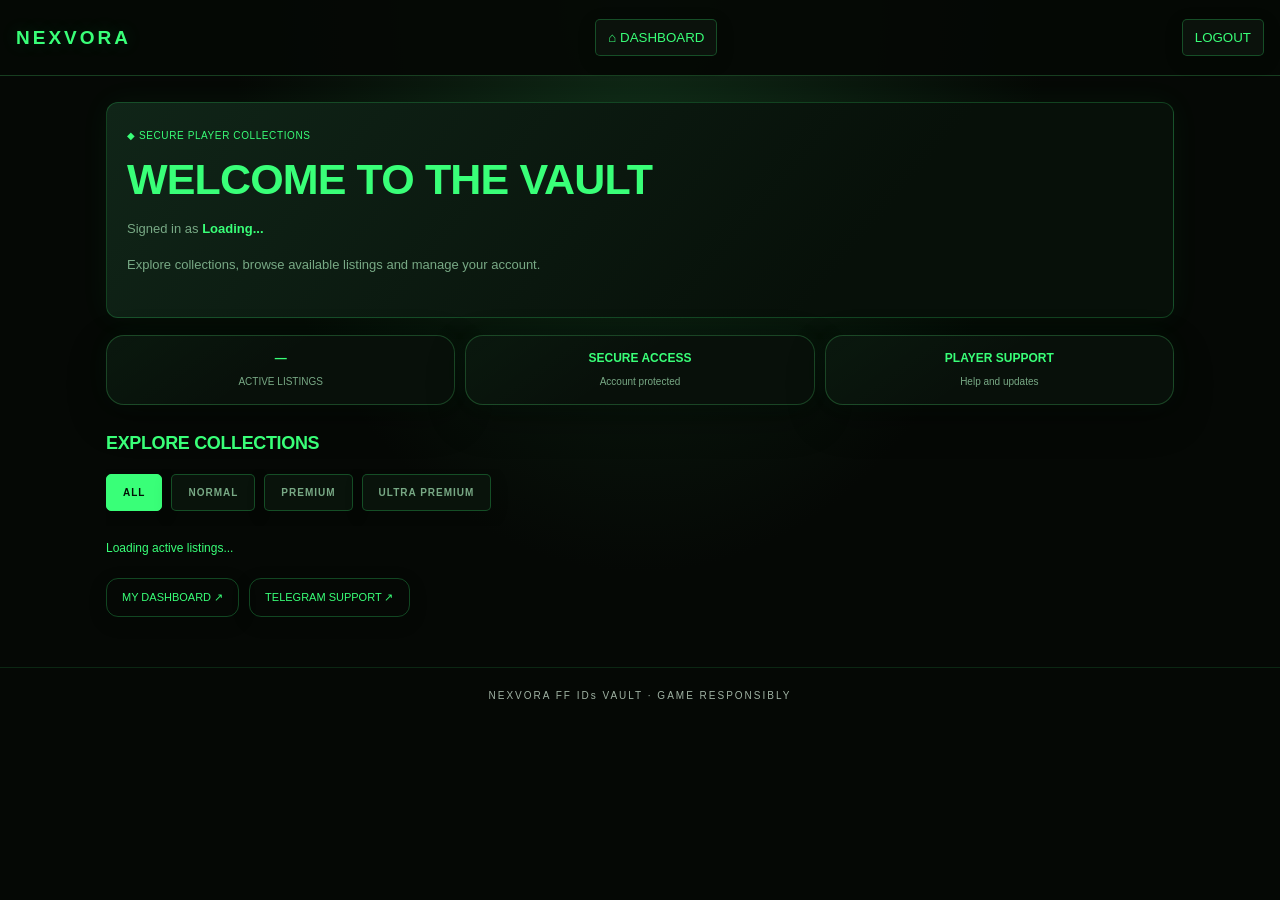
<file: vault.html>
<!DOCTYPE html>
<html lang="en">
<head>
<meta charset="UTF-8">
<meta name="viewport" content="width=device-width, initial-scale=1">
<meta name="theme-color" content="#050805">
<title>NEXVORA | Vault</title>
<style>
:root{--bg:#050805;--panel:#0b120c;--green:#39ff78;--soft:#a0ffb7;--muted:#78a985;--line:#39ff7835}
*{box-sizing:border-box}body{margin:0;background:radial-gradient(ellipse at top,#102a17,transparent 45%),var(--bg);color:var(--soft);font-family:Arial,sans-serif;min-height:100vh}header{display:flex;align-items:center;justify-content:space-between;gap:12px;padding:19px 16px;border-bottom:1px solid #39ff782b;position:sticky;top:0;background:#050805ed;z-index:5;flex-wrap:wrap}.brand{font-weight:900;letter-spacing:3px;font-size:19px;color:var(--green);text-shadow:0 0 15px #39ff7850}.iconbtn{border:1px solid #39ff7840;border-radius:5px;padding:10px 12px;background:#0b120c;color:var(--green);cursor:pointer}main{width:min(1100px,100%);margin:auto;padding:26px 16px 50px}.welcome{border:1px solid var(--line);border-radius:12px;padding:27px 20px;background:linear-gradient(130deg,#102518,#071009 70%);box-shadow:0 0 30px #39ff780d}.eyebrow{font-size:10px;letter-spacing:3px;color:var(--green)}h1{font-size:clamp(27px,6vw,43px);margin:14px 0 10px;color:var(--green)}p{color:var(--muted);font-size:13px;line-height:1.8}.username{color:var(--soft);overflow-wrap:anywhere}.stats{display:grid;grid-template-columns:repeat(3,1fr);gap:10px;margin:17px 0 28px}.stat{padding:15px 9px;border:1px solid #39ff7827;border-radius:7px;background:#08100a;text-align:center}.stat strong{display:block;color:var(--green);font-size:12px;margin-bottom:6px}.stat span{color:var(--muted);font-size:10px}h2{font-size:18px;color:var(--green);letter-spacing:1px}.categories{display:flex;gap:9px;overflow-x:auto;padding:5px 0 15px}.category{flex-shrink:0;border:1px solid #39ff7840;background:#09130b;color:var(--muted);padding:12px 16px;border-radius:5px;font-size:10px;letter-spacing:1px;font-weight:bold;cursor:pointer}.category.active{background:var(--green);color:#031006;border-color:var(--green)}.empty{padding:30px 18px;border:1px dashed #39ff7835;border-radius:8px;text-align:center;background:#08100a}.empty strong{color:var(--green);font-size:14px}.empty p{margin-bottom:0}.actions{display:flex;flex-wrap:wrap;gap:10px;margin-top:20px}.actions a{color:var(--green);text-decoration:none;border:1px solid #39ff7840;padding:12px 15px;border-radius:5px;font-size:11px}#notice{color:var(--green);font-size:12px;line-height:1.7;min-height:18px}.listing-grid{display:grid;grid-template-columns:repeat(auto-fill,minmax(235px,1fr));gap:14px;margin-top:14px}.listing{overflow:hidden;border:1px solid #39ff7830;border-radius:9px;background:linear-gradient(160deg,#0c170e,#060a07);box-shadow:0 8px 24px #0005}.listing img{display:block;width:100%;height:190px;object-fit:cover;background:#08100a}.listing-body{padding:14px}.listing h3{color:var(--green);font-size:16px;margin:0 0 8px;overflow-wrap:anywhere}.listing p{margin:6px 0}.listing .price{font-size:18px;font-weight:bold;color:var(--soft);margin-top:12px}.tag{display:inline-block;border:1px solid #39ff7840;border-radius:4px;padding:5px 7px;margin:3px 4px 0 0;color:var(--muted);font-size:10px}.listing .description{white-space:pre-wrap;overflow-wrap:anywhere}.stat-boxes{display:grid;grid-template-columns:repeat(2,minmax(0,1fr));gap:7px;margin-top:12px}.stat-box{border:1px solid #39ff7840;border-radius:5px;background:#050b06;padding:10px;min-width:0}.stat-box span{display:block;font-size:9px;color:var(--muted);letter-spacing:1px;margin-bottom:6px}.stat-box strong{display:block;font-size:14px;color:var(--soft);overflow-wrap:anywhere}.card-buttons{display:flex;gap:8px;margin-top:13px}.card-buttons button{flex:1;min-width:0;padding:10px 7px;border:1px solid #39ff7855;border-radius:5px;background:#07120a;color:var(--green);font-size:10px;font-weight:bold;cursor:pointer}.card-buttons .buy{background:var(--green);color:#031006}.modal-backdrop{position:fixed;inset:0;background:#000c;z-index:20;display:none;align-items:center;justify-content:center;padding:15px}.modal-backdrop.open{display:flex}.modal{width:min(620px,100%);max-height:90vh;overflow:auto;border:1px solid #39ff7870;border-radius:10px;background:#071009;padding:18px;box-shadow:0 0 35px #39ff7818}.modal-head{display:flex;justify-content:space-between;align-items:center;gap:10px}.modal h2{margin:5px 0 14px}.modal-close{border:1px solid #39ff7840;background:#0b120c;color:var(--green);padding:8px 11px;border-radius:5px}.detail-image{width:100%;max-height:280px;object-fit:contain;background:#030704;border:1px solid #39ff7825;border-radius:6px}.detail-grid{display:grid;grid-template-columns:repeat(2,minmax(0,1fr));gap:8px;margin:14px 0}.detail-field{border:1px solid #39ff7835;background:#050b06;border-radius:5px;padding:11px}.detail-field span{display:block;color:var(--muted);font-size:10px;margin-bottom:6px;letter-spacing:1px}.detail-field strong{display:block;color:var(--soft);font-size:13px;overflow-wrap:anywhere;white-space:pre-wrap}.modal-actions{display:flex;gap:8px;margin-top:14px}.modal-actions button{flex:1}.modal-actions .buy{background:var(--green);color:#031006}.payment-note{border:1px solid #39ff7840;border-radius:6px;padding:12px;color:var(--muted);font-size:12px;line-height:1.7}.listing .listing-body .category-label{font-size:9px;letter-spacing:1px;color:var(--muted)}.listing a.image-link{display:block}.empty[hidden],.listing-grid[hidden]{display:none!important}footer{text-align:center;border-top:1px solid #39ff7820;padding:22px;color:#52795c;font-size:10px;letter-spacing:2px}[hidden]{display:none!important}@media(max-width:600px){.stats{grid-template-columns:1fr}.stat{display:flex;justify-content:space-between;align-items:center;padding:13px 15px}.stat strong{margin:0}header{gap:8px}.brand{margin-right:auto}.iconbtn{padding:9px;font-size:11px}.listing-grid{grid-template-columns:1fr 1fr}.listing img{height:145px}}@media(max-width:360px){.listing-grid{grid-template-columns:1fr}}
</style>
  <link rel="stylesheet" href="nexvora-elite.css?v=1">
</head>
<body>
<header><div class="brand">NEXVORA</div><button class="iconbtn" id="dashboardBtn" type="button">⌂ DASHBOARD</button><button class="iconbtn" id="logoutBtn" type="button">LOGOUT</button></header>
<main>
<section class="welcome"><div class="eyebrow">◆ SECURE PLAYER COLLECTIONS</div><h1>WELCOME TO THE VAULT</h1><p>Signed in as <strong class="username" id="username">Loading...</strong></p><p>Explore collections, browse available listings and manage your account.</p></section>
<section class="stats"><div class="stat"><strong id="totalCount">—</strong><span>ACTIVE LISTINGS</span></div><div class="stat"><strong>SECURE ACCESS</strong><span>Account protected</span></div><div class="stat"><strong>PLAYER SUPPORT</strong><span>Help and updates</span></div></section>
<section><h2>EXPLORE COLLECTIONS</h2><div class="categories" id="categories"><button class="category active" data-category="ALL">ALL</button><button class="category" data-category="NORMAL">NORMAL</button><button class="category" data-category="PREMIUM">PREMIUM</button><button class="category" data-category="ULTRA PREMIUM">ULTRA PREMIUM</button></div><p id="notice" role="status" aria-live="polite">Loading active listings...</p><div class="listing-grid" id="listingGrid" hidden></div><div class="empty" id="emptyState" hidden><strong id="collectionTitle">NO LISTINGS YET</strong><p id="collectionText">Active listings will appear here when available.</p></div></section>
<div class="modal-backdrop" id="detailsModal" role="dialog" aria-modal="true" aria-labelledby="detailsTitle"><div class="modal"><div class="modal-head"><h2 id="detailsTitle">LISTING DETAILS</h2><button class="modal-close" type="button" data-close="detailsModal">✕</button></div><div id="detailsContent"></div><div class="modal-actions"><button type="button" data-close="detailsModal">CLOSE</button><button type="button" class="buy" id="detailsBuyBtn">BUY NOW</button></div></div></div><div class="modal-backdrop" id="paymentModal" role="dialog" aria-modal="true" aria-labelledby="paymentTitle"><div class="modal"><div class="modal-head"><h2 id="paymentTitle">PAYMENT SECTION</h2><button class="modal-close" type="button" data-close="paymentModal">✕</button></div><div id="paymentContent"></div><div class="modal-actions"><button type="button" data-close="paymentModal">BACK</button><button type="button" class="buy" id="continuePaymentBtn">CONTINUE TO PAYMENT</button></div></div></div><div class="actions"><a href="dashboard.html">MY DASHBOARD ↗</a><a href="https://t.me/NEXVORA_X" target="_blank" rel="noopener noreferrer">TELEGRAM SUPPORT ↗</a></div>
</main><footer>NEXVORA FF IDs VAULT · GAME RESPONSIBLY</footer>
<script type="module">
import { createClient } from 'https://esm.sh/@supabase/supabase-js@2';
const supabase = createClient('https://eggcveabpqldhcpzcmcr.supabase.co','sb_publishable_IVWNe_8YmgLmaXUHOymn1Q_t7Kso8Bd');
const $=id=>document.getElementById(id);const usernameEl=$('username'),notice=$('notice'),grid=$('listingGrid'),empty=$('emptyState');let allListings=[],activeCategory='ALL';
function escapeHTML(value){return String(value??'').replace(/[&<>"']/g,ch=>({'&':'&amp;','<':'&lt;','>':'&gt;','"':'&quot;',"'":'&#39;'}[ch]));}
function money(value){const n=Number(value);return Number.isFinite(n)?new Intl.NumberFormat('en-IN',{style:'currency',currency:'INR',maximumFractionDigits:2}).format(n):'Price on request';}
function categoryName(value){return String(value??'').trim().toUpperCase().replace(/[_-]+/g,' ').replace(/\s+/g,' ');}
function imagesFor(row){let values=Array.isArray(row.image_urls)?row.image_urls.filter(Boolean):[];if(!values.length&&row.image_url)values=[row.image_url];return values;}
let selectedListing=null;
function displayValue(value, fallback='Not provided'){return value===null||value===undefined||String(value).trim()===''?fallback:String(value)}
function field(label,value){return `<div class="detail-field"><span>${escapeHTML(label)}</span><strong>${escapeHTML(displayValue(value))}</strong></div>`}
function openModal(id){$(id).classList.add('open');document.body.style.overflow='hidden'}
function closeModal(id){$(id).classList.remove('open');if(!document.querySelector('.modal-backdrop.open'))document.body.style.overflow=''}
function showDetails(id){selectedListing=allListings.find(x=>String(x.id)===String(id));if(!selectedListing)return;const x=selectedListing,imgs=imagesFor(x);$('detailsContent').innerHTML=`${imgs[0]?`<img class="detail-image" src="${escapeHTML(imgs[0])}" alt="Listing image">`:''}<div class="detail-grid">${field('ID / LISTING',x.title||`Listing #${x.id}`)}${field('ID LEVEL',x.level)}${field('RATING',x.rating)}${field('YEARS',x.account_age)}${field('PRICE',x.price==null?'Price on request':money(x.price))}${field('CATEGORY',categoryName(x.category))}${field('RANK',x.rank)}${field('GUN SKINS',x.gun_skins)}${field('ITEMS',x.items)}${field('VAULT COLLECTION',x.vault_collection)}${field('STATUS',x.status)}${field('LISTING ID',x.id)}</div>${x.description?`<div class="detail-field"><span>DESCRIPTION</span><strong>${escapeHTML(x.description)}</strong></div>`:''}${imgs.length>1?`<div class="detail-grid">${imgs.slice(1).map((url,i)=>`<div class="detail-field"><span>IMAGE ${i+2}</span><a href="${escapeHTML(url)}" target="_blank" rel="noopener noreferrer">Open image</a></div>`).join('')}</div>`:''}`;openModal('detailsModal')}
function showPayment(id){selectedListing=allListings.find(x=>String(x.id)===String(id));if(!selectedListing)return;const x=selectedListing;$('paymentContent').innerHTML=`<div class="detail-grid">${field('SELECTED ID',x.title||`Listing #${x.id}`)}${field('ID LEVEL',x.level)}${field('PRICE TO PAY',x.price==null?'Price on request':money(x.price))}</div><p class="payment-note">You are proceeding with this exact listing and price. Tap Continue to Payment to open the payment page. Do not pay any amount different from the displayed listing price.</p>`;closeModal('detailsModal');openModal('paymentModal')}
function render(){const filtered=allListings.filter(item=>activeCategory==='ALL'||categoryName(item.category)===activeCategory);grid.innerHTML='';$('totalCount').textContent=String(allListings.length);if(!filtered.length){grid.hidden=true;empty.hidden=false;$('collectionTitle').textContent=activeCategory==='ALL'?'NO ACTIVE LISTINGS':`NO ${activeCategory} LISTINGS`;$('collectionText').textContent=allListings.length?'No active listings match this category yet.':'Active listings will appear here when the admin publishes them.';return;}empty.hidden=true;grid.hidden=false;for(const item of filtered){const images=imagesFor(item);const img=images[0];const title=item.title||'FF Vault Listing';const card=document.createElement('article');card.className='listing';card.innerHTML=`${img?`<img src="${escapeHTML(img)}" alt="${escapeHTML(title)}" loading="lazy" referrerpolicy="no-referrer">`:''}<div class="listing-body"><h3>${escapeHTML(title)}</h3><span class="category-label">${escapeHTML(categoryName(item.category)||'VAULT')}</span><div class="stat-boxes">${[['ID LEVEL',item.level],['RATING',item.rating],['YEARS',item.account_age],['PRICE',item.price==null?'Price on request':money(item.price)]].map(([label,value])=>`<div class="stat-box"><span>${label}</span><strong>${escapeHTML(displayValue(value))}</strong></div>`).join('')}</div><div class="card-buttons"><button type="button" data-details="${escapeHTML(item.id)}">DETAILS</button><button type="button" class="buy" data-buy="${escapeHTML(item.id)}">BUY NOW</button></div></div>`;grid.appendChild(card);}}
grid.addEventListener('click',event=>{const details=event.target.closest('[data-details]');const buy=event.target.closest('[data-buy]');if(details)showDetails(details.dataset.details);if(buy)showPayment(buy.dataset.buy)});
document.querySelectorAll('[data-close]').forEach(button=>button.addEventListener('click',()=>closeModal(button.dataset.close)));
document.querySelectorAll('.modal-backdrop').forEach(backdrop=>backdrop.addEventListener('click',event=>{if(event.target===backdrop)closeModal(backdrop.id)}));
document.getElementById('detailsBuyBtn').addEventListener('click',()=>{if(selectedListing)showPayment(selectedListing.id)});
document.getElementById('continuePaymentBtn').addEventListener('click',()=>{if(!selectedListing)return;const params=new URLSearchParams({listing_id:String(selectedListing.id),price:String(selectedListing.price??''),title:String(selectedListing.title||'FF Vault Listing')});window.location.href=`payment.html?${params.toString()}`});
document.addEventListener('keydown',event=>{if(event.key==='Escape')document.querySelectorAll('.modal-backdrop.open').forEach(x=>closeModal(x.id))});
async function loadListings(){notice.textContent='Loading active listings...';const {data,error}=await supabase.from('vault_listings').select('id,title,description,category,price,image_url,image_urls,status,level,account_age,rank,gun_skins,items,vault_collection,rating,created_at').eq('status','active').order('created_at',{ascending:false});if(error){console.error('Listings query failed:',error);notice.textContent='Listings could not load. Please refresh later.';allListings=[];render();return;}allListings=data||[];notice.textContent=allListings.length?`${allListings.length} active listing(s) loaded.`:'No active listings published yet.';render();}
async function init(){const {data:{session},error}=await supabase.auth.getSession();if(error||!session){window.location.replace('login.html');return;}const user=session.user;const {data:profile}=await supabase.from('profiles').select('username').eq('id',user.id).maybeSingle();usernameEl.textContent=profile?.username||user.user_metadata?.username||user.email||'Player';$('dashboardBtn').addEventListener('click',()=>window.location.href='dashboard.html');$('logoutBtn').addEventListener('click',async()=>{const button=$('logoutBtn');button.disabled=true;const {error:logoutError}=await supabase.auth.signOut();if(logoutError){notice.textContent='Logout failed. Please try again.';button.disabled=false;return;}window.location.replace('index.html');});await loadListings();}
document.querySelectorAll('.category').forEach(button=>button.addEventListener('click',()=>{document.querySelectorAll('.category').forEach(item=>item.classList.remove('active'));button.classList.add('active');activeCategory=button.dataset.category;render();}));init();
</script>
</body>
  </html>
</file>
<file: nexvora-elite.css>
/* NEXVORA NEON ELITE — additive visual polish; preserves existing page logic */
:root {
  color-scheme: dark;
  --nx-bg: #050805;
  --nx-panel: #0b120c;
  --nx-panel-2: #101a12;
  --nx-line: rgba(91, 255, 132, .22);
  --nx-green: #39ff78;
  --nx-green-soft: #a3ffbb;
  --nx-text: #f2fff5;
  --nx-muted: #a0b3a4;
  --nx-radius: 18px;
  --nx-shadow: 0 14px 38px rgba(0,0,0,.32), 0 0 24px rgba(57,255,120,.045);
}
html { scroll-behavior: smooth; }
body {
  background-color: var(--nx-bg);
  color: var(--nx-text);
  accent-color: var(--nx-green);
  -webkit-tap-highlight-color: transparent;
}
::selection { background: rgba(57,255,120,.28); color: #fff; }
a { color: var(--nx-green-soft); text-underline-offset: 3px; }
a, button, input, select, textarea { transition: border-color .18s ease, background-color .18s ease, color .18s ease, box-shadow .18s ease, transform .18s ease; }
button, .primary, .enter, .actions a, .card-buttons button, .modal-actions button {
  border-radius: 12px;
}
button, .primary, .enter, .actions a, .card-buttons button, .modal-actions button {
  box-shadow: 0 5px 18px rgba(0,0,0,.18);
}
button:hover, .primary:hover, .enter:hover, .actions a:hover, .card-buttons button:hover, .modal-actions button:hover {
  filter: brightness(1.08);
  transform: translateY(-1px);
}
button:active, .primary:active, .enter:active, .actions a:active { transform: translateY(0); }
:focus-visible { outline: 2px solid var(--nx-green); outline-offset: 3px; }
input, select, textarea {
  background: rgba(3,8,4,.86) !important;
  color: var(--nx-text) !important;
  border-color: var(--nx-line) !important;
  border-radius: 11px !important;
}
input:focus, select:focus, textarea:focus {
  border-color: var(--nx-green) !important;
  box-shadow: 0 0 0 3px rgba(57,255,120,.10) !important;
}
.panel, .card, .listing, .listing-card, .order-card, .feature, .stat, .stat-box, .modal, .login-card {
  border-color: var(--nx-line);
  box-shadow: var(--nx-shadow);
}
.panel, .listing, .listing-card, .order-card, .feature, .stat, .stat-box, .modal, .card {
  border-radius: var(--nx-radius);
}
.listing, .listing-card, .order-card, .feature, .panel, .stat, .stat-box {
  background-image: linear-gradient(145deg, rgba(57,255,120,.035), transparent 48%);
}
.listing, .listing-card, .order-card { overflow: hidden; }
.listing img, .preview-images img, .listing-thumb, .detail-image { border-radius: 12px; }
.listing img, .preview-images img, .listing-thumb { object-fit: cover; }
.listing h3, .order-title, h1, h2 { letter-spacing: -.02em; }
h1 span, .brand, .username, .stat strong, .stat-box strong, .listing .price, .order-id { color: var(--nx-green); }
.brand { text-shadow: 0 0 18px rgba(57,255,120,.18); }
.eyebrow, .tag, .status { letter-spacing: .06em; }
.tag, .status { border-radius: 999px; }
.status { padding: 5px 10px; }
.status.completed, .status.paid, .status.delivered { border-color: rgba(57,255,120,.45); }
.empty { border: 1px dashed var(--nx-line); border-radius: var(--nx-radius); padding: 24px; }
.modal-backdrop { backdrop-filter: blur(8px); }
.modal { border: 1px solid var(--nx-line); }
#message, #notice, .notice { border-radius: 12px; }
hr { border-color: var(--nx-line); }
header { border-color: var(--nx-line) !important; }
footer { color: var(--nx-muted); }
@media (max-width: 640px) {
  main { padding-left: 14px; padding-right: 14px; }
  .stats, .grid, .order-grid, .detail-grid, .form-grid { gap: 10px; }
  .listing-grid { grid-template-columns: repeat(2, minmax(0, 1fr)); gap: 12px; }
  .listing-body { padding: 12px; }
  .listing h3 { font-size: 1rem; }
  .card-buttons { gap: 7px; }
  .card-buttons button { padding-left: 8px; padding-right: 8px; }
  .panel, .order-card { padding: 14px; }
}
@media (max-width: 380px) {
  .listing-grid { grid-template-columns: 1fr; }
}
@media (prefers-reduced-motion: no-preference) {
  .listing, .listing-card, .order-card, .feature, .panel { animation: nx-rise .35s ease both; }
  @keyframes nx-rise { from { opacity: .82; transform: translateY(5px); } to { opacity: 1; transform: translateY(0); } }
                                                 }

/* Extra finishing touches */
img { max-width: 100%; }
button, a, input, select, textarea { -webkit-tap-highlight-color: transparent; }
button:disabled { cursor: not-allowed; opacity: .58; transform: none !important; }
.listing:hover, .listing-card:hover, .order-card:hover, .feature:hover {
  border-color: rgba(57,255,120,.42);
  box-shadow: 0 16px 42px rgba(0,0,0,.38), 0 0 22px rgba(57,255,120,.07);
}
@media (prefers-reduced-motion: reduce) {
  *, *::before, *::after { scroll-behavior: auto !important; animation-duration: .01ms !important; animation-iteration-count: 1 !important; transition-duration: .01ms !important; }
}
</file>
